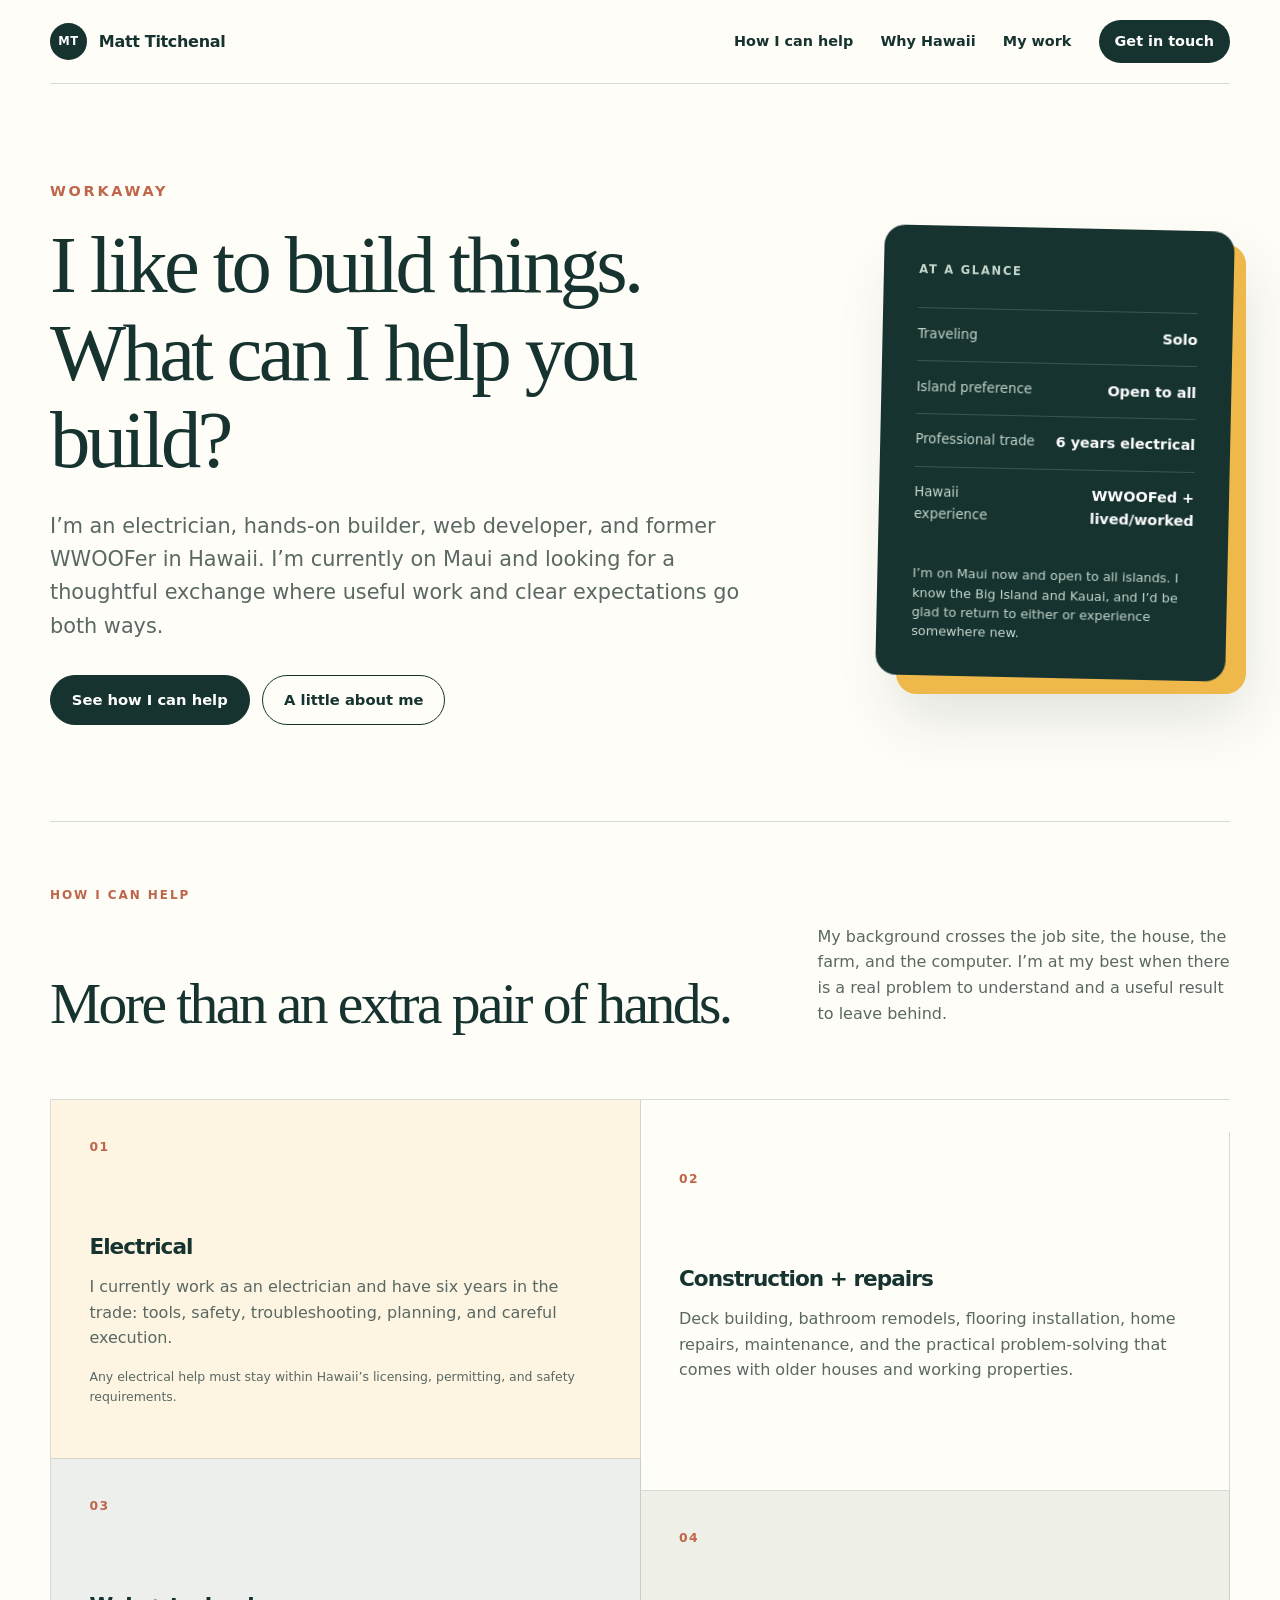
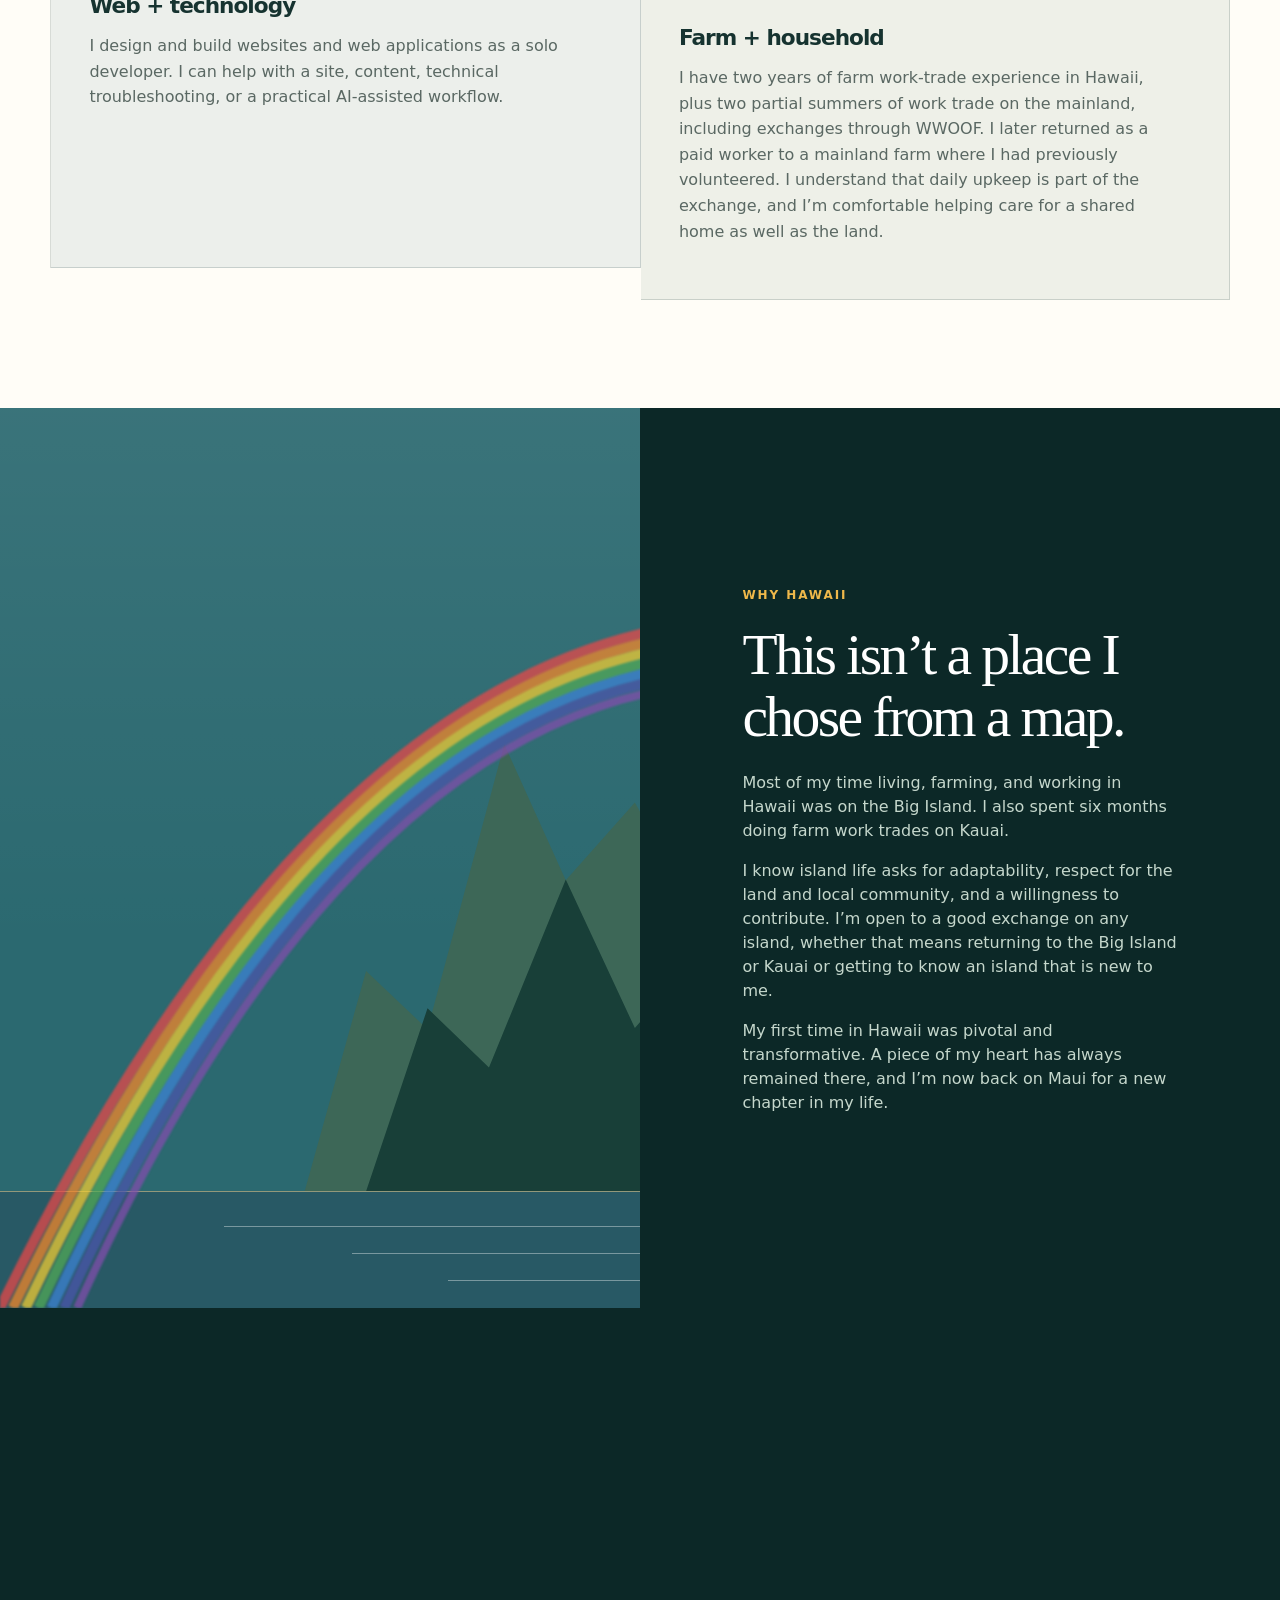
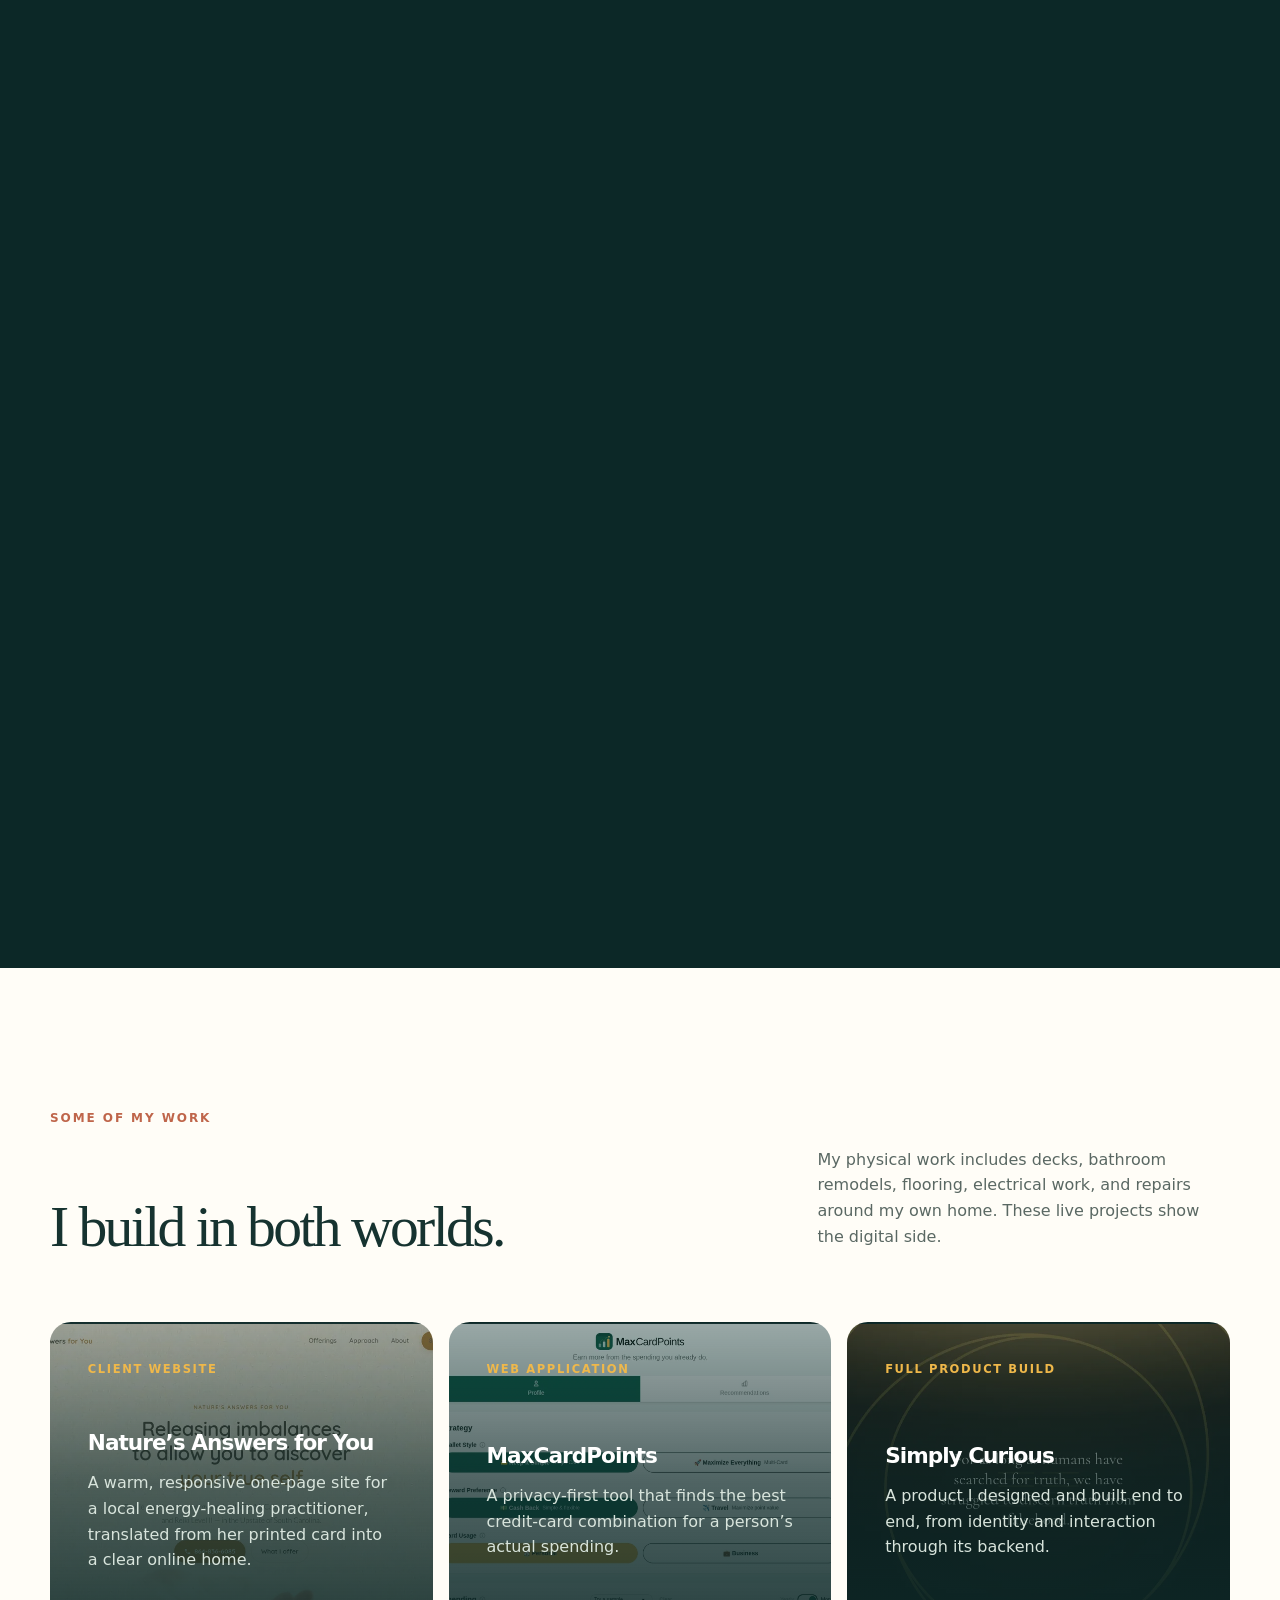
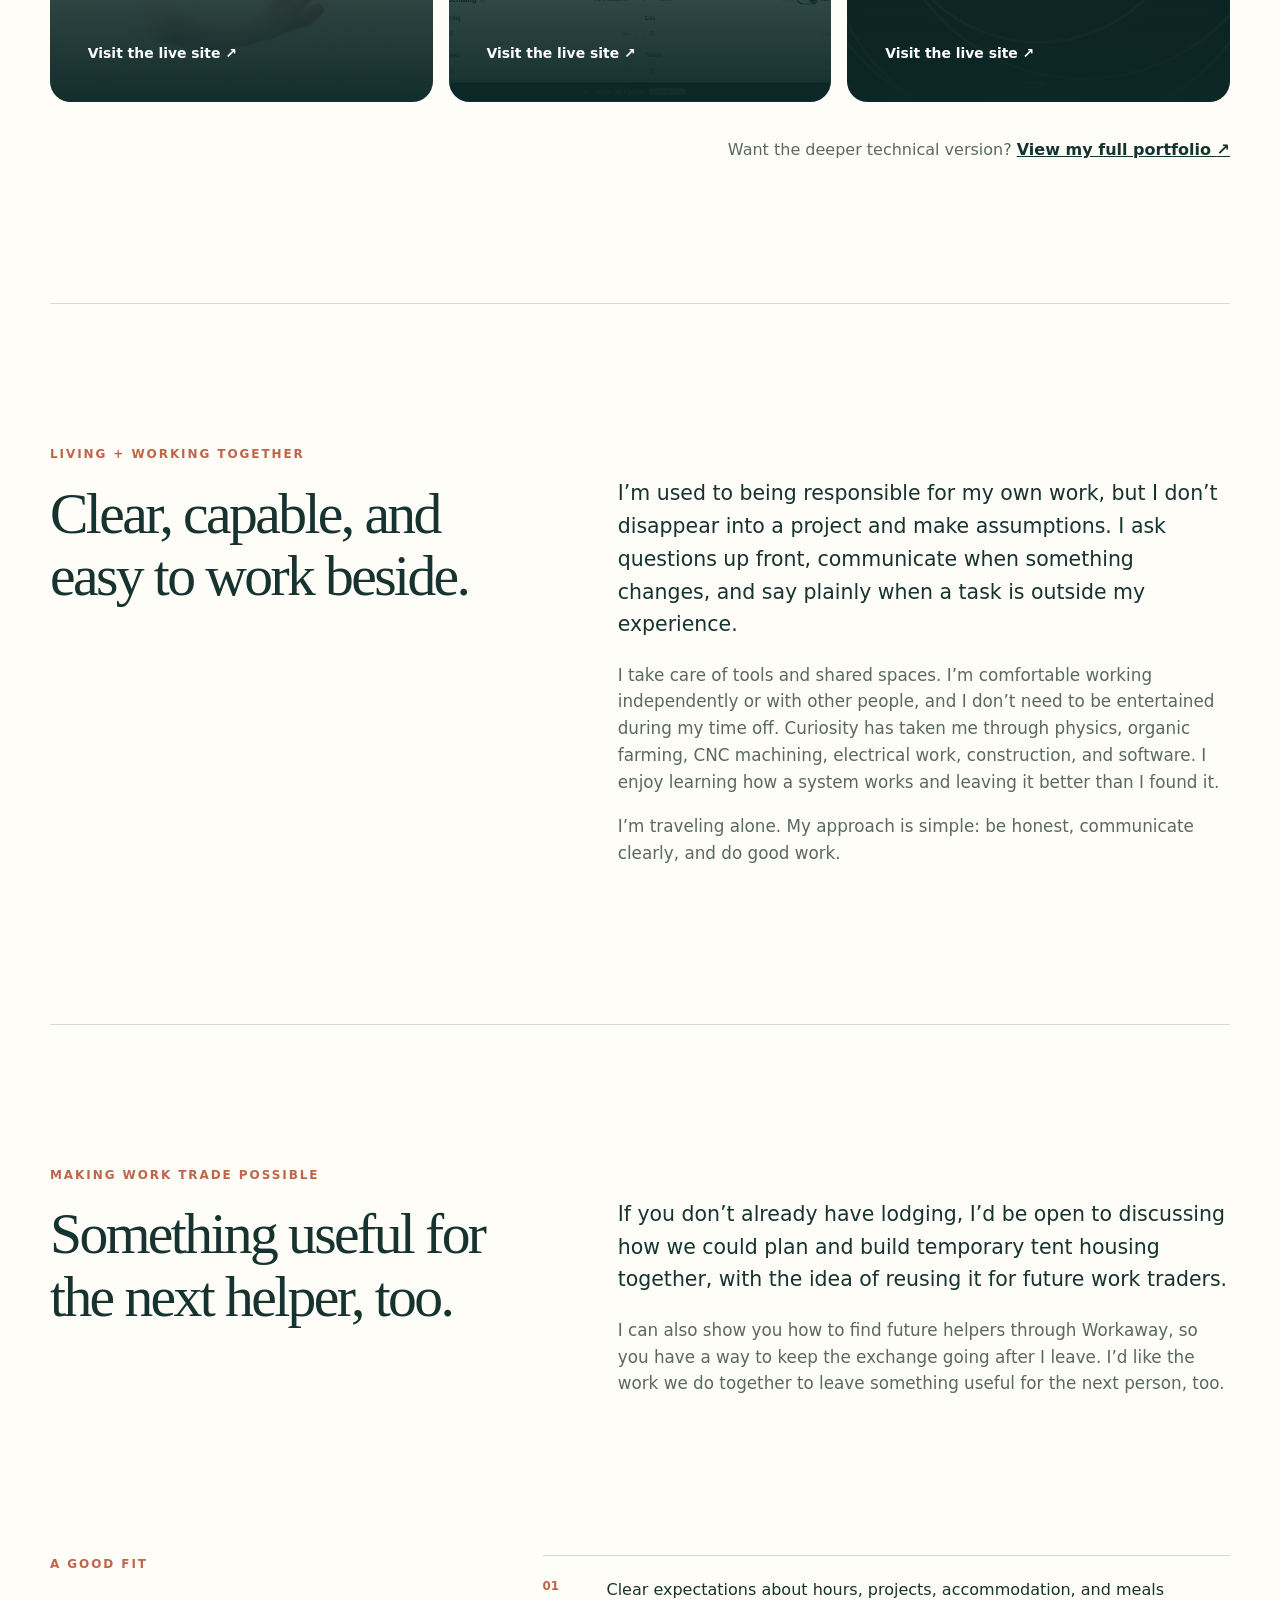
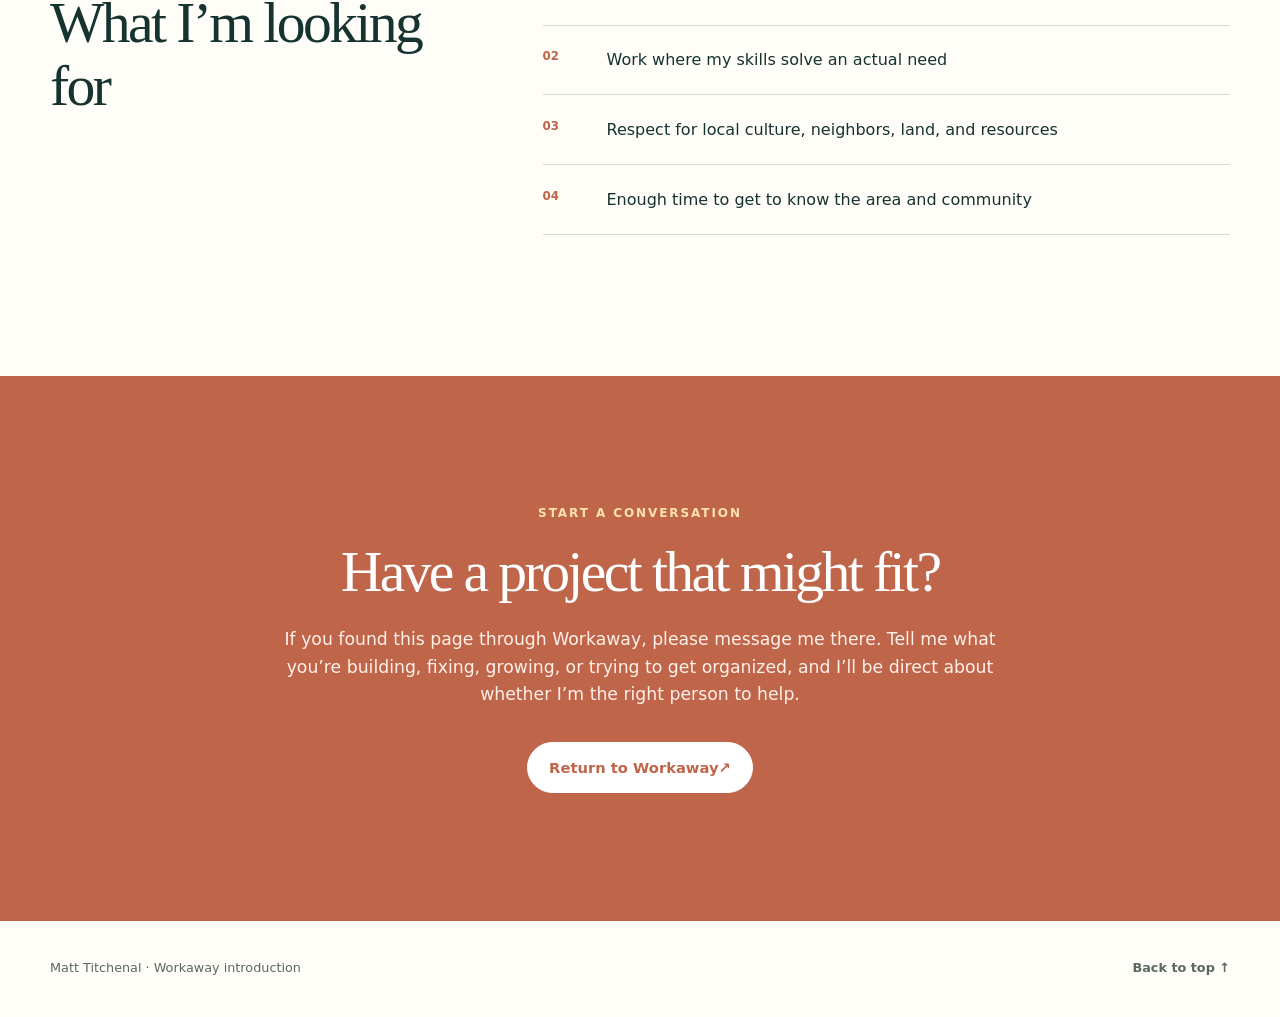
<file: index.html>
<!doctype html>
<html lang="en">
<head>
  <meta charset="UTF-8" />
  <meta name="viewport" content="width=device-width, initial-scale=1" />
  <meta name="theme-color" content="#173c3a" />
  <meta
    name="description"
    content="Matt Titchenal is an electrician, builder, web developer, and former WWOOFer in Hawaii, currently on Maui and looking for a Workaway exchange."
  />
  <title>Matt Titchenal | Workaway in Hawaii</title>
  <link rel="icon" href="assets/favicon.svg" type="image/svg+xml" />
  <link rel="stylesheet" href="styles.css" />
</head>
<body>
  <a class="skip-link" href="#main">Skip to the main content</a>

  <header class="site-header">
    <a class="wordmark" href="#top" aria-label="Matt Titchenal, back to top">
      <span class="wordmark-mark" aria-hidden="true">MT</span>
      <span>Matt Titchenal</span>
    </a>
    <nav aria-label="Main navigation">
      <a href="#skills">How I can help</a>
      <a href="#hawaii">Why Hawaii</a>
      <a href="#work">My work</a>
      <a class="nav-cta" href="#contact">Get in touch</a>
    </nav>
  </header>

  <main id="main">
    <section class="hero" id="top">
      <div class="hero-copy">
        <p class="eyebrow">Workaway</p>
        <h1>I like to build things. What can I help you build?</h1>
        <p class="lede">
          I’m an electrician, hands-on builder, web developer, and former WWOOFer in Hawaii.
          I’m currently on Maui and looking for a thoughtful exchange
          where useful work and clear expectations go both ways.
        </p>
        <div class="hero-actions">
          <a class="button button-primary" href="#skills">See how I can help</a>
          <a class="button button-secondary" href="#about">A little about me</a>
        </div>
      </div>

      <div class="snapshot-wrap">
        <aside class="snapshot" aria-label="At a glance">
          <p class="snapshot-label">At a glance</p>
          <dl>
            <div>
              <dt>Traveling</dt>
              <dd>Solo</dd>
            </div>
            <div>
              <dt>Island preference</dt>
              <dd>Open to all</dd>
            </div>
            <div>
              <dt>Professional trade</dt>
              <dd>6 years electrical</dd>
            </div>
            <div>
              <dt>Hawaii experience</dt>
              <dd>WWOOFed + lived/worked</dd>
            </div>
          </dl>
          <p class="snapshot-note">I’m on Maui now and open to all islands. I know the Big Island and Kauai, and I’d be glad to return to either or experience somewhere new.</p>
        </aside>
      </div>
    </section>

    <section class="section skills-section" id="skills">
      <div class="section-heading">
        <p class="eyebrow">How I can help</p>
        <h2>More than an extra pair of hands.</h2>
        <p>
          My background crosses the job site, the house, the farm, and the computer. I’m at my
          best when there is a real problem to understand and a useful result to leave behind.
        </p>
      </div>

      <div class="skill-grid">
        <article class="skill-card trade-card">
          <span class="skill-number">01</span>
          <h3>Electrical</h3>
          <p>
            I currently work as an electrician and have six years in the trade: tools, safety,
            troubleshooting, planning, and careful execution.
          </p>
          <p class="fine-print">
            Any electrical help must stay within Hawaii’s licensing, permitting, and safety requirements.
          </p>
        </article>

        <article class="skill-card build-card">
          <span class="skill-number">02</span>
          <h3>Construction + repairs</h3>
          <p>
            Deck building, bathroom remodels, flooring installation, home repairs, maintenance,
            and the practical problem-solving that comes with older houses and working properties.
          </p>
        </article>

        <article class="skill-card digital-card">
          <span class="skill-number">03</span>
          <h3>Web + technology</h3>
          <p>
            I design and build websites and web applications as a solo developer. I can help with
            a site, content, technical troubleshooting, or a practical AI-assisted workflow.
          </p>
        </article>

        <article class="skill-card land-card">
          <span class="skill-number">04</span>
          <h3>Farm + household</h3>
          <p>
            I have two years of farm work-trade experience in Hawaii, plus two partial summers of
            work trade on the mainland, including exchanges through WWOOF. I later returned as a
            paid worker to a mainland farm where I had previously volunteered. I understand that
            daily upkeep is part of the exchange, and I’m comfortable helping care for a shared
            home as well as the land.
          </p>
        </article>
      </div>
    </section>

    <section class="section hawaii-section" id="hawaii">
      <div class="island-stage" aria-hidden="true">
        <div class="island-art">
          <div class="sky-bodies">
            <span class="sun"></span>
            <span class="moon"></span>
          </div>
          <span class="ocean"></span>
          <svg class="rainbow" viewBox="0 0 1100 700" preserveAspectRatio="xMinYMax meet">
            <path class="rainbow-red" d="M 0 700 Q 470 -260 1160 500" />
            <path class="rainbow-orange" d="M 10 700 Q 470 -250 1160 510" />
            <path class="rainbow-gold" d="M 20 700 Q 470 -240 1160 520" />
            <path class="rainbow-green" d="M 30 700 Q 470 -230 1160 530" />
            <path class="rainbow-blue" d="M 40 700 Q 470 -220 1160 540" />
            <path class="rainbow-indigo" d="M 50 700 Q 470 -210 1160 550" />
            <path class="rainbow-violet" d="M 60 700 Q 470 -200 1160 560" />
          </svg>
          <span class="sunset-wash"></span>
          <span class="sun-reflection"></span>
          <span class="ridge ridge-back"></span>
          <span class="ridge ridge-front"></span>
          <span class="water-line water-one"></span>
          <span class="water-line water-two"></span>
          <span class="water-line water-three"></span>
        </div>
      </div>

      <div class="hawaii-copy-track">
        <div class="hawaii-copy">
          <p class="eyebrow">Why Hawaii</p>
          <h2>This isn’t a place I chose from a map.</h2>
          <p>
            Most of my time living, farming, and working in Hawaii was on the Big Island. I also
            spent six months doing farm work trades on Kauai.
          </p>
          <p>
            I know island life asks for adaptability, respect for the land and local community,
            and a willingness to contribute. I’m open to a good exchange on any island, whether
            that means returning to the Big Island or Kauai or getting to know an island that is
            new to me.
          </p>
          <p>
            My first time in Hawaii was pivotal and transformative. A piece of my heart has always
            remained there, and I’m now back on Maui for a new chapter in my life.
          </p>
        </div>
      </div>
    </section>

    <section class="section work-section" id="work">
      <div class="section-heading">
        <p class="eyebrow">Some of my work</p>
        <h2>I build in both worlds.</h2>
        <p>
          My physical work includes decks, bathroom remodels, flooring, electrical work, and
          repairs around my own home. These live projects show the digital side.
        </p>
      </div>

      <div class="work-grid">
        <a class="work-card work-card-natures" href="https://naturesanswers4u.org" target="_blank" rel="noreferrer">
          <span class="work-type">Client website</span>
          <h3>Nature’s Answers for You</h3>
          <p>
            A warm, responsive one-page site for a local energy-healing practitioner, translated
            from her printed card into a clear online home.
          </p>
          <span class="work-link">Visit the live site <span aria-hidden="true">↗</span></span>
        </a>

        <a class="work-card work-card-maxcard" href="https://maxcardpoints.com" target="_blank" rel="noreferrer">
          <span class="work-type">Web application</span>
          <h3>MaxCardPoints</h3>
          <p>A privacy-first tool that finds the best credit-card combination for a person’s actual spending.</p>
          <span class="work-link">Visit the live site <span aria-hidden="true">↗</span></span>
        </a>

        <a class="work-card work-card-simply" href="https://iamsimplycurious.com" target="_blank" rel="noreferrer">
          <span class="work-type">Full product build</span>
          <h3>Simply Curious</h3>
          <p>A product I designed and built end to end, from identity and interaction through its backend.</p>
          <span class="work-link">Visit the live site <span aria-hidden="true">↗</span></span>
        </a>
      </div>

      <p class="portfolio-link">
        Want the deeper technical version?
        <a href="https://themtset.github.io" target="_blank" rel="noreferrer">View my full portfolio <span aria-hidden="true">↗</span></a>
      </p>
    </section>

    <section class="section about-section" id="about">
      <div class="about-intro">
        <p class="eyebrow">Living + working together</p>
        <h2>Clear, capable, and easy to work beside.</h2>
      </div>

      <div class="about-body">
        <p>
          I’m used to being responsible for my own work, but I don’t disappear into a project and
          make assumptions. I ask questions up front, communicate when something changes, and say
          plainly when a task is outside my experience.
        </p>
        <p>
          I take care of tools and shared spaces. I’m comfortable working independently or with
          other people, and I don’t need to be entertained during my time off. Curiosity has taken
          me through physics, organic farming, CNC machining, electrical work, construction, and
          software. I enjoy learning how a system works and leaving it better than I found it.
        </p>
        <p>
          I’m traveling alone. My approach is simple: be honest, communicate clearly, and do
          good work.
        </p>
      </div>
    </section>

    <section class="section about-section" id="hosting">
      <div class="about-intro">
        <p class="eyebrow">Making work trade possible</p>
        <h2>Something useful for the next helper, too.</h2>
      </div>

      <div class="about-body">
        <p>
          If you don’t already have lodging, I’d be open to discussing how we could plan and
          build temporary tent housing together, with the idea of reusing it for future work
          traders.
        </p>
        <p>
          I can also show you how to find future helpers through Workaway, so you have a way to
          keep the exchange going after I leave. I’d like the work we do together to leave
          something useful for the next person, too.
        </p>
      </div>
    </section>

    <section class="section fit-section">
      <div>
        <p class="eyebrow">A good fit</p>
        <h2>What I’m looking for</h2>
      </div>
      <ul class="fit-list">
        <li><span>01</span>Clear expectations about hours, projects, accommodation, and meals</li>
        <li><span>02</span>Work where my skills solve an actual need</li>
        <li><span>03</span>Respect for local culture, neighbors, land, and resources</li>
        <li><span>04</span>Enough time to get to know the area and community</li>
      </ul>
    </section>

    <section class="contact-section" id="contact">
      <p class="eyebrow">Start a conversation</p>
      <h2>Have a project that might fit?</h2>
      <p>
        If you found this page through Workaway, please message me there. Tell me what you’re
        building, fixing, growing, or trying to get organized, and I’ll be direct about whether
        I’m the right person to help.
      </p>
      <a class="button button-light" href="https://www.workaway.info/" target="_blank" rel="noreferrer">Return to Workaway <span aria-hidden="true">↗</span></a>
    </section>
  </main>

  <footer>
    <p>Matt Titchenal · Workaway introduction</p>
    <a href="#top">Back to top ↑</a>
  </footer>
  <script src="script.js"></script>
</body>
</html>
</file>
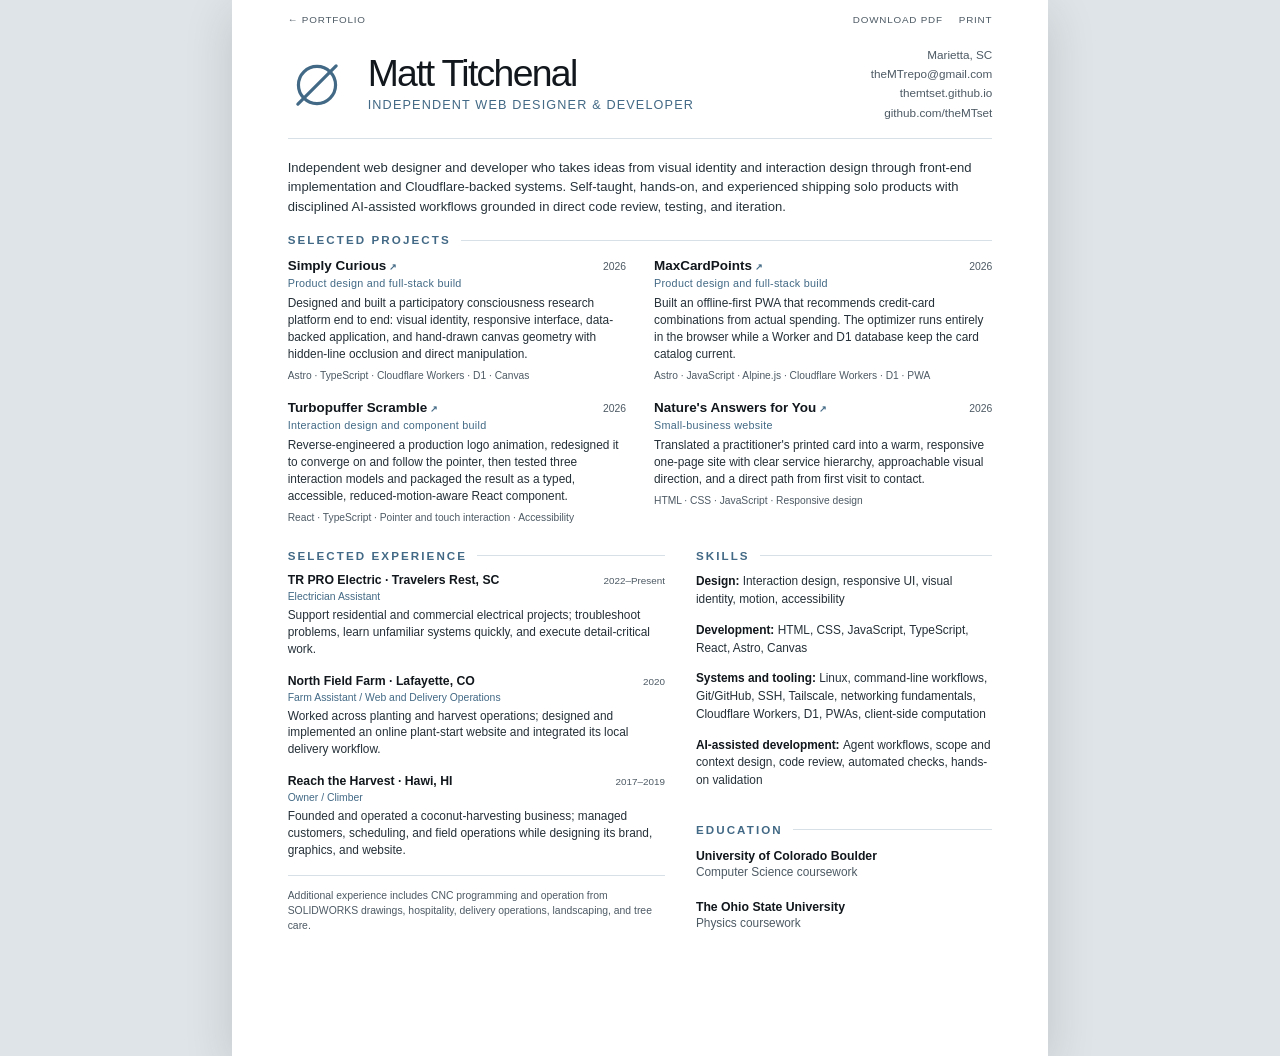
<file: resume.html>
<!doctype html>
<html lang="en">
<head>
  <meta charset="utf-8" />
  <meta name="viewport" content="width=device-width, initial-scale=1" />
  <meta name="description" content="Web designer and developer resume for Matt Titchenal." />
  <title>Matt Titchenal | Resume</title>
  <style>
    :root {
      --ink: #11171c;
      --soft: #4d5a64;
      --cold: #426985;
      --line: #d7e0e6;
      --paper: #fff;
    }

    * { box-sizing: border-box; }

    @page { size: letter; margin: 0; }

    html {
      color: var(--ink);
      background: #dfe4e8;
      font-family: Arial, sans-serif;
      font-size: 10pt;
      -webkit-print-color-adjust: exact;
      print-color-adjust: exact;
    }

    body {
      position: relative;
      width: min(8.5in, 100%);
      min-height: 11in;
      margin: 0 auto;
      padding: .5in .58in .46in;
      background: var(--paper);
    }

    a { color: inherit; text-decoration: none; }

    .actions {
      position: absolute;
      top: 14px;
      right: .58in;
      left: .58in;
      display: flex;
      align-items: center;
      justify-content: space-between;
      gap: 16px;
      color: var(--soft);
      font: 500 7.4pt/1.2 Arial, sans-serif;
      letter-spacing: .08em;
      text-transform: uppercase;
    }

    .action-group {
      display: flex;
      align-items: center;
      gap: 16px;
    }

    .actions :is(a, button) {
      padding: 0 0 2px;
      color: inherit;
      font: inherit;
      letter-spacing: inherit;
      text-transform: inherit;
      background: transparent;
      border: 0;
      border-bottom: 1px solid transparent;
      cursor: pointer;
    }

    .actions :is(a, button):hover,
    .actions :is(a, button):focus-visible {
      color: var(--cold);
      border-bottom-color: var(--cold);
      outline: none;
    }

    .header {
      display: grid;
      grid-template-columns: 62px minmax(0, 1fr) auto;
      gap: 18px;
      align-items: center;
      padding-bottom: 16px;
      border-bottom: 1px solid var(--line);
    }

    .mark {
      width: 58px;
      height: 58px;
      color: var(--cold);
    }

    .mark :is(circle, line) {
      fill: none;
      stroke: currentColor;
      stroke-linecap: round;
      stroke-width: 5.5;
    }

    h1 {
      margin: 0;
      font: 500 28pt/.95 Arial, sans-serif;
      letter-spacing: -.045em;
    }

    .role {
      margin: 7px 0 0;
      color: var(--cold);
      font: 500 9.5pt/1.2 Arial, sans-serif;
      letter-spacing: .09em;
      text-transform: uppercase;
    }

    .contact {
      display: grid;
      gap: 4px;
      justify-items: end;
      color: var(--soft);
      font-size: 8.8pt;
      line-height: 1.25;
    }

    .contact a {
      border-bottom: 1px solid transparent;
    }

    .contact a:hover { border-color: var(--cold); color: var(--cold); }

    .summary {
      margin: 19px 0 18px;
      color: #26323a;
      font-size: 9.8pt;
      line-height: 1.5;
    }

    .section-title {
      display: flex;
      align-items: center;
      gap: 10px;
      margin: 0 0 12px;
      color: var(--cold);
      font: 600 8.7pt/1 Arial, sans-serif;
      letter-spacing: .18em;
      text-transform: uppercase;
    }

    .section-title::after {
      height: 1px;
      flex: 1;
      background: var(--line);
      content: "";
    }

    .projects {
      display: grid;
      grid-template-columns: 1fr 1fr;
      gap: 18px 28px;
    }

    .project {
      break-inside: avoid;
    }

    .project-head,
    .job-head {
      display: flex;
      align-items: baseline;
      justify-content: space-between;
      gap: 10px;
    }

    .project h3,
    .job h3 {
      margin: 0;
      font: 600 10.1pt/1.2 Arial, sans-serif;
    }

    .project h3 a::after {
      color: var(--cold);
      content: "  ↗";
      font-size: 7pt;
    }

    .year {
      flex: none;
      color: var(--soft);
      font-size: 7.8pt;
      font-weight: 500;
    }

    .project-role {
      margin: 3px 0 6px;
      color: var(--cold);
      font-size: 8.1pt;
      font-weight: 500;
      letter-spacing: .025em;
    }

    .project-copy,
    .job-copy,
    .compact-copy {
      margin: 0;
      color: #253038;
      font-size: 8.9pt;
      line-height: 1.43;
    }

    .stack {
      margin: 6px 0 0;
      color: var(--soft);
      font-size: 7.7pt;
      font-weight: 500;
      line-height: 1.3;
    }

    .lower {
      display: grid;
      grid-template-columns: 1.12fr .88fr;
      gap: 31px;
      margin-top: 25px;
    }

    .job + .job { margin-top: 16px; }

    .job h3 { font-size: 9.2pt; }

    .job-meta {
      flex: none;
      color: var(--soft);
      font-size: 7.4pt;
      font-weight: 500;
      white-space: nowrap;
    }

    .job-role {
      margin: 3px 0 5px;
      color: var(--cold);
      font-size: 7.8pt;
      font-weight: 500;
    }

    .additional {
      margin: 16px 0 0;
      padding-top: 12px;
      color: var(--soft);
      font-size: 7.8pt;
      line-height: 1.45;
      border-top: 1px solid var(--line);
    }

    .side-section + .side-section { margin-top: 34px; }

    .skill-list {
      display: grid;
      gap: 13px;
      margin: 0;
    }

    .skill-list div {
      color: #253038;
      font-size: 8.9pt;
      line-height: 1.5;
    }

    .skill-list dt {
      display: inline;
      color: var(--ink);
      font-weight: 600;
    }

    .skill-list dd { display: inline; margin: 0; }

    .education-item + .education-item { margin-top: 18px; }

    .education-item strong {
      display: block;
      font: 600 9.2pt/1.35 Arial, sans-serif;
    }

    .education-item span {
      color: var(--soft);
      font-size: 8.9pt;
      line-height: 1.4;
    }

    @media screen {
      body { box-shadow: 0 12px 45px rgba(24, 35, 43, .16); }
    }

    @media screen and (max-width: 720px) {
      body {
        width: 100%;
        min-height: 100vh;
        padding: 24px 20px 40px;
      }

      .actions {
        position: static;
        margin-bottom: 24px;
      }

      .header {
        grid-template-columns: 48px minmax(0, 1fr);
        gap: 14px;
      }

      .mark { width: 46px; height: 46px; }
      h1 { font-size: 22pt; }
      .role { font-size: 8.2pt; }

      .contact {
        grid-column: 1 / -1;
        justify-items: start;
        margin-top: 3px;
      }

      .summary { margin: 17px 0; }
      .projects { grid-template-columns: 1fr; gap: 20px; }
      .lower { grid-template-columns: 1fr; gap: 30px; margin-top: 24px; }
      .side-section + .side-section { margin-top: 24px; }
    }

    @media print {
      html { background: #fff; }
      body {
        width: 8.5in;
        min-height: 11in;
        padding: .5in .58in .46in;
        box-shadow: none;
      }
      .actions { display: none; }
    }
  </style>
</head>
<body>
  <!-- Public resume: keep the phone number in the ignored application files only. The PDF
       download is generated from this page's print view and must follow the same boundary. -->
  <nav class="actions" aria-label="Resume actions">
    <a href="./">← Portfolio</a>
    <span class="action-group">
      <a href="assets/Matt_Titchenal_Resume.pdf" download>Download PDF</a>
      <button type="button" onclick="window.print()">Print</button>
    </span>
  </nav>

  <header class="header">
    <svg class="mark" viewBox="0 0 100 100" aria-label="Empty-set mark" role="img">
      <circle cx="50" cy="50" r="32" />
      <line x1="17" y1="83" x2="83" y2="17" />
    </svg>
    <div>
      <h1>Matt Titchenal</h1>
      <p class="role">Independent Web Designer &amp; Developer</p>
    </div>
    <div class="contact">
      <span>Marietta, SC</span>
      <a href="mailto:theMTrepo@gmail.com">theMTrepo@gmail.com</a>
      <a href="https://themtset.github.io">themtset.github.io</a>
      <a href="https://github.com/theMTset">github.com/theMTset</a>
    </div>
  </header>

  <p class="summary">Independent web designer and developer who takes ideas from visual identity and interaction design through front-end implementation and Cloudflare-backed systems. Self-taught, hands-on, and experienced shipping solo products with disciplined AI-assisted workflows grounded in direct code review, testing, and iteration.</p>

  <main>
    <section aria-labelledby="projects-title">
      <h2 class="section-title" id="projects-title">Selected Projects</h2>
      <div class="projects">
        <article class="project">
          <div class="project-head">
            <h3><a href="https://iamsimplycurious.com">Simply Curious</a></h3>
            <span class="year">2026</span>
          </div>
          <p class="project-role">Product design and full-stack build</p>
          <p class="project-copy">Designed and built a participatory consciousness research platform end to end: visual identity, responsive interface, data-backed application, and hand-drawn canvas geometry with hidden-line occlusion and direct manipulation.</p>
          <p class="stack">Astro · TypeScript · Cloudflare Workers · D1 · Canvas</p>
        </article>

        <article class="project">
          <div class="project-head">
            <h3><a href="https://maxcardpoints.com">MaxCardPoints</a></h3>
            <span class="year">2026</span>
          </div>
          <p class="project-role">Product design and full-stack build</p>
          <p class="project-copy">Built an offline-first PWA that recommends credit-card combinations from actual spending. The optimizer runs entirely in the browser while a Worker and D1 database keep the card catalog current.</p>
          <p class="stack">Astro · JavaScript · Alpine.js · Cloudflare Workers · D1 · PWA</p>
        </article>

        <article class="project">
          <div class="project-head">
            <h3><a href="https://github.com/theMTset/scramble-text-interaction">Turbopuffer Scramble</a></h3>
            <span class="year">2026</span>
          </div>
          <p class="project-role">Interaction design and component build</p>
          <p class="project-copy">Reverse-engineered a production logo animation, redesigned it to converge on and follow the pointer, then tested three interaction models and packaged the result as a typed, accessible, reduced-motion-aware React component.</p>
          <p class="stack">React · TypeScript · Pointer and touch interaction · Accessibility</p>
        </article>

        <article class="project">
          <div class="project-head">
            <h3><a href="http://naturesanswers4u.org">Nature's Answers for You</a></h3>
            <span class="year">2026</span>
          </div>
          <p class="project-role">Small-business website</p>
          <p class="project-copy">Translated a practitioner's printed card into a warm, responsive one-page site with clear service hierarchy, approachable visual direction, and a direct path from first visit to contact.</p>
          <p class="stack">HTML · CSS · JavaScript · Responsive design</p>
        </article>
      </div>
    </section>

    <div class="lower">
      <section aria-labelledby="experience-title">
        <h2 class="section-title" id="experience-title">Selected Experience</h2>

        <article class="job">
          <div class="job-head">
            <h3>TR PRO Electric · Travelers Rest, SC</h3>
            <span class="job-meta">2022–Present</span>
          </div>
          <p class="job-role">Electrician Assistant</p>
          <p class="job-copy">Support residential and commercial electrical projects; troubleshoot problems, learn unfamiliar systems quickly, and execute detail-critical work.</p>
        </article>

        <article class="job">
          <div class="job-head">
            <h3>North Field Farm · Lafayette, CO</h3>
            <span class="job-meta">2020</span>
          </div>
          <p class="job-role">Farm Assistant / Web and Delivery Operations</p>
          <p class="job-copy">Worked across planting and harvest operations; designed and implemented an online plant-start website and integrated its local delivery workflow.</p>
        </article>

        <article class="job">
          <div class="job-head">
            <h3>Reach the Harvest · Hawi, HI</h3>
            <span class="job-meta">2017–2019</span>
          </div>
          <p class="job-role">Owner / Climber</p>
          <p class="job-copy">Founded and operated a coconut-harvesting business; managed customers, scheduling, and field operations while designing its brand, graphics, and website.</p>
        </article>

        <p class="additional">Additional experience includes CNC programming and operation from SOLIDWORKS drawings, hospitality, delivery operations, landscaping, and tree care.</p>
      </section>

      <aside>
        <section class="side-section" aria-labelledby="skills-title">
          <h2 class="section-title" id="skills-title">Skills</h2>
          <dl class="skill-list">
            <div><dt>Design:</dt> <dd>Interaction design, responsive UI, visual identity, motion, accessibility</dd></div>
            <div><dt>Development:</dt> <dd>HTML, CSS, JavaScript, TypeScript, React, Astro, Canvas</dd></div>
            <div><dt>Systems and tooling:</dt> <dd>Linux, command-line workflows, Git/GitHub, SSH, Tailscale, networking fundamentals, Cloudflare Workers, D1, PWAs, client-side computation</dd></div>
            <div><dt>AI-assisted development:</dt> <dd>Agent workflows, scope and context design, code review, automated checks, hands-on validation</dd></div>
          </dl>
        </section>

        <section class="side-section" aria-labelledby="education-title">
          <h2 class="section-title" id="education-title">Education</h2>
          <div class="education-item">
            <strong>University of Colorado Boulder</strong>
            <span>Computer Science coursework</span>
          </div>
          <div class="education-item">
            <strong>The Ohio State University</strong>
            <span>Physics coursework</span>
          </div>
        </section>
      </aside>
    </div>
  </main>
</body>
</html>
</file>
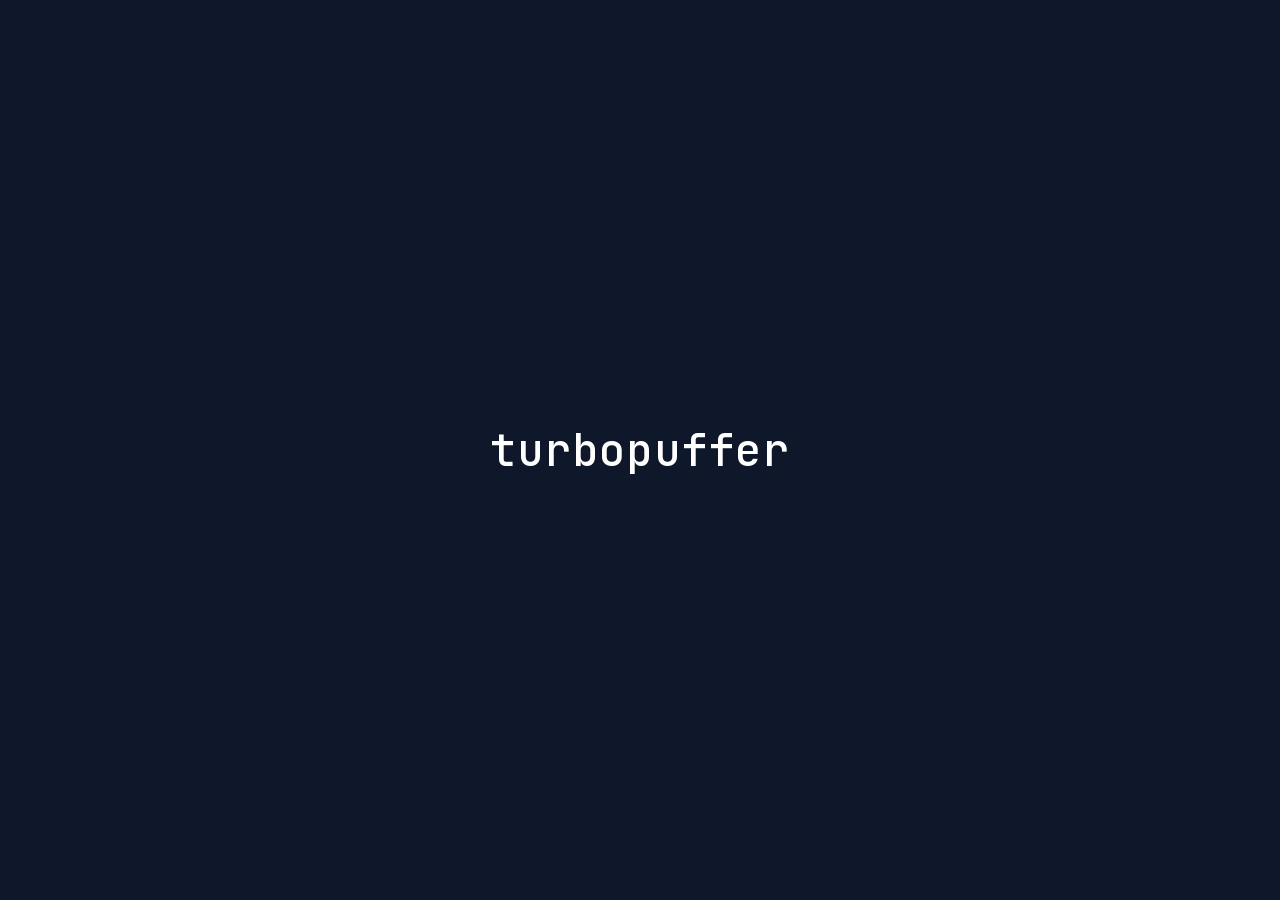
<file: assets/work/scramble-text.html>
<!doctype html>
<html lang="en">
<head>
<meta charset="utf-8" />
<title>ScrambleText</title>
<style>
  @font-face {
    font-family: "JetBrains Mono Local";
    font-weight: 500;
    font-style: normal;
    font-display: swap;
    src: url([data-uri]) format("woff2");
  }
  html, body {
    margin: 0;
    height: 100%;
    background: #0f172a;
    display: flex;
    align-items: center;
    justify-content: center;
  }
  .stage {
    font-family: "JetBrains Mono Local", ui-monospace, SFMono-Regular, Menlo, Consolas, monospace;
    font-size: clamp(28px, 8vw, 44px);
    font-weight: 500;
    color: #ffffff;
    cursor: pointer;
    user-select: none;
    touch-action: none;
    white-space: pre;
  }
  .stage span { display: inline-block; min-width: 0.62em; }
</style>
</head>
<body>
<div class="stage" id="trail"></div>
<script>
  var CHARS = "0123456789&%$#@";
  var TEXT = "turbopuffer";
  var FLICKER_MS = 450;
  var RELEASE_MS = 2000;
  var STEP_MS = 80;
  var EMULATED_MOUSE_GUARD_MS = 1200;

  var container = document.getElementById("trail");
  var charEls = TEXT.split("").map(function (ch) {
    var span = document.createElement("span");
    span.textContent = ch;
    container.appendChild(span);
    return span;
  });

  var resolveAt = new Array(TEXT.length).fill(-Infinity);
  var hoverIndex = -1;
  var ignoreMouseUntil = -Infinity;
  var rafId = null;

  function randomChar() {
    return CHARS.charAt(Math.floor(Math.random() * CHARS.length));
  }

  function render() {
    var now = performance.now();
    var active = false;
    for (var i = 0; i < TEXT.length; i++) {
      if (i === hoverIndex || now < resolveAt[i]) {
        charEls[i].textContent = randomChar();
        active = true;
      } else {
        charEls[i].textContent = TEXT[i];
      }
    }
    rafId = active ? requestAnimationFrame(render) : null;
  }

  function ensureLoop() {
    if (rafId == null) rafId = requestAnimationFrame(render);
  }

  function indexFromX(clientX) {
    var rect = container.getBoundingClientRect();
    var charWidth = rect.width / TEXT.length;
    return Math.min(TEXT.length - 1, Math.max(0, Math.floor((clientX - rect.left) / charWidth)));
  }

  function staggerFrom(entryIndex, includeEntry) {
    var now = performance.now();
    var order = [];
    for (var i = 0; i < TEXT.length; i++) {
      if (includeEntry || i !== entryIndex) order.push(i);
    }
    order.sort(function (a, b) { return Math.abs(b - entryIndex) - Math.abs(a - entryIndex); });
    order.forEach(function (idx, rank) { resolveAt[idx] = now + (rank + 1) * STEP_MS; });
  }

  function rippleInto(entryIndex) {
    staggerFrom(entryIndex, false);
    hoverIndex = entryIndex;
    ensureLoop();
  }

  function moveHoverTo(idx) {
    if (idx === hoverIndex) return;
    var now = performance.now();
    var prev = hoverIndex === -1 ? idx : hoverIndex;
    var lo = Math.min(prev, idx), hi = Math.max(prev, idx);
    for (var i = lo; i <= hi; i++) {
      if (i !== idx) resolveAt[i] = now + FLICKER_MS;
    }
    hoverIndex = idx;
    ensureLoop();
  }

  function handleMove(clientX) {
    var idx = indexFromX(clientX);
    if (hoverIndex === -1) rippleInto(idx); else moveHoverTo(idx);
  }

  function releaseHover() {
    if (hoverIndex === -1) return;
    resolveAt[hoverIndex] = performance.now() + RELEASE_MS;
    hoverIndex = -1;
    ensureLoop();
  }

  function markTouchInput() {
    ignoreMouseUntil = performance.now() + EMULATED_MOUSE_GUARD_MS;
  }

  container.addEventListener("mouseenter", function (e) {
    if (performance.now() >= ignoreMouseUntil) rippleInto(indexFromX(e.clientX));
  });
  container.addEventListener("mousemove", function (e) {
    if (performance.now() >= ignoreMouseUntil) handleMove(e.clientX);
  });
  container.addEventListener("mouseleave", releaseHover);
  container.addEventListener("touchstart", function (e) {
    markTouchInput();
    if (e.touches[0]) rippleInto(indexFromX(e.touches[0].clientX));
  }, { passive: true });
  container.addEventListener("touchmove", function (e) {
    markTouchInput();
    if (e.touches[0]) handleMove(e.touches[0].clientX);
  }, { passive: true });
  container.addEventListener("touchend", function () {
    markTouchInput();
    releaseHover();
  });
  container.addEventListener("touchcancel", function () {
    markTouchInput();
    releaseHover();
  });

  staggerFrom(Math.floor(TEXT.length / 2), true);
  ensureLoop();
</script>
</body>
</html>
</file>
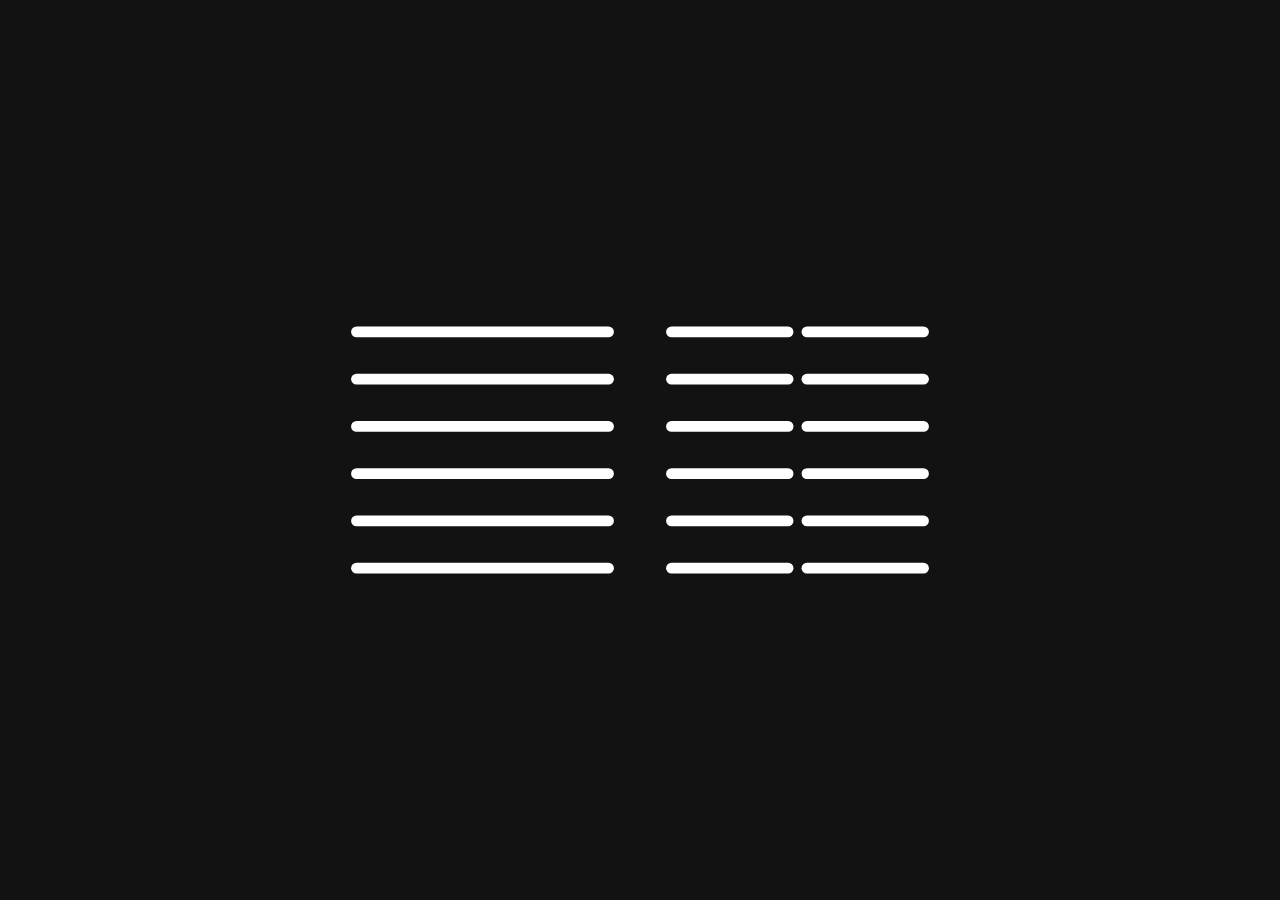
<file: assets/work/star-tetrahedron-ambient.html>
<!doctype html>
<html lang="en">
<head>
  <meta charset="utf-8" />
  <meta name="viewport" content="width=device-width, initial-scale=1" />
  <title>Interactive star tetrahedron</title>
  <!-- Generated from simply-curious/website 24f95c0314782f69706d2ec114fcafd67c1b9cfe. The source renderer and
       hidden-line implementation are preserved; this portfolio mode receives a smooth, automatic
       playhead whose speed and direction respond to page scroll, then hands the completed shape
       to ambient spin and direct orbit. -->
  <style>
    :root { color-scheme: dark; }
    html, body {
      width: 100%;
      height: 100%;
      margin: 0;
      overflow: hidden;
      background: transparent;
    }
    body {
      --mark-color: #fff;
      --bg: #020406;
      --thr-bg: #020406;
      --thr-gold: #fff;
    }
  .star-tetra-container {
    position: relative;
    display: flex;
    justify-content: center;
    align-items: center;
    width: 100%;
    /* Leave more breathing room around the geometry on desktop. The earlier -3rem overlap made
       the surrounding hero copy crowd the animation. */
    margin-top: -1.25rem;
    margin-bottom: -1.25rem;
  }
  /* The stage carries the sizing the canvas used to carry, so the canvas can simply fill it and
     the button can anchor to its corner. Size changes are driven by a FLIP transform in script
     rather than a width transition — transforms animate on the compositor, and the growth has to
     stay smooth on a phone while the renderer is still drawing every frame. */
  .star-tetra-stage {
    position: relative;
    display: block;
    width: 100%;
    max-width: 300px;
    transform-origin: center center;
    will-change: transform;
  }
  canvas {
    position: relative;
    display: block;
    width: 100%;
    height: auto;
    cursor: pointer;
    background-color: transparent;
    z-index: 1;
  }
  /* While scroll is driving the animation, name the gesture. This is the only affordance
     for it right now — worth pairing with a visible hint, since a captured scroll that
     nobody knows is captured reads as a broken page. */
  .star-tetra-container.scroll-coupled canvas {
    cursor: ns-resize;
    /* Without this the browser decides a vertical drag is a page scroll before touchmove ever
       runs, and preventDefault arrives too late to stop it — the shape ignores the first drag
       and the page lurches instead. Scoped to .scroll-coupled so the canvas scrolls like
       ordinary page content until the animation has actually been started. */
    touch-action: none;
  }
  /* Smaller footprint on mobile so the hero fits one screen */
  @media (max-width: 640px) {
    .star-tetra-container {
      margin-top: -2.25rem;
      margin-bottom: -2.25rem;
    }
    .star-tetra-stage { max-width: 210px; }
  }

  /* ---- Expanded viewer ----
     A fixed overlay rather than the Fullscreen API: iOS Safari only grants real fullscreen to
     <video>, so requestFullscreen on a div silently does nothing there. An overlay behaves the
     same on every device, which matters more here than the browser chrome going away. */
  .star-tetra-container.expanded {
    position: fixed;
    inset: 0;
    margin: 0;
    z-index: 9999;
  }
  /* Once initialized, the live canvas stays under <body> permanently. In its collapsed state it
     is absolutely positioned over the placeholder in the hero; expand/collapse can therefore
     change only styles and never detach or reattach the canvas on the landing frame. */
  .star-tetra-container.tetra-portaled:not(.expanded) {
    position: absolute;
    inset: auto;
    margin: 0;
    z-index: 0;
  }
  .star-tetra-container.expanded .star-tetra-stage { max-width: min(92vmin, 900px); }

  /* The HERO's colour specifically. #hero is painted with --thr-bg, which is a different token
     from the --bg used by the rest of the page — matching --bg was why the panel read as a
     wrong, blacker rectangle instead of the hero simply growing. */
  .tetra-backdrop {
    position: fixed;
    inset: 0;
    z-index: 0;
    background: var(--thr-bg, var(--bg, #0c0d11));
    opacity: 0;
    pointer-events: none;
    transition: opacity 420ms ease;
  }
  .star-tetra-container.expanded .tetra-backdrop { pointer-events: auto; }

  /* Stands in for the body-portaled container permanently, holding its page geometry and serving
     as the opening/closing animation's measurement target. Hidden but still laid out. */
  .tetra-placeholder { visibility: hidden; pointer-events: none; }
  .tetra-placeholder .star-tetra-stage { aspect-ratio: 1 / 1; }

  /* Centred on the shape's vertical midline and hung off its right edge — level with the widest
     part of the animation rather than up in a corner, and clear of the hero text above and below.
     The stage is transform-scaled during the grow, which would drag the controls along with it;
     the inverse scale cancels that so the icons stay a constant physical size throughout. */
  .tetra-controls {
    position: absolute;
    /* Keep the control visibly separate from the geometry while leaving it inside the wider
       container box. Expanded mode pulls it back in so it cannot run against the viewport. */
    right: -3rem;
    top: 50%;
    z-index: 10; /* above the hero text, which otherwise paints over this */
    display: flex;
    flex-direction: column;
    gap: 0.25rem;
    transform: translateY(-50%);
    transform-origin: right center;
    transition: opacity 140ms ease;
  }
  /* Ridden out rather than corrected. The controls live inside the stage, so they inherit its
     scale during the flight; counter-scaling them meant interpolating s against 1/s, which are
     not inverses at any midpoint, so the icons wobbled and snapped at the end. Fading them for
     the duration removes the problem instead of chasing it. */
  .tetra-animating .tetra-controls {
    opacity: 0;
    pointer-events: none;
  }
  .tetra-btn {
    display: grid;
    place-items: center;
    width: 2.25rem;
    height: 2.25rem;
    padding: 0;
    border: 0;
    border-radius: 0.5rem;
    background: transparent;
    color: var(--thr-gold, #c9a227);
    /* Gold identifies the affordance without making it compete with the geometry. */
    opacity: 0.46;
    cursor: pointer;
    transition: opacity 150ms ease, background-color 150ms ease;
  }
  .tetra-btn:hover,
  .tetra-btn:focus-visible { opacity: 0.9; }
  .tetra-btn:focus-visible { outline: 2px solid currentColor; outline-offset: 2px; }
  .expanded .tetra-controls { right: 0.25rem; }
  .expanded .tetra-btn { opacity: 0.6; }
  .tetra-btn svg {
    width: 1.15rem;
    height: 1.15rem;
    fill: none;
    stroke: currentColor;
    stroke-width: 2;
    stroke-linecap: round;
    stroke-linejoin: round;
  }
  /* One icon, two states — inward arrows once expanded. The button does not move between them,
     so expanding and contracting are the same target rather than a control that jumps. */
  .tetra-icon-close,
  .expanded .tetra-icon-open { display: none; }
  .expanded .tetra-icon-close { display: inline; }

  /* Roll only appears in the viewer, and reads as held-down while armed. */
  .tetra-btn-roll,
  .tetra-btn-separate { display: none; }
  .expanded .tetra-btn-roll,
  .expanded .tetra-btn-separate:not([hidden]) { display: grid; }
  .tetra-btn-roll[aria-pressed="true"] {
    opacity: 0.95;
    background: color-mix(in srgb, currentColor 18%, transparent);
  }

  @media (prefers-reduced-motion: reduce) {
    .tetra-btn { transition: none; }
    .tetra-backdrop { transition: none; }
    .star-tetra-stage { transition: none !important; }
  }

    .star-tetra-container { height: 100%; margin: 0; }
    .star-tetra-stage { width: min(100vw, 100vh); max-width: none; }
    .tetra-controls, .tetra-backdrop { display: none !important; }

    /* The shape is drawn in a square that is roughly twice its own area, and that square used
       to take every pointer and every touch — which meant a finger anywhere in the corners or
       the surrounding margin was captured, and `touch-action: none` stopped the page scrolling
       under it. The canvas now takes no pointer input at all. The circle below takes it
       instead, sized each frame to the geometry's actual projected radius, so the object
       responds only where the object is.

       Outside that circle the iframe is ordinary content: touch-action is default and nothing
       calls preventDefault, so a drag that starts off the shape scrolls the parent page the
       way a drag over any other embed does. */
    canvas { pointer-events: none; touch-action: auto; }
    .tetra-grab {
      position: absolute;
      top: 50%;
      left: 50%;
      width: 0;
      height: 0;
      border-radius: 50%;
      transform: translate(-50%, -50%);
      touch-action: none;
      cursor: grab;
      z-index: 2;
    }
    .tetra-grab:active { cursor: grabbing; }
  </style>
</head>
<body>
  <div class="star-tetra-container">
    <div class="star-tetra-stage">
      <canvas id="c" width="500" height="500" aria-label="A star tetrahedron forming automatically. Scroll changes its speed and direction; drag turns it once complete."></canvas>
      <!-- The drag target. Sized every frame to the geometry's own projected radius, so the
           only place that answers a pointer is the shape itself. -->
      <div class="tetra-grab" id="grab" aria-hidden="true"></div>
    </div>
  </div>
  <script>
(() => {
  const canvas = document.getElementById("c");
  if (canvas) {
    const ctx = canvas.getContext("2d");
    if (ctx) {
      let syncCanvasResolution2 = function() {
        const cssW = canvas.offsetWidth || W;
        const dpr = Math.min(window.devicePixelRatio || 1, 3);
        const next = Math.max(1, Math.min(3, cssW * dpr / W));
        if (next <= renderScale + 0.02) return;
        renderScale = next;
        canvas.width = Math.round(W * next);
        canvas.height = Math.round(H * next);
        ctx.lineCap = "round";
        ctx.lineJoin = "round";
      }, colorWithOpacity2 = function(color, opacity) {
        const c = color.trim();
        if (c.startsWith("#")) {
          const hex = c.slice(1);
          const full = hex.length === 3 ? hex.split("").map((h) => h + h).join("") : hex;
          const r = parseInt(full.slice(0, 2), 16);
          const g = parseInt(full.slice(2, 4), 16);
          const b = parseInt(full.slice(4, 6), 16);
          return `rgba(${r},${g},${b},${opacity})`;
        }
        if (c.startsWith("rgba(")) return c.replace(/,\s*[\d.]+\)$/, `,${opacity})`);
        if (c.startsWith("rgb(")) return c.replace("rgb(", "rgba(").replace(")", `,${opacity})`);
        return `rgba(0,0,0,${opacity})`;
      }, lightenColor2 = function(color, amount, opacity) {
        const m = colorWithOpacity2(color, 1).match(/rgba?\((\d+),\s*(\d+),\s*(\d+)/);
        if (!m) return colorWithOpacity2(color, opacity);
        const mix = (ch) => Math.round(ch + (255 - ch) * amount);
        return `rgba(${mix(+m[1])},${mix(+m[2])},${mix(+m[3])},${opacity})`;
      }, rotateY2 = function(v, a) {
        const [x, y, z] = v;
        return [
          x * Math.cos(a) + z * Math.sin(a),
          y,
          -x * Math.sin(a) + z * Math.cos(a)
        ];
      }, rotateX2 = function(v, a) {
        const [x, y, z] = v;
        return [
          x,
          y * Math.cos(a) - z * Math.sin(a),
          y * Math.sin(a) + z * Math.cos(a)
        ];
      }, qMul2 = function(a, b) {
        return [
          a[0] * b[0] - a[1] * b[1] - a[2] * b[2] - a[3] * b[3],
          a[0] * b[1] + a[1] * b[0] + a[2] * b[3] - a[3] * b[2],
          a[0] * b[2] - a[1] * b[3] + a[2] * b[0] + a[3] * b[1],
          a[0] * b[3] + a[1] * b[2] - a[2] * b[1] + a[3] * b[0]
        ];
      }, qAxis2 = function(x, y, z, a) {
        const h = a / 2, s = Math.sin(h);
        return [Math.cos(h), x * s, y * s, z * s];
      }, qNorm2 = function(q) {
        const l = Math.hypot(q[0], q[1], q[2], q[3]) || 1;
        return [q[0] / l, q[1] / l, q[2] / l, q[3] / l];
      }, qToMatrix2 = function(q) {
        const [w, x, y, z] = q;
        return [
          [1 - 2 * (y * y + z * z), 2 * (x * y - w * z), 2 * (x * z + w * y)],
          [2 * (x * y + w * z), 1 - 2 * (x * x + z * z), 2 * (y * z - w * x)],
          [2 * (x * z - w * y), 2 * (y * z + w * x), 1 - 2 * (x * x + y * y)]
        ];
      }, matApply2 = function(m, v) {
        return [
          m[0][0] * v[0] + m[0][1] * v[1] + m[0][2] * v[2],
          m[1][0] * v[0] + m[1][1] * v[1] + m[1][2] * v[2],
          m[2][0] * v[0] + m[2][1] * v[1] + m[2][2] * v[2]
        ];
      }, slerpDir2 = function(a, b, t) {
        const d = Math.max(-1, Math.min(1, a[0] * b[0] + a[1] * b[1] + a[2] * b[2]));
        if (d > 0.9995) return [b[0], b[1], b[2]];
        let axis = cross2(a, b);
        let al = Math.hypot(axis[0], axis[1], axis[2]);
        if (al < 1e-6) {
          axis = cross2(a, Math.abs(a[0]) < 0.9 ? [1, 0, 0] : [0, 1, 0]);
          al = Math.hypot(axis[0], axis[1], axis[2]);
        }
        const ax = axis[0] / al, ay = axis[1] / al, az = axis[2] / al;
        const ang = Math.acos(d) * t;
        const c = Math.cos(ang), s = Math.sin(ang);
        return [
          a[0] * c + (ay * a[2] - az * a[1]) * s,
          a[1] * c + (az * a[0] - ax * a[2]) * s,
          a[2] * c + (ax * a[1] - ay * a[0]) * s
        ];
      }, moveRod2 = function(A0, B0, A1, B1, t) {
        const v0 = [B0[0] - A0[0], B0[1] - A0[1], B0[2] - A0[2]];
        const v1 = [B1[0] - A1[0], B1[1] - A1[1], B1[2] - A1[2]];
        const l0 = Math.hypot(v0[0], v0[1], v0[2]) || 1;
        const l1 = Math.hypot(v1[0], v1[1], v1[2]) || 1;
        const dir = slerpDir2([v0[0] / l0, v0[1] / l0, v0[2] / l0], [v1[0] / l1, v1[1] / l1, v1[2] / l1], t);
        const half = (l0 + (l1 - l0) * t) / 2;
        const mid = [
          (A0[0] + B0[0]) / 2 + ((A1[0] + B1[0]) / 2 - (A0[0] + B0[0]) / 2) * t,
          (A0[1] + B0[1]) / 2 + ((A1[1] + B1[1]) / 2 - (A0[1] + B0[1]) / 2) * t,
          (A0[2] + B0[2]) / 2 + ((A1[2] + B1[2]) / 2 - (A0[2] + B0[2]) / 2) * t
        ];
        return {
          a: [mid[0] - dir[0] * half, mid[1] - dir[1] * half, mid[2] - dir[2] * half],
          b: [mid[0] + dir[0] * half, mid[1] + dir[1] * half, mid[2] + dir[2] * half]
        };
      }, cross2 = function(a, b) {
        return [
          a[1] * b[2] - a[2] * b[1],
          a[2] * b[0] - a[0] * b[2],
          a[0] * b[1] - a[1] * b[0]
        ];
      }, sub2 = function(a, b) {
        return [a[0] - b[0], a[1] - b[1], a[2] - b[2]];
      }, dot2 = function(a, b) {
        return a[0] * b[0] + a[1] * b[1] + a[2] * b[2];
      }, intersectEdgeFace2 = function(p1, p2, f1, f2, f3) {
        const edge = sub2(p2, p1);
        const normal = cross2(sub2(f2, f1), sub2(f3, f1));
        const denom = dot2(normal, edge);
        if (Math.abs(denom) < 1e-6) return null;
        const t = dot2(normal, sub2(f1, p1)) / denom;
        if (t < 0 || t > 1) return null;
        return [p1[0] + t * edge[0], p1[1] + t * edge[1], p1[2] + t * edge[2]];
      }, isPointInTriangle2 = function(p, a, b, c) {
        const v0 = sub2(c, a), v1 = sub2(b, a), v2 = sub2(p, a);
        const dot00 = dot2(v0, v0), dot01 = dot2(v0, v1), dot02 = dot2(v0, v2);
        const dot11 = dot2(v1, v1), dot12 = dot2(v1, v2);
        const invDenom = 1 / (dot00 * dot11 - dot01 * dot01);
        const u = (dot11 * dot02 - dot01 * dot12) * invDenom;
        const v = (dot00 * dot12 - dot01 * dot02) * invDenom;
        return u >= -1e-4 && v >= -1e-4 && u + v <= 1 + 1e-4;
      }, project2 = function(v) {
        const fov = 700;
        const z = v[2] + 800;
        let px = W / 2 + v[0] * fov / z;
        let py = H / 2 - v[1] * fov / z;
        if (orthoBlend !== 0) {
          const orthoScale = fov / 800;
          const ox = W / 2 + v[0] * orthoScale;
          const oy = H / 2 - v[1] * orthoScale;
          px = px + (ox - px) * orthoBlend;
          py = py + (oy - py) * orthoBlend;
        }
        if (rumbleIntensity > 0) {
          const seed = v[0] * 0.13 + v[1] * 0.071 + v[2] * 0.037;
          px += Math.sin(rumblePhase + seed) * rumbleIntensity;
          py += Math.cos(rumblePhase * 1.3 + seed * 1.7) * rumbleIntensity * 0.6;
        }
        // Every point that gets drawn passes through here, so the furthest one is the shape's
        // radius this frame — no separate silhouette maths, and it tracks the geometry while
        // it is still forming, growing, and turning.
        const rx = px - W / 2, ry = py - H / 2;
        const r2 = rx * rx + ry * ry;
        if (r2 > projMaxR2) projMaxR2 = r2;
        return [px, py];
      }, faceIsFront2 = function(v1, v2, v3, opposite) {
        const normal = cross2(sub2(v2, v1), sub2(v3, v1));
        const centroid = [(v1[0] + v2[0] + v3[0]) / 3, (v1[1] + v2[1] + v3[1]) / 3, (v1[2] + v2[2] + v3[2]) / 3];
        if (dot2(normal, sub2(centroid, opposite)) < 0) {
          normal[0] = -normal[0];
          normal[1] = -normal[1];
          normal[2] = -normal[2];
        }
        const viewVec = [-centroid[0], -centroid[1], -800 - centroid[2]];
        return dot2(normal, viewVec) > 0;
      }, makeOccluder2 = function(v1, v2, v3) {
        const n = cross2(sub2(v2, v1), sub2(v3, v1));
        return {
          v1,
          v2,
          v3,
          n,
          planeD: n[0] * v1[0] + n[1] * v1[1] + n[2] * (v1[2] + 800),
          p1: project2(v1),
          p2: project2(v2),
          p3: project2(v3)
        };
      }, buildOccluders2 = function(tet) {
        const faces = [[1, 2, 3], [0, 2, 1], [0, 3, 2], [0, 1, 3]];
        const out = [];
        for (const f of faces) {
          const v1 = tet[f[0]], v2 = tet[f[1]], v3 = tet[f[2]];
          const opp = tet[[0, 1, 2, 3].find((k) => !f.includes(k))];
          if (faceIsFront2(v1, v2, v3, opp)) out.push(makeOccluder2(v1, v2, v3));
        }
        return out;
      }, isSampleOccluded2 = function(pt, occList, projPtIn) {
        const projPt = projPtIn || project2(pt);
        const zPt = pt[2] + 800;
        for (const occ of occList) {
          const tr1 = occ.p1, tr2 = occ.p2, tr3 = occ.p3;
          if (isPointInTriangle2([projPt[0], projPt[1], 0], [tr1[0], tr1[1], 0], [tr2[0], tr2[1], 0], [tr3[0], tr3[1], 0])) {
            const den = occ.n[0] * pt[0] + occ.n[1] * pt[1] + occ.n[2] * zPt;
            if (den === 0) continue;
            const zOcc = occ.planeD / den * zPt;
            if (zOcc > 0 && zPt > zOcc + 1) return true;
          }
        }
        return false;
      }, occlusionRuns2 = function(n, test) {
        const out = new Array(n + 1);
        let prevIdx = 0;
        let prevVal = test(0);
        out[0] = prevVal;
        while (prevIdx < n) {
          const idx = Math.min(prevIdx + OCC_STEP, n);
          const val = test(idx);
          if (val === prevVal) {
            for (let k = prevIdx + 1; k <= idx; k++) out[k] = prevVal;
          } else {
            let lo = prevIdx, hi = idx;
            while (hi - lo > 1) {
              const mid = lo + hi >> 1;
              if (test(mid) === prevVal) lo = mid;
              else hi = mid;
            }
            for (let k = prevIdx + 1; k <= lo; k++) out[k] = prevVal;
            for (let k = hi; k <= idx; k++) out[k] = val;
          }
          prevIdx = idx;
          prevVal = val;
        }
        return out;
      }, drawMergingTet2 = function(verts, isRightTet, globalOpacity, occluders, hiddenOpacity, nonSilhouetteOpacity = 1, silhouetteHiddenOpacity = hiddenOpacity) {
        const edges = [[0, 1], [0, 2], [0, 3], [1, 2], [1, 3], [2, 3]];
        const faces = [[1, 2, 3], [0, 2, 1], [0, 3, 2], [0, 1, 3]];
        const ownFront = [];
        const frontFaceIndices = /* @__PURE__ */ new Set();
        for (let fi = 0; fi < faces.length; fi++) {
          const f = faces[fi];
          const v1 = verts[f[0]], v2 = verts[f[1]], v3 = verts[f[2]];
          const opp = verts[[0, 1, 2, 3].find((k) => !f.includes(k))];
          if (faceIsFront2(v1, v2, v3, opp)) {
            frontFaceIndices.add(fi);
            ownFront.push({ ...makeOccluder2(v1, v2, v3), vidx: f });
          }
        }
        const numSamples = 150;
        ctx.lineWidth = lineWidth;
        for (let i = 0; i < edges.length; i++) {
          const [a, b] = edges[i];
          const vA = verts[a], vB = verts[b];
          const borderingFaces = faces.map((f, fi) => ({ f, fi })).filter(({ f }) => f.includes(a) && f.includes(b));
          const frontBorderCount = borderingFaces.filter(({ fi }) => frontFaceIndices.has(fi)).length;
          const isSilhouetteEdge = frontBorderCount === 1;
          const edgeOpacity = globalOpacity * (isSilhouetteEdge ? 1 : nonSilhouetteOpacity);
          const edgeOccluders = occluders.concat(
            ownFront.filter((o) => !(o.vidx.includes(a) && o.vidx.includes(b)))
          );
          let gapLo = 2, gapHi = -1;
          if (isRightTet) {
            const dist3D = Math.hypot(vB[0] - vA[0], vB[1] - vA[1], vB[2] - vA[2]);
            const gapRatio = brokenLineGapWidth / dist3D;
            gapLo = 0.5 - gapRatio;
            gapHi = 0.5 + gapRatio;
          }
          const pts = [];
          const proj = [];
          const draw = [];
          for (let s = 0; s <= numSamples; s++) {
            const t = s / numSamples;
            const pt = [vA[0] + (vB[0] - vA[0]) * t, vA[1] + (vB[1] - vA[1]) * t, vA[2] + (vB[2] - vA[2]) * t];
            pts.push(pt);
            proj.push(project2(pt));
            draw.push(!(isRightTet && t > gapLo && t < gapHi));
          }
          const occl = edgeOccluders.length === 0 ? new Array(numSamples + 1).fill(false) : occlusionRuns2(numSamples, (s) => isSampleOccluded2(pts[s], edgeOccluders, proj[s]));
          const strokeRuns = (keep) => {
            let inRun = false;
            for (let s = 0; s <= numSamples; s++) {
              const q = proj[s];
              if (keep(s)) {
                if (!inRun) {
                  ctx.beginPath();
                  ctx.moveTo(q[0], q[1]);
                  inRun = true;
                } else ctx.lineTo(q[0], q[1]);
              } else if (inRun) {
                ctx.stroke();
                inRun = false;
              }
            }
            if (inRun) ctx.stroke();
          };
          if (edgeOpacity > 1e-3) {
            ctx.strokeStyle = colorWithOpacity2(textColor, edgeOpacity);
            strokeRuns((s) => draw[s] && !occl[s]);
          }
          const edgeHiddenOpacity = isSilhouetteEdge ? silhouetteHiddenOpacity : hiddenOpacity;
          if (edgeHiddenOpacity > 1e-3 && edgeOpacity > 1e-3) {
            ctx.strokeStyle = colorWithOpacity2(textColor, edgeOpacity * edgeHiddenOpacity);
            strokeRuns((s) => draw[s] && occl[s]);
          }
        }
        if (LABEL_EDGES) {
          ctx.save();
          ctx.shadowBlur = 0;
          ctx.font = "bold 15px monospace";
          ctx.textAlign = "center";
          ctx.textBaseline = "middle";
          ctx.fillStyle = "#ffffff";
          for (let i = 0; i < edges.length; i++) {
            const [a, b] = edges[i];
            const pa = project2(verts[a]), pb = project2(verts[b]);
            ctx.fillText(isRightTet ? `${i}'` : `${i}`, (pa[0] + pb[0]) / 2, (pa[1] + pb[1]) / 2);
          }
          ctx.restore();
        }
      }, getIntersectionSegments2 = function(t1, t2) {
        const edges = [[0, 1], [0, 2], [0, 3], [1, 2], [1, 3], [2, 3]];
        const faces = [[1, 2, 3], [0, 2, 1], [0, 3, 2], [0, 1, 3]];
        const cells = /* @__PURE__ */ new Map();
        const add = (fi, fj, p) => {
          const key = fi + "_" + fj;
          let arr = cells.get(key);
          if (!arr) {
            arr = [];
            cells.set(key, arr);
          }
          if (!arr.some((u) => Math.hypot(p[0] - u[0], p[1] - u[1], p[2] - u[2]) < 1)) arr.push(p);
        };
        for (let ei = 0; ei < edges.length; ei++) {
          const [a, b] = edges[ei];
          for (let fj = 0; fj < faces.length; fj++) {
            const [f1, f2, f3] = faces[fj];
            const p = intersectEdgeFace2(t1[a], t1[b], t2[f1], t2[f2], t2[f3]);
            if (p && isPointInTriangle2(p, t2[f1], t2[f2], t2[f3])) {
              for (const fi of SEAM_EDGE_FACES[ei]) add(fi, fj, p);
            }
          }
        }
        for (let ei = 0; ei < edges.length; ei++) {
          const [a, b] = edges[ei];
          for (let fi = 0; fi < faces.length; fi++) {
            const [f1, f2, f3] = faces[fi];
            const p = intersectEdgeFace2(t2[a], t2[b], t1[f1], t1[f2], t1[f3]);
            if (p && isPointInTriangle2(p, t1[f1], t1[f2], t1[f3])) {
              for (const fj of SEAM_EDGE_FACES[ei]) add(fi, fj, p);
            }
          }
        }
        const segments = [];
        cells.forEach((pts) => {
          if (pts.length >= 2) segments.push([pts[0], pts[1]]);
        });
        return segments;
      }, drawMergeSeams2 = function(segs, occluders, opacity) {
        if (opacity <= 0.01 || segs.length === 0) return;
        ctx.lineWidth = lineWidth;
        ctx.strokeStyle = colorWithOpacity2(textColor, opacity);
        const N = 64;
        for (const [pa, pb] of segs) {
          let inRun = false;
          for (let s = 0; s <= N; s++) {
            const tt = s / N;
            const pt = [pa[0] + (pb[0] - pa[0]) * tt, pa[1] + (pb[1] - pa[1]) * tt, pa[2] + (pb[2] - pa[2]) * tt];
            const q = project2(pt);
            if (!isSampleOccluded2(pt, occluders, q)) {
              if (!inRun) {
                ctx.beginPath();
                ctx.moveTo(q[0], q[1]);
                inRun = true;
              } else ctx.lineTo(q[0], q[1]);
            } else if (inRun) {
              ctx.stroke();
              inRun = false;
            }
          }
          if (inRun) ctx.stroke();
        }
      }, positionLogoBg2 = function() {
        if (!logoBg || !container) return;
        const mainEl = container.closest("main") ?? document.getElementById("hero");
        if (!mainEl) return;
        const mainRect = mainEl.getBoundingClientRect();
        const liftStr = getComputedStyle(mainEl).getPropertyValue("--hero-lift").trim();
        const liftFrac = liftStr.endsWith("%") ? (parseFloat(liftStr) || 0) / 100 : 0;
        const centerX = mainRect.width / 2;
        const centerY = mainRect.height * (0.5 - liftFrac);
        const logoBasis = Math.min(mainRect.width, 768);
        logoBg.style.left = `${centerX}px`;
        logoBg.style.top = `${centerY}px`;
        logoBg.style.width = `${logoBasis * 1.6}px`;
        logoBg.style.height = `${logoBasis * 1.6}px`;
        if (logoPulse) {
          logoPulse.style.left = `${centerX}px`;
          logoPulse.style.top = `${centerY}px`;
          logoPulse.style.width = `${logoBasis * 1.6}px`;
          logoPulse.style.height = `${logoBasis * 1.6}px`;
        }
        if (logoGlow) {
          logoGlow.style.left = `${centerX}px`;
          logoGlow.style.top = `${centerY}px`;
          logoGlow.style.width = `${logoBasis * 2.2}px`;
          logoGlow.style.height = `${logoBasis * 2.2}px`;
          logoGlow.style.transform = "translate(-50%, -50%)";
        }
      }, updateThemeColors2 = function() {
        const style = getComputedStyle(document.body);
        textColor = style.getPropertyValue("--mark-color").trim() || "rgba(0,0,0,1)";
        bgColor = style.getPropertyValue("--bg").trim() || "#fff";
      }, frame2 = function() {
        if (!ctx || !canvas) return;
        updateThemeColors2();
        breathTime++;
        const breath1 = Math.sin(breathTime / breathCycle * Math.PI * 2);
        const breath2 = Math.sin(breathTime / breathCycle2 * Math.PI * 2);
        const tide = breath1 * 0.7 + breath2 * 0.5;
        const tideNorm = (tide + 1.2) / 2.4;
        if (breathTime >= nextNudgeAt) {
          logoNudge += (Math.random() - 0.5) * 25e-4;
          nextNudgeAt = breathTime + 480 + Math.random() * 420;
        }
        logoNudge *= 0.98;
        if (connectionPulseCounter > 0) {
          targetLogoSpeed = reverseSpeed * 2 * (connectionPulseCounter / connectionPulseFrames);
        } else if (phase === "spinning" && animDirection === 1) {
          targetLogoSpeed = reverseSpeed;
        } else if (isHovered) {
          targetLogoSpeed = hoverSpeed;
        } else {
          targetLogoSpeed = ambientSpeed * (1 + 1.1 * tide) + logoNudge;
        }
        const currentScrollY = window.scrollY;
        scrollVelocity = (currentScrollY - lastScrollY) * 1e-4;
        lastScrollY = currentScrollY;
        targetLogoSpeed += Math.max(-5e-3, Math.min(5e-3, scrollVelocity));
        logoSpeed += (targetLogoSpeed - logoSpeed) * 0.05;
        logoRotation += logoSpeed;
        let logoFlareBoost = 0;
        if (logoPulse && logoPulseCounter > 0 && !NOFX) {
          const gp = logoPulseReverse ? logoPulseCounter / logoPulseFrames : 1 - logoPulseCounter / logoPulseFrames;
          const scale = 0.08 + gp * 0.92;
          const alpha = 0.18 + Math.pow(1 - gp, 1.4) * 0.37;
          const bloomRotation = logoRotation - (1 - gp) * Math.PI * 1;
          logoPulse.style.opacity = String(alpha);
          logoPulse.style.transform = `translate(-50%, -50%) scale(${scale}) rotate(${bloomRotation * (180 / Math.PI)}deg)`;
          logoPulseCounter = Math.max(0, logoPulseCounter - animSpeed);
          if (logoPulseCounter <= 0) {
            logoPulse.style.opacity = "0";
            if (!logoPulseReverse) logoFlareCounter = logoFlareFrames;
          }
        } else if (logoPulse && logoPulse.style.opacity !== "0") {
          logoPulse.style.opacity = "0";
        }
        if (logoFlareCounter > 0) {
          if (!NOFX) {
            logoFlareBoost = Math.sin(logoFlareCounter / logoFlareFrames * Math.PI) * 0.4;
          }
          logoFlareCounter = Math.max(0, logoFlareCounter - animSpeed);
        }
        if (logoBg) {
          logoBg.style.transform = `translate(-50%, -50%) rotate(${logoRotation * (180 / Math.PI)}deg)`;
          logoBg.style.opacity = String(0.22 + tideNorm * 0.06 + logoFlareBoost);
        }
        if (logoGlow) {
          logoGlow.style.opacity = String(0.04 + tideNorm * 0.06);
        }
        ctx.setTransform(renderScale, 0, 0, renderScale, 0, 0);
        ctx.clearRect(0, 0, W, H);
        // Convert last frame's furthest point into CSS pixels and resize the drag target to
        // match. W is the canvas's own coordinate space, offsetWidth is what it occupies.
        const nextRadius = Math.sqrt(projMaxR2) + GRAB_PAD;
        projMaxR2 = 0;
        if (grab && Math.abs(nextRadius - grabRadius) > 0.5) {
          grabRadius = nextRadius;
          const size = nextRadius * 2 * ((canvas.offsetWidth || W) / W);
          grab.style.width = grab.style.height = `${size.toFixed(1)}px`;
        }
        var glowTarget;
        var inviteIntensity = 0;
        if (!hasStarted) {
          invitePhase += 8e-3;
          inviteIntensity = Math.sin(invitePhase) * 0.5 + 0.5;
        }
        const connectionPulseRatio = connectionPulseCounter / connectionPulseFrames;
        if (connectionPulseCounter > 0) {
          glowTarget = 30 * connectionPulseRatio;
          connectionPulseCounter = Math.max(0, connectionPulseCounter - animSpeed);
        } else if (!hasStarted && isHovered) {
          glowTarget = 16;
        } else if (!hasStarted) {
          glowTarget = inviteIntensity * 13;
        } else {
          glowTarget = 0;
        }
        glowBlur += (glowTarget - glowBlur) * 0.05;
        ctx.shadowBlur = glowBlur;
        ctx.shadowColor = colorWithOpacity2(textColor, 0.5);
        if (connectionPulseRatio > 0 && !NOFX) {
          ctx.save();
          ctx.shadowBlur = 0;
          const flareAlpha = Math.sin(connectionPulseRatio * Math.PI) * 0.35;
          const grad = ctx.createRadialGradient(W / 2, H / 2, 0, W / 2, H / 2, W / 2);
          grad.addColorStop(0, colorWithOpacity2(textColor, flareAlpha));
          grad.addColorStop(1, colorWithOpacity2(textColor, 0));
          ctx.fillStyle = grad;
          ctx.fillRect(0, 0, W, H);
          const flashAlpha = Math.max(0, (connectionPulseRatio - 0.8) / 0.2) * 0.4;
          if (flashAlpha > 0) {
            const fr = W * 0.22;
            const fg = ctx.createRadialGradient(W / 2, H / 2, 0, W / 2, H / 2, fr);
            fg.addColorStop(0, lightenColor2(textColor, 0.55, flashAlpha));
            fg.addColorStop(1, lightenColor2(textColor, 0.55, 0));
            ctx.fillStyle = fg;
            ctx.fillRect(0, 0, W, H);
          }
          ctx.restore();
        }
        rumblePhase += 0.4;
        var rumbleTarget;
        if (!hasStarted && isHovered) {
          rumbleTarget = 1.2;
        } else if (!hasStarted && inviteIntensity > 0.6) {
          rumbleTarget = (inviteIntensity - 0.6) / 0.4 * 1.2;
        } else {
          rumbleTarget = 0;
        }
        rumbleIntensity += (rumbleTarget - rumbleIntensity) * 0.05;
        if (scrollCoupled) {
          if (scrollImpulse !== 0) {
            animVelocity += scrollImpulse;
            scrollImpulse = 0;
            if (Math.abs(animVelocity) > 0.05) restSign = animVelocity < 0 ? -1 : 1;
          } else {
            animVelocity += (restSign - animVelocity) * SETTLE;
            if (Math.abs(animVelocity - restSign) < 0.01) animVelocity = restSign;
          }
          animDirection = animVelocity < 0 ? -1 : 1;
          animSpeed = Math.abs(animVelocity);
        }
        inspectionSeparation += (inspectionSeparationTarget - inspectionSeparation) * INSPECTION_SEPARATION_EASE;
        if (Math.abs(inspectionSeparationTarget - inspectionSeparation) < 0.02) {
          inspectionSeparation = inspectionSeparationTarget;
        }
        if (AMBIENT_MODE && formationComplete && !ambientPointerDown && !returningFromOrbit && ambientReturnAt > 0 && performance.now() >= ambientReturnAt) {
          returningFromOrbit = Boolean(dragQuat[1] || dragQuat[2] || dragQuat[3]);
          ambientReturnAt = 0;
        }
        if (returningFromOrbit) {
          let q = dragQuat[0] < 0 ? [-dragQuat[0], -dragQuat[1], -dragQuat[2], -dragQuat[3]] : dragQuat;
          q = qNorm2([
            q[0] + (1 - q[0]) * DRAG_RETURN,
            q[1] * (1 - DRAG_RETURN),
            q[2] * (1 - DRAG_RETURN),
            q[3] * (1 - DRAG_RETURN)
          ]);
          const orbitSettled = 1 - q[0] < DRAG_SETTLED;
          if (orbitSettled) dragQuat = QUAT_IDENTITY;
          else dragQuat = q;
          const separationSettled = inspectionSeparation < 0.05;
          if (orbitSettled && separationSettled) {
            inspectionSeparation = 0;
            returningFromOrbit = false;
          } else {
            animSpeed = 0;
          }
        }
        if (!isPaused) {
          if (phase === "intro") {
            if (hasStarted) {
              introCounter += animDirection * animSpeed;
            }
            if (introCounter > introMax) {
              introCounter = introMax;
              phase = "preSpin";
              angle = 0;
            } else if (introCounter <= 0) {
              introCounter = 0;
              if (animDirection === -1) {
                hasStarted = false;
                // Reset the signed scroll clock with its derived direction. Leaving the
                // velocity/rest heading at -1 makes the next frame cancel the restart.
                animDirection = 1;
                animVelocity = 1;
                restSign = 1;
                angle = 0;
                xOffset = maxXOffset;
                preSpinCounter = 0;
                delayCounter = 0;
                holdCounter = 0;
                spinCounter = 0;
              }
            }
          } else if (phase === "preSpin") {
            preSpinCounter += animDirection * animSpeed;
            angle = preSpinCounter / preSpinMax * (startAngle + Math.PI * 2);
            if (preSpinCounter >= preSpinMax) {
              preSpinCounter = preSpinMax;
              angle = startAngle + Math.PI * 2;
              phase = "moving";
            } else if (preSpinCounter <= 0) {
              preSpinCounter = 0;
              angle = 0;
              phase = "intro";
            }
          } else if (phase === "moving") {
            xOffset -= mergeSpeed * animDirection * animSpeed;
            angle += mergeSpinSpeed * animDirection * animSpeed;
            if (xOffset <= 0) {
              xOffset = 0;
              phase = "holdMerge";
              connectionPulseCounter = connectionPulseFrames;
              logoPulseCounter = logoPulseFrames;
              logoPulseReverse = false;
            } else if (xOffset >= maxXOffset) {
              xOffset = maxXOffset;
              phase = "preSpin";
            }
          } else if (phase === "holdMerge") {
            holdCounter += animDirection * animSpeed;
            if (holdCounter >= holdMergeMax) {
              holdCounter = holdMergeMax;
              phase = "waiting";
            } else if (holdCounter <= 0) {
              holdCounter = 0;
              phase = "moving";
              if (animDirection === -1) {
                connectionPulseCounter = connectionPulseFrames;
              }
            }
          } else if (phase === "waiting") {
            delayCounter += animDirection * animSpeed;
            if (delayCounter >= delayMax) {
              delayCounter = delayMax;
              phase = "spinning";
              if (animDirection === -1) {
                spinCounter = 0;
              }
            } else if (delayCounter <= 0) {
              delayCounter = 0;
              phase = "holdMerge";
            }
          } else if (phase === "spinning") {
            const prevSpinCounter = spinCounter;
            spinCounter += animDirection * animSpeed;
            if (animDirection === -1) {
              if (prevSpinCounter > 180 && spinCounter <= 180) {
                logoFlareCounter = logoFlareFrames;
              }
              if (prevSpinCounter > 110 && spinCounter <= 110) {
                logoPulseCounter = logoPulseFrames;
                logoPulseReverse = true;
              }
            }
            angle += spinSpeed * animDirection * animSpeed;
            activeSpinFrames += animDirection * animSpeed;
            if (animDirection === 1 && activeSpinFrames >= activeFramesPerRevolution * spinRevolutions) {
              activeSpinFrames = activeFramesPerRevolution * spinRevolutions;
              angle = startAngle + Math.PI * 2;
              phase = "tilted";
            }
            if (animDirection === -1 && spinCounter <= 0) {
              spinCounter = 0;
              phase = "waiting";
            }
          } else if (phase === "tilted") {
            tiltCounter += animDirection * animSpeed;
            tiltAngle = tiltAngleTarget * Math.min(1, Math.max(0, tiltCounter / tiltInFrames));
            if (tiltCounter >= tiltInFrames) {
              tiltCounter = tiltInFrames;
              phase = "starHold";
            } else if (tiltCounter <= 0) {
              tiltCounter = 0;
              if (animDirection === -1) {
                phase = "spinning";
              }
            }
          } else if (phase === "starHold") {
            starHoldCounter += animDirection * animSpeed;
            if (starHoldCounter >= starHoldFrames) {
              starHoldCounter = starHoldFrames;
              phase = "starReveal";
            } else if (starHoldCounter <= 0) {
              starHoldCounter = 0;
              phase = "tilted";
            }
          } else if (phase === "starReveal") {
            starRevealCounter += animDirection * animSpeed;
            const p = Math.min(1, Math.max(0, starRevealCounter / starRevealFrames));
            starFadeOpacity = 1 - p;
            orthoBlend = p;
            if (starRevealCounter >= starRevealFrames) {
              starRevealCounter = starRevealFrames;
              phase = "starOfDavid";
            } else if (starRevealCounter <= 0) {
              starRevealCounter = 0;
              phase = "starHold";
            }
          } else if (phase === "starOfDavid") {
            if (animDirection === -1) {
              phase = "starReveal";
            } else if (PREVIEW_SPIN) {
              previewSpinAngle += spinSpeed;
            }
          }
        }
        if (AMBIENT_MODE && formationComplete && !REDUCED_MOTION && !ambientPointerDown && !returningFromOrbit && ambientReturnAt === 0) {
          angle += AMBIENT_SPIN_SPEED;
        }
        let t1, t2;
        const dragM = dragQuat[1] || dragQuat[2] || dragQuat[3] ? qToMatrix2(dragQuat) : null;
        const place = (v, ox) => {
          const r = rotateX2(rotateY2([-(v[0] + ox), v[1], v[2]], -angle), tiltAngle);
          return dragM ? matApply2(dragM, r) : r;
        };
        const renderedOffset = xOffset + inspectionSeparation;
        t1 = tet1Base.map((v) => place(v, renderedOffset));
        t2 = tet2Base.map((v) => place(v, -renderedOffset));
        if (PREVIEW_SPIN && previewSpinAngle !== 0) {
          t1 = t1.map((v) => rotateY2(v, previewSpinAngle));
          t2 = t2.map((v) => rotateY2(v, previewSpinAngle));
        }
        let globalOpacityMod = 1;
        if (isHovered && phase !== "intro") {
          globalOpacityMod = 1.2;
        }
        const mergeHiddenOpacity = phase === "preSpin" ? Math.max(0, 1 - preSpinCounter / preSpinMax / mergeFadeEnd) : 0;
        if (phase === "intro") {
          const t = Math.min(introCounter / introMax, 1);
          const edges = [[0, 1], [0, 2], [0, 3], [1, 2], [1, 3], [2, 3]];
          const drawInterpolated = (base, isLeft, isRightTet) => {
            const xSign = isLeft ? 1 : -1;
            const finalVerts = base.map((v) => [-(v[0] + xSign * xOffset), v[1], v[2]]);
            ctx.lineWidth = lineWidth;
            edges.forEach((edge, i) => {
              const [vIdxA, vIdxB] = edge;
              const targetA = finalVerts[vIdxA];
              const targetB = finalVerts[vIdxB];
              const y = (i - 2.5) * 30;
              const xHalf = 80;
              const startA = [-(xSign * xOffset - xHalf), y, 0];
              const startB = [-(xSign * xOffset + xHalf), y, 0];
              const rod = moveRod2(startA, startB, targetA, targetB, t);
              const currA = rod.a;
              const currB = rod.b;
              const pA = project2(currA);
              const pB = project2(currB);
              const currentOpacity = 1;
              ctx.strokeStyle = colorWithOpacity2(textColor, currentOpacity);
              if (isRightTet) {
                const dist3D = Math.hypot(currB[0] - currA[0], currB[1] - currA[1], currB[2] - currA[2]);
                const gapRatio = brokenLineGapWidth / dist3D;
                const t1_end = 0.5 - gapRatio;
                const t2_start = 0.5 + gapRatio;
                const m1 = [currA[0] + (currB[0] - currA[0]) * t1_end, currA[1] + (currB[1] - currA[1]) * t1_end, currA[2] + (currB[2] - currA[2]) * t1_end];
                const m2 = [currA[0] + (currB[0] - currA[0]) * t2_start, currA[1] + (currB[1] - currA[1]) * t2_start, currA[2] + (currB[2] - currA[2]) * t2_start];
                const qM1 = project2(m1), qM2 = project2(m2);
                ctx.beginPath();
                ctx.moveTo(pA[0], pA[1]);
                ctx.lineTo(qM1[0], qM1[1]);
                ctx.stroke();
                ctx.beginPath();
                ctx.moveTo(qM2[0], qM2[1]);
                ctx.lineTo(pB[0], pB[1]);
                ctx.stroke();
              } else {
                ctx.beginPath();
                ctx.moveTo(pA[0], pA[1]);
                ctx.lineTo(pB[0], pB[1]);
                ctx.stroke();
              }
            });
          };
          drawInterpolated(tet1Base, true, false);
          drawInterpolated(tet2Base, false, true);
        } else if (phase === "moving" || phase === "preSpin" || phase === "holdMerge") {
          const occ1 = buildOccluders2(t1);
          const occ2 = buildOccluders2(t2);
          drawMergingTet2(t1, false, 1, occ2, mergeHiddenOpacity);
          drawMergingTet2(t2, true, 1, occ1, mergeHiddenOpacity);
          const segs = phase === "preSpin" || NOFX ? [] : getIntersectionSegments2(t1, t2);
          drawMergeSeams2(segs, occ1.concat(occ2), 1);
        } else {
          const occ1 = buildOccluders2(t1);
          const occ2 = buildOccluders2(t2);
          const orbitFromRest = Math.min(1, Math.hypot(dragQuat[1], dragQuat[2], dragQuat[3]) * 5);
          const structuralEdgeOpacity = Math.max(starFadeOpacity, orbitFromRest);
          const outlineRevealOpacity = (1 - starFadeOpacity) * (1 - orbitFromRest);
          drawMergingTet2(t1, false, globalOpacityMod, occ2, 0, structuralEdgeOpacity, outlineRevealOpacity);
          drawMergingTet2(t2, true, globalOpacityMod, occ1, 0, structuralEdgeOpacity, outlineRevealOpacity);
          const segs = NOFX ? [] : getIntersectionSegments2(t1, t2);
          drawMergeSeams2(segs, occ1.concat(occ2), starFadeOpacity * globalOpacityMod);
        }
        requestAnimationFrame(frame2);
      }, coupleScroll2 = function() {
        if (REDUCED_MOTION || scrollCoupled || !hasStarted) return;
        scrollCoupled = true;
        scrollHost?.classList.add("scroll-coupled");
      }, decoupleScroll2 = function() {
        if (!scrollCoupled) return;
        scrollCoupled = false;
        scrollImpulse = 0;
        animVelocity = restSign;
        animDirection = restSign;
        animSpeed = 1;
        scrollHost?.classList.remove("scroll-coupled");
      }, atSequenceEnd2 = function(sign) {
        return sign > 0 ? phase === "starOfDavid" : phase === "intro" && introCounter <= 0;
      }, applyPointerDrag2 = function(x, y, sdx, sdy) {
        if (rollMode) {
          const r = canvas.getBoundingClientRect();
          const cx = r.left + r.width / 2, cy = r.top + r.height / 2;
          const before = Math.atan2(y - sdy - cy, x - sdx - cx);
          const after = Math.atan2(y - cy, x - cx);
          let d = after - before;
          if (d > Math.PI) d -= Math.PI * 2;
          if (d < -Math.PI) d += Math.PI * 2;
          dragQuat = qNorm2(qMul2(qAxis2(0, 0, 1, -d), dragQuat));
          return;
        }
        const dq = qMul2(
          qAxis2(0, 1, 0, -sdx * DRAG_GAIN),
          // sideways travel turns it about screen-up
          qAxis2(1, 0, 0, -sdy * DRAG_GAIN)
          // vertical travel tips it about screen-right
        );
        dragQuat = qNorm2(qMul2(dq, dragQuat));
      }, twoFingerAngle2 = function(e) {
        if (e.touches.length < 2) return null;
        const a = e.touches[0], b = e.touches[1];
        return Math.atan2(b.clientY - a.clientY, b.clientX - a.clientX);
      }, updateSeparationControl2 = function() {
        if (!separateBtn) return;
        const available = expanded && isPaused && SEPARABLE_PHASES.has(phase);
        separateBtn.hidden = !available;
        if (!available) {
          inspectionSeparationTarget = 0;
          separateBtn.setAttribute("aria-pressed", "false");
          separateBtn.setAttribute("aria-label", "Pull tetrahedra apart");
        }
      }, takeScrollLock2 = function() {
        const root = document.documentElement;
        const gap = window.innerWidth - root.clientWidth;
        if (gap > 0) document.body.style.paddingRight = `${gap}px`;
        root.style.overflow = "hidden";
        root.style.overscrollBehavior = "none";
        document.body.style.overflow = "hidden";
        document.body.style.overscrollBehavior = "none";
      }, releaseScrollLock2 = function() {
        const root = document.documentElement;
        root.style.overflow = "";
        root.style.overscrollBehavior = "";
        document.body.style.overflow = "";
        document.body.style.overscrollBehavior = "";
        document.body.style.paddingRight = "";
      }, positionPortaledContainer2 = function() {
        if (!scrollHost || expanded) return;
        const box = placeholder.getBoundingClientRect();
        scrollHost.style.left = `${box.left + window.scrollX}px`;
        scrollHost.style.top = `${box.top + window.scrollY}px`;
        scrollHost.style.width = `${box.width}px`;
        scrollHost.style.height = `${box.height}px`;
      }, updatePortalPresentation2 = function(animate) {
        if (!scrollHost || expanded) return;
        positionPortaledContainer2();
        const hero = hexParent?.closest("#hero");
        const baseOpacity = hero ? hero.classList.contains("finale") ? 1 : 0.1 : Math.max(0, Math.min(1, Number.parseFloat(getComputedStyle(hexParent ?? scrollHost).opacity) || 1));
        const scrollOpacity = Math.max(0, 1 - window.scrollY / 300);
        scrollHost.style.transition = animate ? "opacity 1.6s ease" : "";
        scrollHost.style.opacity = String(baseOpacity * scrollOpacity);
        scrollHost.style.pointerEvents = hexParent ? getComputedStyle(hexParent).pointerEvents : "";
      }, setExpanded2 = function(next) {
        if (expanded === next || !scrollHost || !stage) return;
        expanded = next;
        const first = stage.getBoundingClientRect();
        window.clearTimeout(closingTimer);
        if (next) {
          if (hexParent) hexParent.style.opacity = "1";
          scrollHost.style.transition = "";
          scrollHost.style.pointerEvents = "";
          for (const property of ["left", "top", "width", "height"]) {
            scrollHost.style.removeProperty(property);
          }
          scrollHost.classList.add("expanded");
        }
        if (backdrop) {
          backdrop.style.transition = "none";
          backdrop.style.opacity = next ? "0" : "1";
          void backdrop.offsetWidth;
          backdrop.style.transition = `opacity ${EXPAND_MS}ms ease`;
          backdrop.style.opacity = next ? "1" : "0";
        }
        if (!next) setRollMode2(false);
        for (const el of [logoBg, logoPulse, logoGlow]) {
          if (el) el.style.display = next ? "none" : "";
        }
        if (next) takeScrollLock2();
        if (expandBtn) {
          expandBtn.setAttribute("aria-label", next ? "Exit full screen" : "Expand to full screen");
          expandBtn.setAttribute("aria-pressed", String(next));
        }
        updateSeparationControl2();
        if (container) container.style.opacity = "1";
        const restBox = stage.getBoundingClientRect();
        const otherBox = next ? first : placeholderStage.getBoundingClientRect();
        const scale = restBox.width ? otherBox.width / restBox.width : 1;
        const dx = otherBox.left + otherBox.width / 2 - (restBox.left + restBox.width / 2);
        const dy = otherBox.top + otherBox.height / 2 - (restBox.top + restBox.height / 2);
        const offset = `translate(${dx}px, ${dy}px) scale(${scale})`;
        scrollHost.classList.add("tetra-animating");
        stage.style.transition = "none";
        stage.style.transform = next ? offset : "";
        void stage.offsetWidth;
        stage.style.transition = `transform ${EXPAND_MS}ms cubic-bezier(0.22, 0.61, 0.36, 1)`;
        stage.style.transform = next ? "" : offset;
        let finished = false;
        const finish = () => {
          if (finished) return;
          finished = true;
          window.clearTimeout(closingTimer);
          stage.removeEventListener("transitionend", onEnd);
          scrollHost.classList.remove("tetra-animating");
          stage.style.transition = "";
          stage.style.transform = "";
          if (!next) {
            positionPortaledContainer2();
            scrollHost.classList.remove("expanded");
            releaseScrollLock2();
            if (hexParent) hexParent.style.opacity = "";
            updatePortalPresentation2(true);
          }
          syncCanvasResolution2();
          positionLogoBg2();
        };
        const onEnd = (e) => {
          if (e.target === stage && e.propertyName === "transform") finish();
        };
        stage.addEventListener("transitionend", onEnd);
        closingTimer = window.setTimeout(finish, EXPAND_MS + 120);
      }, revealExpandButton2 = function() {
        if (controls) controls.hidden = false;
      }, setRollMode2 = function(next) {
        rollMode = next;
        rollBtn?.setAttribute("aria-pressed", String(next));
      };
      var syncCanvasResolution = syncCanvasResolution2, colorWithOpacity = colorWithOpacity2, lightenColor = lightenColor2, rotateY = rotateY2, rotateX = rotateX2, qMul = qMul2, qAxis = qAxis2, qNorm = qNorm2, qToMatrix = qToMatrix2, matApply = matApply2, slerpDir = slerpDir2, moveRod = moveRod2, cross = cross2, sub = sub2, dot = dot2, intersectEdgeFace = intersectEdgeFace2, isPointInTriangle = isPointInTriangle2, project = project2, faceIsFront = faceIsFront2, makeOccluder = makeOccluder2, buildOccluders = buildOccluders2, isSampleOccluded = isSampleOccluded2, occlusionRuns = occlusionRuns2, drawMergingTet = drawMergingTet2, getIntersectionSegments = getIntersectionSegments2, drawMergeSeams = drawMergeSeams2, positionLogoBg = positionLogoBg2, updateThemeColors = updateThemeColors2, frame = frame2, coupleScroll = coupleScroll2, decoupleScroll = decoupleScroll2, atSequenceEnd = atSequenceEnd2, applyPointerDrag = applyPointerDrag2, twoFingerAngle = twoFingerAngle2, updateSeparationControl = updateSeparationControl2, takeScrollLock = takeScrollLock2, releaseScrollLock = releaseScrollLock2, positionPortaledContainer = positionPortaledContainer2, updatePortalPresentation = updatePortalPresentation2, setExpanded = setExpanded2, revealExpandButton = revealExpandButton2, setRollMode = setRollMode2;
      ctx.lineCap = "round";
      ctx.lineJoin = "round";
      const W = 500, H = 500;
      let renderScale = 1;
      // Accumulated by project2 during a frame; read at the top of the next one to size the
      // grab target. A frame behind is imperceptible and avoids a second projection pass.
      let projMaxR2 = 0;
      let grabRadius = 0;
      const grab = document.getElementById("grab");
      // A finger is wider than a wireframe edge, so the circle is a touch larger than the
      // silhouette. Small enough that it still reads as touching the object.
      const GRAB_PAD = 10;
      const PREVIEW_SPIN = new URLSearchParams(window.location.search).has("previewSpin");
      const _q = new URLSearchParams(window.location.search);
      const FREEZE = _q.get("freeze");
      const FREEZE_P = parseFloat(_q.get("p") || "0.5");
      const FREEZE_X = parseFloat(_q.get("x") || "40");
      const LABEL_EDGES = _q.has("label");
      const NOFX = _q.has("nofx");
      const R = 180;
      const y1 = R;
      const y2 = -R / 3;
      const xzR = Math.sqrt(8 / 9) * R;
      const tet1Base = [
        [0, y1, 0],
        // Apex
        [xzR, y2, 0],
        // Base point 1
        [xzR * Math.cos(2 * Math.PI / 3), y2, xzR * Math.sin(2 * Math.PI / 3)],
        // Base point 2
        [xzR * Math.cos(4 * Math.PI / 3), y2, xzR * Math.sin(4 * Math.PI / 3)]
        // Base point 3
      ];
      const tet2Base = tet1Base.map((v) => [-v[0], -v[1], -v[2]]);
      const OCC_STEP = 5;
      const SEAM_EDGE_FACES = [[1, 3], [1, 2], [2, 3], [0, 1], [0, 3], [0, 2]];
      const AMBIENT_MODE = true;
      const AMBIENT_SPIN_SPEED = 35e-4;
      const AMBIENT_RETURN_DELAY_MS = 2e3;
      let formationComplete = false;
      let angle = 0;
      let previewSpinAngle = 0;
      const maxXOffset = 100;
      let xOffset = maxXOffset;
      let phase = "intro";
      let isPaused = true;
      let inspectionSeparation = 0;
      let inspectionSeparationTarget = 0;
      const INSPECTION_SEPARATION_MAX = 72;
      const INSPECTION_SEPARATION_EASE = 0.1;
      let animDirection = 1;
      const SPEED_PARAM = parseFloat(_q.get("speed") ?? "");
      let animSpeed = Number.isFinite(SPEED_PARAM) && SPEED_PARAM > 0 ? SPEED_PARAM : 1;
      const REDUCED_MOTION = window.matchMedia("(prefers-reduced-motion: reduce)").matches;
      const TOUCH_GAIN = 0.045;
      const SETTLE = 0.06;
      let scrollCoupled = false;
      let scrollImpulse = 0;
      let animVelocity = 1;
      let restSign = 1;
      const DRAG_GAIN = 8e-3;
      const DRAG_RETURN = 0.08;
      const DRAG_SETTLED = 5e-4;
      const QUAT_IDENTITY = [1, 0, 0, 0];
      let dragQuat = QUAT_IDENTITY;
      let dragging = false;
      let returningFromOrbit = false;
      let dragMoved = false;
      let ambientPointerDown = false;
      let ambientReturnAt = 0;
      let delayCounter = 0;
      const delayMax = 45;
      let holdCounter = 0;
      const holdMergeMax = 120;
      let introCounter = 0;
      const introMax = 240;
      let hasStarted = true;
      let preSpinCounter = 0;
      const preSpinMax = 600;
      const mergeFadeEnd = 0.55;
      const startAngleDegrees = 209.88;
      const startAngle = startAngleDegrees * Math.PI / 180;
      let spinCounter = 0;
      let activeSpinFrames = 0;
      const spinRevolutions = 2;
      let tiltAngle = 0;
      let tiltCounter = 0;
      const tiltInFrames = 180;
      const tiltAngleDegrees = 90;
      const tiltAngleTarget = tiltAngleDegrees * Math.PI / 180;
      let starHoldCounter = 0;
      const starHoldFrames = 60;
      let starRevealCounter = 0;
      const starRevealFrames = 90;
      let starFadeOpacity = 1;
      let orthoBlend = 0;
      const mergeSpeed = 0.6;
      const mergeSpinSpeed = 0;
      const spinSpeed = 0.012;
      const activeFramesPerRevolution = Math.round(Math.PI * 2 / spinSpeed);
      const lineWidth = 6;
      const brokenLineGapWidth = lineWidth * 1;
      let textColor = "rgba(0,0,0,1)";
      let bgColor = "#fff";
      let glowBlur = 0;
      let invitePhase = 0;
      let connectionPulseCounter = 0;
      const connectionPulseFrames = 60;
      let logoPulseCounter = 0;
      const logoPulseFrames = 275;
      let logoFlareCounter = 0;
      const logoFlareFrames = 70;
      let logoPulseReverse = false;
      let rumbleIntensity = 0;
      let rumblePhase = 0;
      const logoBg = document.getElementById("logo-bg");
      const logoGlow = document.getElementById("logo-glow");
      const logoPulse = document.getElementById("logo-pulse");
      const container = canvas.closest(".star-tetra-container");
      positionLogoBg2();
      syncCanvasResolution2();
      window.addEventListener("resize", () => {
        syncCanvasResolution2();
        positionLogoBg2();
      }, { passive: true });
      window.addEventListener("scroll", () => {
        if (!container) return;
        if (container.classList.contains("expanded")) {
          container.style.opacity = "1";
          return;
        }
        if (container.classList.contains("tetra-portaled")) {
          updatePortalPresentation2(false);
          return;
        }
        container.style.opacity = String(Math.max(0, 1 - window.scrollY / 300));
      }, { passive: true });
      let logoRotation = 0;
      let logoSpeed = 2e-3;
      let targetLogoSpeed = 2e-3;
      const ambientSpeed = 2e-3;
      const hoverSpeed = 5e-4;
      const reverseSpeed = -4e-3;
      let isHovered = false;
      let lastScrollY = typeof window !== "undefined" ? window.scrollY : 0;
      let scrollVelocity = 0;
      let breathTime = 0;
      const breathCycle = 400;
      const breathCycle2 = 670;
      let logoNudge = 0;
      let nextNudgeAt = 480 + Math.random() * 420;
      updateThemeColors2();
      if (FREEZE) {
        hasStarted = true;
        isPaused = true;
        if (FREEZE === "preSpin") {
          phase = "preSpin";
          preSpinCounter = Math.max(0, Math.min(1, FREEZE_P)) * preSpinMax;
          angle = preSpinCounter / preSpinMax * (startAngle + Math.PI * 2);
        } else if (FREEZE === "moving") {
          phase = "moving";
          preSpinCounter = preSpinMax;
          xOffset = FREEZE_X;
          angle = startAngle + Math.PI * 2;
        } else if (FREEZE === "holdMerge") {
          phase = "holdMerge";
          preSpinCounter = preSpinMax;
          xOffset = 0;
          angle = startAngle + Math.PI * 2;
        } else if (FREEZE === "starHold") {
          phase = "starHold";
          preSpinCounter = preSpinMax;
          xOffset = 0;
          angle = startAngle + Math.PI * 2;
          tiltAngle = tiltAngleTarget;
        } else if (FREEZE === "starReveal") {
          phase = "starReveal";
          preSpinCounter = preSpinMax;
          xOffset = 0;
          angle = startAngle + Math.PI * 2;
          tiltAngle = tiltAngleTarget;
          starRevealCounter = Math.max(0, Math.min(1, FREEZE_P)) * starRevealFrames;
          const revealP = Math.max(0, Math.min(1, FREEZE_P));
          starFadeOpacity = 1 - revealP;
          orthoBlend = revealP;
        } else if (FREEZE === "starOfDavid") {
          phase = "starOfDavid";
          preSpinCounter = preSpinMax;
          xOffset = 0;
          angle = startAngle + Math.PI * 2;
          tiltAngle = tiltAngleTarget;
          starFadeOpacity = 0;
          orthoBlend = 1;
        }
      }

      // The portfolio page owns a frame-driven formation timeline. Map its normalized
      // playhead onto the original intro, pre-spin, and merge phases. Page scroll changes
      // that playhead's velocity rather than writing its position directly; at the end,
      // release the completed geometry into its ambient spin and drag behavior.
      const applyPortfolioProgress = (value) => {
        const progress = Math.min(1, Math.max(0, Number(value) || 0));
        const wasComplete = formationComplete;
        const movingFrames = maxXOffset / mergeSpeed;
        const sequenceFrame = progress * (introMax + preSpinMax + movingFrames);

        formationComplete = progress >= 1;
        hasStarted = true;
        isPaused = true;
        animDirection = 1;
        delayCounter = 0;
        holdCounter = 0;
        spinCounter = 0;
        activeSpinFrames = 0;
        tiltCounter = 0;
        tiltAngle = 0;
        starHoldCounter = 0;
        starRevealCounter = 0;
        starFadeOpacity = 1;
        orthoBlend = 0;

        if (!formationComplete) {
          connectionPulseCounter = 0;
          logoPulseCounter = 0;
          logoFlareCounter = 0;
          dragQuat = QUAT_IDENTITY;
          inspectionSeparation = 0;
          inspectionSeparationTarget = 0;
          returningFromOrbit = false;
          ambientPointerDown = false;
          ambientReturnAt = 0;
        }

        if (sequenceFrame <= introMax) {
          phase = "intro";
          introCounter = sequenceFrame;
          preSpinCounter = 0;
          xOffset = maxXOffset;
          angle = 0;
        } else if (sequenceFrame <= introMax + preSpinMax) {
          phase = "preSpin";
          introCounter = introMax;
          preSpinCounter = sequenceFrame - introMax;
          xOffset = maxXOffset;
          angle = preSpinCounter / preSpinMax * (startAngle + Math.PI * 2);
        } else if (!formationComplete) {
          phase = "moving";
          introCounter = introMax;
          preSpinCounter = preSpinMax;
          const moved = sequenceFrame - introMax - preSpinMax;
          xOffset = Math.max(0, maxXOffset - moved * mergeSpeed);
          angle = startAngle + Math.PI * 2;
        } else {
          phase = "holdMerge";
          introCounter = introMax;
          preSpinCounter = preSpinMax;
          xOffset = 0;
          if (!wasComplete) {
            angle = startAngle + Math.PI * 2;
            connectionPulseCounter = connectionPulseFrames;
            logoPulseCounter = logoPulseFrames;
            logoPulseReverse = false;
          }
        }
      };

      window.addEventListener("message", (event) => {
        if (event.source !== window.parent || event.data?.type !== "mtset:geometry-progress") return;
        applyPortfolioProgress(event.data.progress);
      });
      if (!FREEZE) applyPortfolioProgress(REDUCED_MOTION ? 1 : 0);
      frame2();
      grab.addEventListener("mouseenter", () => {
        isHovered = true;
      });
      grab.addEventListener("mouseleave", () => {
        isHovered = false;
      });
      grab.addEventListener("click", () => {
        if (AMBIENT_MODE) {
          dragMoved = false;
          return;
        }
        if (dragMoved) {
          dragMoved = false;
          return;
        }
        if (phase === "intro" && introCounter === 0 && !hasStarted) {
          hasStarted = true;
          revealExpandButton2();
          coupleScroll2();
          return;
        }
        coupleScroll2();
        if (phase === "starOfDavid") {
          animDirection = -1;
          animVelocity = -1;
          restSign = -1;
          isPaused = false;
          return;
        }
        if (isPaused) {
          inspectionSeparationTarget = 0;
          if (dragQuat[1] || dragQuat[2] || dragQuat[3] || inspectionSeparation > 0.05) {
            returningFromOrbit = true;
          }
          isPaused = false;
        } else {
          isPaused = true;
          dragging = false;
        }
        updateSeparationControl2();
      });
      const scrollHost = canvas.closest(".star-tetra-container");
      grab.addEventListener("wheel", (e) => {
        if (!scrollCoupled) return;
        const sign = e.deltaY < 0 ? -1 : 1;
        if (atSequenceEnd2(sign)) {
          decoupleScroll2();
          return;
        }
        e.preventDefault();
        scrollImpulse += e.deltaY * 0.01;
      }, { passive: false });
      let touchX = 0, touchY = 0;
      let pinchAngle = null;
      grab.addEventListener("touchstart", (e) => {
        if (!e.touches[0]) return;
        touchX = e.touches[0].clientX;
        touchY = e.touches[0].clientY;
        pinchAngle = twoFingerAngle2(e);
        dragMoved = false;
        if (AMBIENT_MODE || scrollCoupled && isPaused) {
          dragging = true;
          ambientPointerDown = true;
          returningFromOrbit = false;
          ambientReturnAt = 0;
        }
      }, { passive: true });
      grab.addEventListener("touchmove", (e) => {
        if (!AMBIENT_MODE && !scrollCoupled || !e.touches[0]) return;
        const x = e.touches[0].clientX;
        const y = e.touches[0].clientY;
        const dx = x - touchX;
        const dy = touchY - y;
        touchX = x;
        touchY = y;
        e.preventDefault();
        const twist = twoFingerAngle2(e);
        if (twist !== null && dragging) {
          if (pinchAngle !== null) {
            let d = twist - pinchAngle;
            if (d > Math.PI) d -= Math.PI * 2;
            if (d < -Math.PI) d += Math.PI * 2;
            dragQuat = qNorm2(qMul2(qAxis2(0, 0, 1, -d), dragQuat));
            dragMoved = true;
          }
          pinchAngle = twist;
          return;
        }
        pinchAngle = twist;
        if (dragging) {
          applyPointerDrag2(x, y, dx, -dy);
          if (Math.abs(dx) > 2 || Math.abs(dy) > 2) dragMoved = true;
        } else {
          scrollImpulse += (dy + dx) * TOUCH_GAIN;
        }
      }, { passive: false });
      for (const evt of ["touchend", "touchcancel"]) {
        grab.addEventListener(evt, (e) => {
          const te = e;
          if (te.touches.length > 0) {
            touchX = te.touches[0].clientX;
            touchY = te.touches[0].clientY;
            pinchAngle = twoFingerAngle2(te);
            return;
          }
          pinchAngle = null;
          dragging = false;
          if (AMBIENT_MODE) {
            ambientPointerDown = false;
            returningFromOrbit = false;
            ambientReturnAt = dragQuat[1] || dragQuat[2] || dragQuat[3]
              ? performance.now() + AMBIENT_RETURN_DELAY_MS
              : 0;
          }
        }, { passive: true });
      }
      const expandBtn = document.getElementById("tetra-expand");
      const rollBtn = document.getElementById("tetra-roll");
      const separateBtn = document.getElementById("tetra-separate");
      const controls = canvas.parentElement?.querySelector(".tetra-controls");
      const backdrop = canvas.closest(".star-tetra-container")?.querySelector(".tetra-backdrop");
      let expanded = false;
      let rollMode = false;
      const SEPARABLE_PHASES = /* @__PURE__ */ new Set(["spinning", "tilted", "starHold", "starReveal", "starOfDavid"]);
      const stage = canvas.closest(".star-tetra-stage");
      const EXPAND_MS = 420;
      let closingTimer = 0;
      const placeholder = document.createElement("div");
      placeholder.className = "star-tetra-container tetra-placeholder";
      placeholder.setAttribute("aria-hidden", "true");
      const placeholderStage = document.createElement("div");
      placeholderStage.className = "star-tetra-stage";
      for (const attr of scrollHost?.attributes ?? []) {
        if (attr.name.startsWith("data-astro-")) placeholder.setAttribute(attr.name, attr.value);
      }
      for (const attr of stage?.attributes ?? []) {
        if (attr.name.startsWith("data-astro-")) placeholderStage.setAttribute(attr.name, attr.value);
      }
      placeholder.appendChild(placeholderStage);
      const hexParent = scrollHost?.parentElement ?? null;
      if (scrollHost) {
        scrollHost.replaceWith(placeholder);
        document.body.appendChild(scrollHost);
        scrollHost.classList.add("tetra-portaled");
        updatePortalPresentation2(false);
      }
      window.addEventListener("resize", () => {
        positionPortaledContainer2();
      }, { passive: true });
      const heroForPortal = hexParent?.closest("#hero");
      if (heroForPortal) {
        new MutationObserver(() => updatePortalPresentation2(true)).observe(heroForPortal, {
          attributes: true,
          attributeFilter: ["class"]
        });
      }
      expandBtn?.addEventListener("click", (e) => {
        e.stopPropagation();
        setExpanded2(!expanded);
      });
      rollBtn?.addEventListener("click", (e) => {
        e.stopPropagation();
        setRollMode2(!rollMode);
      });
      separateBtn?.addEventListener("click", (e) => {
        e.stopPropagation();
        if (!expanded || !isPaused || !SEPARABLE_PHASES.has(phase)) return;
        const separating = inspectionSeparationTarget < INSPECTION_SEPARATION_MAX / 2;
        inspectionSeparationTarget = separating ? INSPECTION_SEPARATION_MAX : 0;
        separateBtn.setAttribute("aria-pressed", String(separating));
        separateBtn.setAttribute("aria-label", separating ? "Bring tetrahedra together" : "Pull tetrahedra apart");
      });
      grab.addEventListener("dblclick", (e) => {
        if (!hasStarted) return;
        e.preventDefault();
        setExpanded2(!expanded);
      });
      const DOUBLE_TAP_MS = 320;
      const DOUBLE_TAP_SLOP = 32;
      let lastTapT = 0, lastTapX = 0, lastTapY = 0;
      grab.addEventListener("touchend", (e) => {
        if (!hasStarted || e.touches.length > 0) return;
        const t = e.changedTouches[0];
        if (!t) return;
        const now = e.timeStamp;
        const near = Math.abs(t.clientX - lastTapX) < DOUBLE_TAP_SLOP && Math.abs(t.clientY - lastTapY) < DOUBLE_TAP_SLOP;
        if (!dragMoved && now - lastTapT < DOUBLE_TAP_MS && near) {
          setExpanded2(!expanded);
          lastTapT = 0;
          return;
        }
        lastTapT = now;
        lastTapX = t.clientX;
        lastTapY = t.clientY;
      }, { passive: true });
      let mouseDragging = false;
      let mouseX = 0, mouseY = 0;
      grab.addEventListener("mousedown", (e) => {
        if (e.button !== 0 || !AMBIENT_MODE && (!scrollCoupled || !isPaused)) return;
        e.preventDefault();
        mouseDragging = true;
        if (AMBIENT_MODE) {
          ambientPointerDown = true;
          returningFromOrbit = false;
          ambientReturnAt = 0;
        }
        mouseX = e.clientX;
        mouseY = e.clientY;
        dragMoved = false;
      });
      window.addEventListener("mousemove", (e) => {
        if (!mouseDragging) return;
        const sdx = e.clientX - mouseX;
        const sdy = e.clientY - mouseY;
        mouseX = e.clientX;
        mouseY = e.clientY;
        applyPointerDrag2(e.clientX, e.clientY, sdx, sdy);
        if (Math.abs(sdx) > 2 || Math.abs(sdy) > 2) dragMoved = true;
      });
      window.addEventListener("mouseup", () => {
        mouseDragging = false;
        if (AMBIENT_MODE && ambientPointerDown) {
          ambientPointerDown = false;
          returningFromOrbit = false;
          ambientReturnAt = dragQuat[1] || dragQuat[2] || dragQuat[3]
            ? performance.now() + AMBIENT_RETURN_DELAY_MS
            : 0;
        }
      });
      window.addEventListener("keydown", (e) => {
        if (e.key !== "Escape") return;
        if (expanded) {
          setExpanded2(false);
          return;
        }
        decoupleScroll2();
      });
      if (typeof IntersectionObserver !== "undefined") {
        new IntersectionObserver(
          (entries) => {
            if (!entries[0]?.isIntersecting) decoupleScroll2();
          },
          { threshold: 0 }
        ).observe(canvas);
      }
    }
  }
})();

  </script>
</body>
</html>
</file>
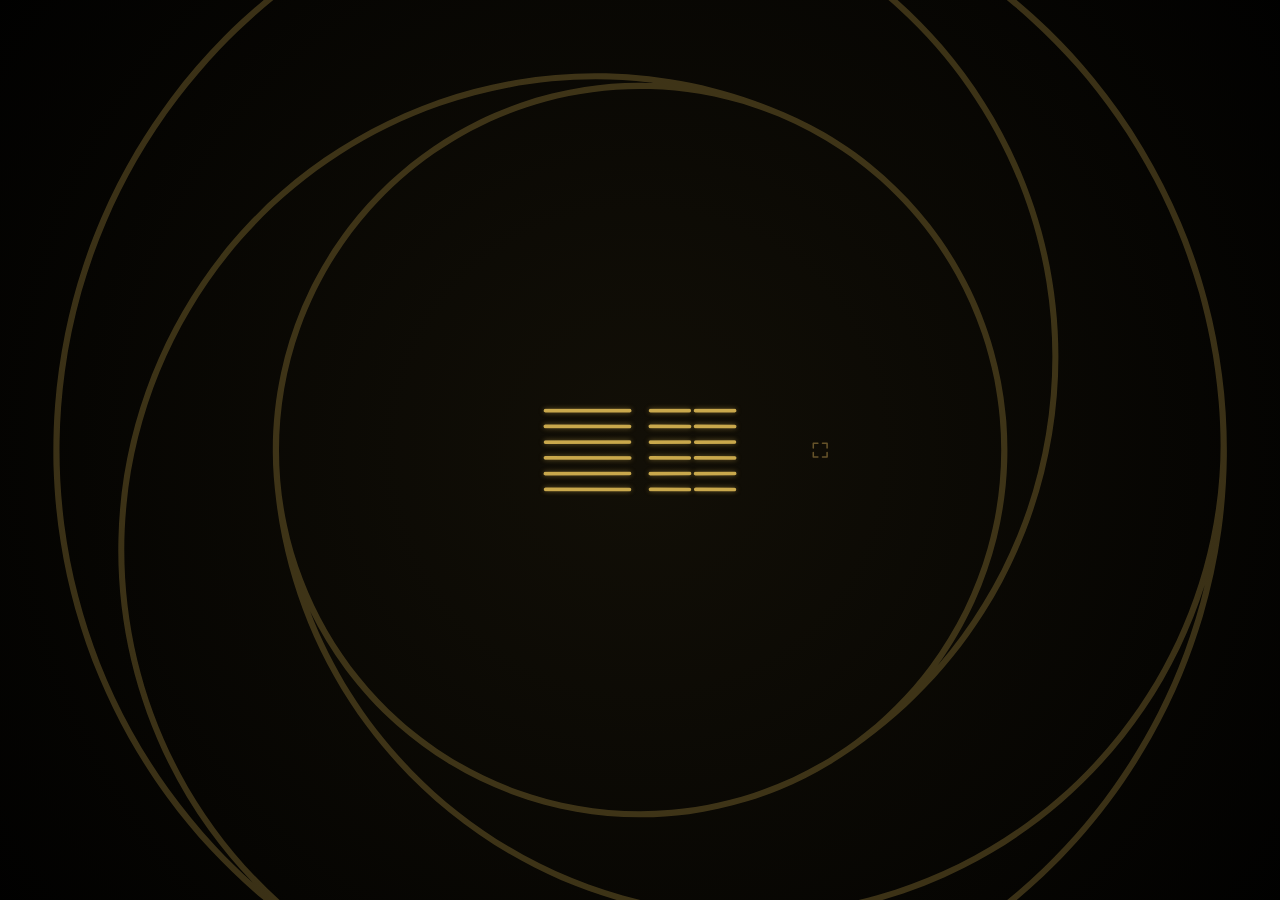
<file: assets/work/star-tetrahedron.html>
<!doctype html>
<html lang="en">
<head>
  <meta charset="utf-8" />
  <meta name="viewport" content="width=device-width, initial-scale=1" />
  <title>Simply Curious star tetrahedron</title>
  <!-- Standalone build of the complete pushed Simply Curious hero component at 24f95c0314782f69706d2ec114fcafd67c1b9cfe. -->
  <style>
    :root { color-scheme: dark; }
    html, body { width: 100%; height: 100%; margin: 0; overflow: hidden; background: #000; }
    body {
      --bg: #000;
      --thr-bg: #000;
      --mark-color: #c9a84c;
      --thr-gold: #cfa856;
    }
    #hero {
      position: relative;
      display: grid;
      place-items: center;
      width: 100%;
      height: 100%;
      overflow: hidden;
      background: #000;
    }
    .hr-hex { width: 100%; opacity: 1; pointer-events: auto; }
    .hero-logo-glow {
      background: radial-gradient(circle, var(--mark-color) 0%, transparent 70%);
    }
    .hero-logo-bg {
      background-color: var(--mark-color);
      -webkit-mask: url('./sc-logo-mark-thin.svg') center / 100% 100% no-repeat;
      mask: url('./sc-logo-mark-thin.svg') center / 100% 100% no-repeat;
    }
  .star-tetra-container {
    position: relative;
    display: flex;
    justify-content: center;
    align-items: center;
    width: 100%;
    /* Leave more breathing room around the geometry on desktop. The earlier -3rem overlap made
       the surrounding hero copy crowd the animation. */
    margin-top: -1.25rem;
    margin-bottom: -1.25rem;
  }
  /* The stage carries the sizing the canvas used to carry, so the canvas can simply fill it and
     the button can anchor to its corner. Size changes are driven by a FLIP transform in script
     rather than a width transition — transforms animate on the compositor, and the growth has to
     stay smooth on a phone while the renderer is still drawing every frame. */
  .star-tetra-stage {
    position: relative;
    display: block;
    width: 100%;
    max-width: 300px;
    transform-origin: center center;
    will-change: transform;
  }
  canvas {
    position: relative;
    display: block;
    width: 100%;
    height: auto;
    cursor: pointer;
    background-color: transparent;
    z-index: 1;
  }
  /* While scroll is driving the animation, name the gesture. This is the only affordance
     for it right now — worth pairing with a visible hint, since a captured scroll that
     nobody knows is captured reads as a broken page. */
  .star-tetra-container.scroll-coupled canvas {
    cursor: ns-resize;
    /* Without this the browser decides a vertical drag is a page scroll before touchmove ever
       runs, and preventDefault arrives too late to stop it — the shape ignores the first drag
       and the page lurches instead. Scoped to .scroll-coupled so the canvas scrolls like
       ordinary page content until the animation has actually been started. */
    touch-action: none;
  }
  /* Smaller footprint on mobile so the hero fits one screen */
  @media (max-width: 640px) {
    .star-tetra-container {
      margin-top: -2.25rem;
      margin-bottom: -2.25rem;
    }
    .star-tetra-stage { max-width: 210px; }
  }

  /* ---- Expanded viewer ----
     A fixed overlay rather than the Fullscreen API: iOS Safari only grants real fullscreen to
     <video>, so requestFullscreen on a div silently does nothing there. An overlay behaves the
     same on every device, which matters more here than the browser chrome going away. */
  .star-tetra-container.expanded {
    position: fixed;
    inset: 0;
    margin: 0;
    z-index: 9999;
  }
  /* Once initialized, the live canvas stays under <body> permanently. In its collapsed state it
     is absolutely positioned over the placeholder in the hero; expand/collapse can therefore
     change only styles and never detach or reattach the canvas on the landing frame. */
  .star-tetra-container.tetra-portaled:not(.expanded) {
    position: absolute;
    inset: auto;
    margin: 0;
    z-index: 0;
  }
  .star-tetra-container.expanded .star-tetra-stage { max-width: min(92vmin, 900px); }

  /* The HERO's colour specifically. #hero is painted with --thr-bg, which is a different token
     from the --bg used by the rest of the page — matching --bg was why the panel read as a
     wrong, blacker rectangle instead of the hero simply growing. */
  .tetra-backdrop {
    position: fixed;
    inset: 0;
    z-index: 0;
    background: var(--thr-bg, var(--bg, #0c0d11));
    opacity: 0;
    pointer-events: none;
    transition: opacity 420ms ease;
  }
  .star-tetra-container.expanded .tetra-backdrop { pointer-events: auto; }

  /* Stands in for the body-portaled container permanently, holding its page geometry and serving
     as the opening/closing animation's measurement target. Hidden but still laid out. */
  .tetra-placeholder { visibility: hidden; pointer-events: none; }
  .tetra-placeholder .star-tetra-stage { aspect-ratio: 1 / 1; }

  /* Centred on the shape's vertical midline and hung off its right edge — level with the widest
     part of the animation rather than up in a corner, and clear of the hero text above and below.
     The stage is transform-scaled during the grow, which would drag the controls along with it;
     the inverse scale cancels that so the icons stay a constant physical size throughout. */
  .tetra-controls {
    position: absolute;
    /* Keep the control visibly separate from the geometry while leaving it inside the wider
       container box. Expanded mode pulls it back in so it cannot run against the viewport. */
    right: -3rem;
    top: 50%;
    z-index: 10; /* above the hero text, which otherwise paints over this */
    display: flex;
    flex-direction: column;
    gap: 0.25rem;
    transform: translateY(-50%);
    transform-origin: right center;
    transition: opacity 140ms ease;
  }
  /* Ridden out rather than corrected. The controls live inside the stage, so they inherit its
     scale during the flight; counter-scaling them meant interpolating s against 1/s, which are
     not inverses at any midpoint, so the icons wobbled and snapped at the end. Fading them for
     the duration removes the problem instead of chasing it. */
  .tetra-animating .tetra-controls {
    opacity: 0;
    pointer-events: none;
  }
  .tetra-btn {
    display: grid;
    place-items: center;
    width: 2.25rem;
    height: 2.25rem;
    padding: 0;
    border: 0;
    border-radius: 0.5rem;
    background: transparent;
    color: var(--thr-gold, #c9a227);
    /* Gold identifies the affordance without making it compete with the geometry. */
    opacity: 0.46;
    cursor: pointer;
    transition: opacity 150ms ease, background-color 150ms ease;
  }
  .tetra-btn:hover,
  .tetra-btn:focus-visible { opacity: 0.9; }
  .tetra-btn:focus-visible { outline: 2px solid currentColor; outline-offset: 2px; }
  .expanded .tetra-controls { right: 0.25rem; }
  .expanded .tetra-btn { opacity: 0.6; }
  .tetra-btn svg {
    width: 1.15rem;
    height: 1.15rem;
    fill: none;
    stroke: currentColor;
    stroke-width: 2;
    stroke-linecap: round;
    stroke-linejoin: round;
  }
  /* One icon, two states — inward arrows once expanded. The button does not move between them,
     so expanding and contracting are the same target rather than a control that jumps. */
  .tetra-icon-close,
  .expanded .tetra-icon-open { display: none; }
  .expanded .tetra-icon-close { display: inline; }

  /* Roll only appears in the viewer, and reads as held-down while armed. */
  .tetra-btn-roll,
  .tetra-btn-separate { display: none; }
  .expanded .tetra-btn-roll,
  .expanded .tetra-btn-separate:not([hidden]) { display: grid; }
  .tetra-btn-roll[aria-pressed="true"] {
    opacity: 0.95;
    background: color-mix(in srgb, currentColor 18%, transparent);
  }

  @media (prefers-reduced-motion: reduce) {
    .tetra-btn { transition: none; }
    .tetra-backdrop { transition: none; }
    .star-tetra-stage { transition: none !important; }
  }

    .star-tetra-container { margin: 0; }
    @media (max-width: 640px) { .star-tetra-container { margin: 0; } }
  </style>
</head>
<body>
  <main id="hero" class="finale">
    <div id="logo-glow" class="hero-logo-glow" style="position:absolute;opacity:.05;pointer-events:none;z-index:0"></div>
    <div id="logo-bg" class="hero-logo-bg" style="position:absolute;opacity:.2;pointer-events:none;z-index:0"></div>
    <div id="logo-pulse" class="hero-logo-bg" style="position:absolute;opacity:0;pointer-events:none;z-index:0"></div>
    <div class="hr-hex"><div class="star-tetra-container">
  <!-- Fixed and always present, faded in only while expanded. Kept separate from the container's
       background so closing can fade it independently while the stage transforms back to the
       placeholder. -->
  <div class="tetra-backdrop" aria-hidden="true"></div>
  <!-- Wraps the canvas so the button can be anchored to the shape's own box in both states,
       rather than to a full-width row whose corners sit under the hero text. -->
  <div class="star-tetra-stage">
    <canvas id="c" width="500" height="500"></canvas>
    <!-- Hidden until the animation is started, and until then untabbable and unreadable to
         screen readers, so it never announces a control that does nothing yet. -->
    <div class="tetra-controls" hidden>
      <button id="tetra-expand" class="tetra-btn" type="button" aria-label="Expand to full screen">
        <svg viewBox="0 0 24 24" aria-hidden="true" focusable="false">
          <path class="tetra-icon-open" d="M9 3H3v6M15 3h6v6M9 21H3v-6M15 21h6v-6" />
          <path class="tetra-icon-close" d="M3 9h6V3M21 9h-6V3M3 15h6v6M21 15h-6v6" />
        </svg>
      </button>
      <!-- Roll is the one rotation a single pointer cannot reach. On a phone two fingers do it;
           a mouse has no equivalent, so this arms drag-to-roll instead. Expanded only — it has
           nothing to act on until the viewer is open, and would only crowd the hero. -->
      <button id="tetra-roll" class="tetra-btn tetra-btn-roll" type="button"
              aria-label="Rotate on the view axis" aria-pressed="false">
        <svg viewBox="0 0 24 24" aria-hidden="true" focusable="false">
          <path d="M20 12a8 8 0 1 1-2.34-5.66" />
          <path d="M20 4v4h-4" />
        </svg>
      </button>
      <!-- Inspection-only exploded view. It appears in the expanded viewer when a post-merge
           spin is paused, and offsets the same two tetrahedra rather than swapping geometry. -->
      <button id="tetra-separate" class="tetra-btn tetra-btn-separate" type="button" hidden
              aria-label="Pull tetrahedra apart" aria-pressed="false">
        <svg viewBox="0 0 24 24" aria-hidden="true" focusable="false">
          <path d="M9 7 4 12l5 5M4 12h7" />
          <path d="m15 7 5 5-5 5M20 12h-7" />
        </svg>
      </button>
    </div>
  </div>
</div></div>
  </main>
  <script>
(() => {
  const canvas = document.getElementById("c");
  if (canvas) {
    const ctx = canvas.getContext("2d");
    if (ctx) {
      let syncCanvasResolution2 = function() {
        const cssW = canvas.offsetWidth || W;
        const dpr = Math.min(window.devicePixelRatio || 1, 3);
        const next = Math.max(1, Math.min(3, cssW * dpr / W));
        if (next <= renderScale + 0.02) return;
        renderScale = next;
        canvas.width = Math.round(W * next);
        canvas.height = Math.round(H * next);
        ctx.lineCap = "round";
        ctx.lineJoin = "round";
      }, colorWithOpacity2 = function(color, opacity) {
        const c = color.trim();
        if (c.startsWith("#")) {
          const hex = c.slice(1);
          const full = hex.length === 3 ? hex.split("").map((h) => h + h).join("") : hex;
          const r = parseInt(full.slice(0, 2), 16);
          const g = parseInt(full.slice(2, 4), 16);
          const b = parseInt(full.slice(4, 6), 16);
          return `rgba(${r},${g},${b},${opacity})`;
        }
        if (c.startsWith("rgba(")) return c.replace(/,\s*[\d.]+\)$/, `,${opacity})`);
        if (c.startsWith("rgb(")) return c.replace("rgb(", "rgba(").replace(")", `,${opacity})`);
        return `rgba(0,0,0,${opacity})`;
      }, lightenColor2 = function(color, amount, opacity) {
        const m = colorWithOpacity2(color, 1).match(/rgba?\((\d+),\s*(\d+),\s*(\d+)/);
        if (!m) return colorWithOpacity2(color, opacity);
        const mix = (ch) => Math.round(ch + (255 - ch) * amount);
        return `rgba(${mix(+m[1])},${mix(+m[2])},${mix(+m[3])},${opacity})`;
      }, rotateY2 = function(v, a) {
        const [x, y, z] = v;
        return [
          x * Math.cos(a) + z * Math.sin(a),
          y,
          -x * Math.sin(a) + z * Math.cos(a)
        ];
      }, rotateX2 = function(v, a) {
        const [x, y, z] = v;
        return [
          x,
          y * Math.cos(a) - z * Math.sin(a),
          y * Math.sin(a) + z * Math.cos(a)
        ];
      }, qMul2 = function(a, b) {
        return [
          a[0] * b[0] - a[1] * b[1] - a[2] * b[2] - a[3] * b[3],
          a[0] * b[1] + a[1] * b[0] + a[2] * b[3] - a[3] * b[2],
          a[0] * b[2] - a[1] * b[3] + a[2] * b[0] + a[3] * b[1],
          a[0] * b[3] + a[1] * b[2] - a[2] * b[1] + a[3] * b[0]
        ];
      }, qAxis2 = function(x, y, z, a) {
        const h = a / 2, s = Math.sin(h);
        return [Math.cos(h), x * s, y * s, z * s];
      }, qNorm2 = function(q) {
        const l = Math.hypot(q[0], q[1], q[2], q[3]) || 1;
        return [q[0] / l, q[1] / l, q[2] / l, q[3] / l];
      }, qToMatrix2 = function(q) {
        const [w, x, y, z] = q;
        return [
          [1 - 2 * (y * y + z * z), 2 * (x * y - w * z), 2 * (x * z + w * y)],
          [2 * (x * y + w * z), 1 - 2 * (x * x + z * z), 2 * (y * z - w * x)],
          [2 * (x * z - w * y), 2 * (y * z + w * x), 1 - 2 * (x * x + y * y)]
        ];
      }, matApply2 = function(m, v) {
        return [
          m[0][0] * v[0] + m[0][1] * v[1] + m[0][2] * v[2],
          m[1][0] * v[0] + m[1][1] * v[1] + m[1][2] * v[2],
          m[2][0] * v[0] + m[2][1] * v[1] + m[2][2] * v[2]
        ];
      }, slerpDir2 = function(a, b, t) {
        const d = Math.max(-1, Math.min(1, a[0] * b[0] + a[1] * b[1] + a[2] * b[2]));
        if (d > 0.9995) return [b[0], b[1], b[2]];
        let axis = cross2(a, b);
        let al = Math.hypot(axis[0], axis[1], axis[2]);
        if (al < 1e-6) {
          axis = cross2(a, Math.abs(a[0]) < 0.9 ? [1, 0, 0] : [0, 1, 0]);
          al = Math.hypot(axis[0], axis[1], axis[2]);
        }
        const ax = axis[0] / al, ay = axis[1] / al, az = axis[2] / al;
        const ang = Math.acos(d) * t;
        const c = Math.cos(ang), s = Math.sin(ang);
        return [
          a[0] * c + (ay * a[2] - az * a[1]) * s,
          a[1] * c + (az * a[0] - ax * a[2]) * s,
          a[2] * c + (ax * a[1] - ay * a[0]) * s
        ];
      }, moveRod2 = function(A0, B0, A1, B1, t) {
        const v0 = [B0[0] - A0[0], B0[1] - A0[1], B0[2] - A0[2]];
        const v1 = [B1[0] - A1[0], B1[1] - A1[1], B1[2] - A1[2]];
        const l0 = Math.hypot(v0[0], v0[1], v0[2]) || 1;
        const l1 = Math.hypot(v1[0], v1[1], v1[2]) || 1;
        const dir = slerpDir2([v0[0] / l0, v0[1] / l0, v0[2] / l0], [v1[0] / l1, v1[1] / l1, v1[2] / l1], t);
        const half = (l0 + (l1 - l0) * t) / 2;
        const mid = [
          (A0[0] + B0[0]) / 2 + ((A1[0] + B1[0]) / 2 - (A0[0] + B0[0]) / 2) * t,
          (A0[1] + B0[1]) / 2 + ((A1[1] + B1[1]) / 2 - (A0[1] + B0[1]) / 2) * t,
          (A0[2] + B0[2]) / 2 + ((A1[2] + B1[2]) / 2 - (A0[2] + B0[2]) / 2) * t
        ];
        return {
          a: [mid[0] - dir[0] * half, mid[1] - dir[1] * half, mid[2] - dir[2] * half],
          b: [mid[0] + dir[0] * half, mid[1] + dir[1] * half, mid[2] + dir[2] * half]
        };
      }, cross2 = function(a, b) {
        return [
          a[1] * b[2] - a[2] * b[1],
          a[2] * b[0] - a[0] * b[2],
          a[0] * b[1] - a[1] * b[0]
        ];
      }, sub2 = function(a, b) {
        return [a[0] - b[0], a[1] - b[1], a[2] - b[2]];
      }, dot2 = function(a, b) {
        return a[0] * b[0] + a[1] * b[1] + a[2] * b[2];
      }, intersectEdgeFace2 = function(p1, p2, f1, f2, f3) {
        const edge = sub2(p2, p1);
        const normal = cross2(sub2(f2, f1), sub2(f3, f1));
        const denom = dot2(normal, edge);
        if (Math.abs(denom) < 1e-6) return null;
        const t = dot2(normal, sub2(f1, p1)) / denom;
        if (t < 0 || t > 1) return null;
        return [p1[0] + t * edge[0], p1[1] + t * edge[1], p1[2] + t * edge[2]];
      }, isPointInTriangle2 = function(p, a, b, c) {
        const v0 = sub2(c, a), v1 = sub2(b, a), v2 = sub2(p, a);
        const dot00 = dot2(v0, v0), dot01 = dot2(v0, v1), dot02 = dot2(v0, v2);
        const dot11 = dot2(v1, v1), dot12 = dot2(v1, v2);
        const invDenom = 1 / (dot00 * dot11 - dot01 * dot01);
        const u = (dot11 * dot02 - dot01 * dot12) * invDenom;
        const v = (dot00 * dot12 - dot01 * dot02) * invDenom;
        return u >= -1e-4 && v >= -1e-4 && u + v <= 1 + 1e-4;
      }, project2 = function(v) {
        const fov = 700;
        const z = v[2] + 800;
        let px = W / 2 + v[0] * fov / z;
        let py = H / 2 - v[1] * fov / z;
        if (orthoBlend !== 0) {
          const orthoScale = fov / 800;
          const ox = W / 2 + v[0] * orthoScale;
          const oy = H / 2 - v[1] * orthoScale;
          px = px + (ox - px) * orthoBlend;
          py = py + (oy - py) * orthoBlend;
        }
        if (rumbleIntensity > 0) {
          const seed = v[0] * 0.13 + v[1] * 0.071 + v[2] * 0.037;
          px += Math.sin(rumblePhase + seed) * rumbleIntensity;
          py += Math.cos(rumblePhase * 1.3 + seed * 1.7) * rumbleIntensity * 0.6;
        }
        return [px, py];
      }, faceIsFront2 = function(v1, v2, v3, opposite) {
        const normal = cross2(sub2(v2, v1), sub2(v3, v1));
        const centroid = [(v1[0] + v2[0] + v3[0]) / 3, (v1[1] + v2[1] + v3[1]) / 3, (v1[2] + v2[2] + v3[2]) / 3];
        if (dot2(normal, sub2(centroid, opposite)) < 0) {
          normal[0] = -normal[0];
          normal[1] = -normal[1];
          normal[2] = -normal[2];
        }
        const viewVec = [-centroid[0], -centroid[1], -800 - centroid[2]];
        return dot2(normal, viewVec) > 0;
      }, makeOccluder2 = function(v1, v2, v3) {
        const n = cross2(sub2(v2, v1), sub2(v3, v1));
        return {
          v1,
          v2,
          v3,
          n,
          planeD: n[0] * v1[0] + n[1] * v1[1] + n[2] * (v1[2] + 800),
          p1: project2(v1),
          p2: project2(v2),
          p3: project2(v3)
        };
      }, buildOccluders2 = function(tet) {
        const faces = [[1, 2, 3], [0, 2, 1], [0, 3, 2], [0, 1, 3]];
        const out = [];
        for (const f of faces) {
          const v1 = tet[f[0]], v2 = tet[f[1]], v3 = tet[f[2]];
          const opp = tet[[0, 1, 2, 3].find((k) => !f.includes(k))];
          if (faceIsFront2(v1, v2, v3, opp)) out.push(makeOccluder2(v1, v2, v3));
        }
        return out;
      }, isSampleOccluded2 = function(pt, occList, projPtIn) {
        const projPt = projPtIn || project2(pt);
        const zPt = pt[2] + 800;
        for (const occ of occList) {
          const tr1 = occ.p1, tr2 = occ.p2, tr3 = occ.p3;
          if (isPointInTriangle2([projPt[0], projPt[1], 0], [tr1[0], tr1[1], 0], [tr2[0], tr2[1], 0], [tr3[0], tr3[1], 0])) {
            const den = occ.n[0] * pt[0] + occ.n[1] * pt[1] + occ.n[2] * zPt;
            if (den === 0) continue;
            const zOcc = occ.planeD / den * zPt;
            if (zOcc > 0 && zPt > zOcc + 1) return true;
          }
        }
        return false;
      }, occlusionRuns2 = function(n, test) {
        const out = new Array(n + 1);
        let prevIdx = 0;
        let prevVal = test(0);
        out[0] = prevVal;
        while (prevIdx < n) {
          const idx = Math.min(prevIdx + OCC_STEP, n);
          const val = test(idx);
          if (val === prevVal) {
            for (let k = prevIdx + 1; k <= idx; k++) out[k] = prevVal;
          } else {
            let lo = prevIdx, hi = idx;
            while (hi - lo > 1) {
              const mid = lo + hi >> 1;
              if (test(mid) === prevVal) lo = mid;
              else hi = mid;
            }
            for (let k = prevIdx + 1; k <= lo; k++) out[k] = prevVal;
            for (let k = hi; k <= idx; k++) out[k] = val;
          }
          prevIdx = idx;
          prevVal = val;
        }
        return out;
      }, drawMergingTet2 = function(verts, isRightTet, globalOpacity, occluders, hiddenOpacity, nonSilhouetteOpacity = 1, silhouetteHiddenOpacity = hiddenOpacity) {
        const edges = [[0, 1], [0, 2], [0, 3], [1, 2], [1, 3], [2, 3]];
        const faces = [[1, 2, 3], [0, 2, 1], [0, 3, 2], [0, 1, 3]];
        const ownFront = [];
        const frontFaceIndices = /* @__PURE__ */ new Set();
        for (let fi = 0; fi < faces.length; fi++) {
          const f = faces[fi];
          const v1 = verts[f[0]], v2 = verts[f[1]], v3 = verts[f[2]];
          const opp = verts[[0, 1, 2, 3].find((k) => !f.includes(k))];
          if (faceIsFront2(v1, v2, v3, opp)) {
            frontFaceIndices.add(fi);
            ownFront.push({ ...makeOccluder2(v1, v2, v3), vidx: f });
          }
        }
        const numSamples = 150;
        ctx.lineWidth = lineWidth;
        for (let i = 0; i < edges.length; i++) {
          const [a, b] = edges[i];
          const vA = verts[a], vB = verts[b];
          const borderingFaces = faces.map((f, fi) => ({ f, fi })).filter(({ f }) => f.includes(a) && f.includes(b));
          const frontBorderCount = borderingFaces.filter(({ fi }) => frontFaceIndices.has(fi)).length;
          const isSilhouetteEdge = frontBorderCount === 1;
          const edgeOpacity = globalOpacity * (isSilhouetteEdge ? 1 : nonSilhouetteOpacity);
          const edgeOccluders = occluders.concat(
            ownFront.filter((o) => !(o.vidx.includes(a) && o.vidx.includes(b)))
          );
          let gapLo = 2, gapHi = -1;
          if (isRightTet) {
            const dist3D = Math.hypot(vB[0] - vA[0], vB[1] - vA[1], vB[2] - vA[2]);
            const gapRatio = brokenLineGapWidth / dist3D;
            gapLo = 0.5 - gapRatio;
            gapHi = 0.5 + gapRatio;
          }
          const pts = [];
          const proj = [];
          const draw = [];
          for (let s = 0; s <= numSamples; s++) {
            const t = s / numSamples;
            const pt = [vA[0] + (vB[0] - vA[0]) * t, vA[1] + (vB[1] - vA[1]) * t, vA[2] + (vB[2] - vA[2]) * t];
            pts.push(pt);
            proj.push(project2(pt));
            draw.push(!(isRightTet && t > gapLo && t < gapHi));
          }
          const occl = edgeOccluders.length === 0 ? new Array(numSamples + 1).fill(false) : occlusionRuns2(numSamples, (s) => isSampleOccluded2(pts[s], edgeOccluders, proj[s]));
          const strokeRuns = (keep) => {
            let inRun = false;
            for (let s = 0; s <= numSamples; s++) {
              const q = proj[s];
              if (keep(s)) {
                if (!inRun) {
                  ctx.beginPath();
                  ctx.moveTo(q[0], q[1]);
                  inRun = true;
                } else ctx.lineTo(q[0], q[1]);
              } else if (inRun) {
                ctx.stroke();
                inRun = false;
              }
            }
            if (inRun) ctx.stroke();
          };
          if (edgeOpacity > 1e-3) {
            ctx.strokeStyle = colorWithOpacity2(textColor, edgeOpacity);
            strokeRuns((s) => draw[s] && !occl[s]);
          }
          const edgeHiddenOpacity = isSilhouetteEdge ? silhouetteHiddenOpacity : hiddenOpacity;
          if (edgeHiddenOpacity > 1e-3 && edgeOpacity > 1e-3) {
            ctx.strokeStyle = colorWithOpacity2(textColor, edgeOpacity * edgeHiddenOpacity);
            strokeRuns((s) => draw[s] && occl[s]);
          }
        }
        if (LABEL_EDGES) {
          ctx.save();
          ctx.shadowBlur = 0;
          ctx.font = "bold 15px monospace";
          ctx.textAlign = "center";
          ctx.textBaseline = "middle";
          ctx.fillStyle = "#ffffff";
          for (let i = 0; i < edges.length; i++) {
            const [a, b] = edges[i];
            const pa = project2(verts[a]), pb = project2(verts[b]);
            ctx.fillText(isRightTet ? `${i}'` : `${i}`, (pa[0] + pb[0]) / 2, (pa[1] + pb[1]) / 2);
          }
          ctx.restore();
        }
      }, getIntersectionSegments2 = function(t1, t2) {
        const edges = [[0, 1], [0, 2], [0, 3], [1, 2], [1, 3], [2, 3]];
        const faces = [[1, 2, 3], [0, 2, 1], [0, 3, 2], [0, 1, 3]];
        const cells = /* @__PURE__ */ new Map();
        const add = (fi, fj, p) => {
          const key = fi + "_" + fj;
          let arr = cells.get(key);
          if (!arr) {
            arr = [];
            cells.set(key, arr);
          }
          if (!arr.some((u) => Math.hypot(p[0] - u[0], p[1] - u[1], p[2] - u[2]) < 1)) arr.push(p);
        };
        for (let ei = 0; ei < edges.length; ei++) {
          const [a, b] = edges[ei];
          for (let fj = 0; fj < faces.length; fj++) {
            const [f1, f2, f3] = faces[fj];
            const p = intersectEdgeFace2(t1[a], t1[b], t2[f1], t2[f2], t2[f3]);
            if (p && isPointInTriangle2(p, t2[f1], t2[f2], t2[f3])) {
              for (const fi of SEAM_EDGE_FACES[ei]) add(fi, fj, p);
            }
          }
        }
        for (let ei = 0; ei < edges.length; ei++) {
          const [a, b] = edges[ei];
          for (let fi = 0; fi < faces.length; fi++) {
            const [f1, f2, f3] = faces[fi];
            const p = intersectEdgeFace2(t2[a], t2[b], t1[f1], t1[f2], t1[f3]);
            if (p && isPointInTriangle2(p, t1[f1], t1[f2], t1[f3])) {
              for (const fj of SEAM_EDGE_FACES[ei]) add(fi, fj, p);
            }
          }
        }
        const segments = [];
        cells.forEach((pts) => {
          if (pts.length >= 2) segments.push([pts[0], pts[1]]);
        });
        return segments;
      }, drawMergeSeams2 = function(segs, occluders, opacity) {
        if (opacity <= 0.01 || segs.length === 0) return;
        ctx.lineWidth = lineWidth;
        ctx.strokeStyle = colorWithOpacity2(textColor, opacity);
        const N = 64;
        for (const [pa, pb] of segs) {
          let inRun = false;
          for (let s = 0; s <= N; s++) {
            const tt = s / N;
            const pt = [pa[0] + (pb[0] - pa[0]) * tt, pa[1] + (pb[1] - pa[1]) * tt, pa[2] + (pb[2] - pa[2]) * tt];
            const q = project2(pt);
            if (!isSampleOccluded2(pt, occluders, q)) {
              if (!inRun) {
                ctx.beginPath();
                ctx.moveTo(q[0], q[1]);
                inRun = true;
              } else ctx.lineTo(q[0], q[1]);
            } else if (inRun) {
              ctx.stroke();
              inRun = false;
            }
          }
          if (inRun) ctx.stroke();
        }
      }, positionLogoBg2 = function() {
        if (!logoBg || !container) return;
        const mainEl = container.closest("main") ?? document.getElementById("hero");
        if (!mainEl) return;
        const mainRect = mainEl.getBoundingClientRect();
        const liftStr = getComputedStyle(mainEl).getPropertyValue("--hero-lift").trim();
        const liftFrac = liftStr.endsWith("%") ? (parseFloat(liftStr) || 0) / 100 : 0;
        const centerX = mainRect.width / 2;
        const centerY = mainRect.height * (0.5 - liftFrac);
        const logoBasis = Math.min(mainRect.width, 768);
        logoBg.style.left = `${centerX}px`;
        logoBg.style.top = `${centerY}px`;
        logoBg.style.width = `${logoBasis * 1.6}px`;
        logoBg.style.height = `${logoBasis * 1.6}px`;
        if (logoPulse) {
          logoPulse.style.left = `${centerX}px`;
          logoPulse.style.top = `${centerY}px`;
          logoPulse.style.width = `${logoBasis * 1.6}px`;
          logoPulse.style.height = `${logoBasis * 1.6}px`;
        }
        if (logoGlow) {
          logoGlow.style.left = `${centerX}px`;
          logoGlow.style.top = `${centerY}px`;
          logoGlow.style.width = `${logoBasis * 2.2}px`;
          logoGlow.style.height = `${logoBasis * 2.2}px`;
          logoGlow.style.transform = "translate(-50%, -50%)";
        }
      }, updateThemeColors2 = function() {
        const style = getComputedStyle(document.body);
        textColor = style.getPropertyValue("--mark-color").trim() || "rgba(0,0,0,1)";
        bgColor = style.getPropertyValue("--bg").trim() || "#fff";
      }, frame2 = function() {
        if (!ctx || !canvas) return;
        updateThemeColors2();
        breathTime++;
        const breath1 = Math.sin(breathTime / breathCycle * Math.PI * 2);
        const breath2 = Math.sin(breathTime / breathCycle2 * Math.PI * 2);
        const tide = breath1 * 0.7 + breath2 * 0.5;
        const tideNorm = (tide + 1.2) / 2.4;
        if (breathTime >= nextNudgeAt) {
          logoNudge += (Math.random() - 0.5) * 25e-4;
          nextNudgeAt = breathTime + 480 + Math.random() * 420;
        }
        logoNudge *= 0.98;
        if (connectionPulseCounter > 0) {
          targetLogoSpeed = reverseSpeed * 2 * (connectionPulseCounter / connectionPulseFrames);
        } else if (phase === "spinning" && animDirection === 1) {
          targetLogoSpeed = reverseSpeed;
        } else if (isHovered) {
          targetLogoSpeed = hoverSpeed;
        } else {
          targetLogoSpeed = ambientSpeed * (1 + 1.1 * tide) + logoNudge;
        }
        const currentScrollY = window.scrollY;
        scrollVelocity = (currentScrollY - lastScrollY) * 1e-4;
        lastScrollY = currentScrollY;
        targetLogoSpeed += Math.max(-5e-3, Math.min(5e-3, scrollVelocity));
        logoSpeed += (targetLogoSpeed - logoSpeed) * 0.05;
        logoRotation += logoSpeed;
        let logoFlareBoost = 0;
        if (logoPulse && logoPulseCounter > 0 && !NOFX) {
          const gp = logoPulseReverse ? logoPulseCounter / logoPulseFrames : 1 - logoPulseCounter / logoPulseFrames;
          const scale = 0.08 + gp * 0.92;
          const alpha = 0.18 + Math.pow(1 - gp, 1.4) * 0.37;
          const bloomRotation = logoRotation - (1 - gp) * Math.PI * 1;
          logoPulse.style.opacity = String(alpha);
          logoPulse.style.transform = `translate(-50%, -50%) scale(${scale}) rotate(${bloomRotation * (180 / Math.PI)}deg)`;
          logoPulseCounter = Math.max(0, logoPulseCounter - animSpeed);
          if (logoPulseCounter <= 0) {
            logoPulse.style.opacity = "0";
            if (!logoPulseReverse) logoFlareCounter = logoFlareFrames;
          }
        } else if (logoPulse && logoPulse.style.opacity !== "0") {
          logoPulse.style.opacity = "0";
        }
        if (logoFlareCounter > 0) {
          if (!NOFX) {
            logoFlareBoost = Math.sin(logoFlareCounter / logoFlareFrames * Math.PI) * 0.4;
          }
          logoFlareCounter = Math.max(0, logoFlareCounter - animSpeed);
        }
        if (logoBg) {
          logoBg.style.transform = `translate(-50%, -50%) rotate(${logoRotation * (180 / Math.PI)}deg)`;
          logoBg.style.opacity = String(0.22 + tideNorm * 0.06 + logoFlareBoost);
        }
        if (logoGlow) {
          logoGlow.style.opacity = String(0.04 + tideNorm * 0.06);
        }
        ctx.setTransform(renderScale, 0, 0, renderScale, 0, 0);
        ctx.clearRect(0, 0, W, H);
        var glowTarget;
        var inviteIntensity = 0;
        if (!hasStarted) {
          invitePhase += 8e-3;
          inviteIntensity = Math.sin(invitePhase) * 0.5 + 0.5;
        }
        const connectionPulseRatio = connectionPulseCounter / connectionPulseFrames;
        if (connectionPulseCounter > 0) {
          glowTarget = 30 * connectionPulseRatio;
          connectionPulseCounter = Math.max(0, connectionPulseCounter - animSpeed);
        } else if (!hasStarted && isHovered) {
          glowTarget = 16;
        } else if (!hasStarted) {
          glowTarget = inviteIntensity * 13;
        } else {
          glowTarget = 0;
        }
        glowBlur += (glowTarget - glowBlur) * 0.05;
        ctx.shadowBlur = glowBlur;
        ctx.shadowColor = colorWithOpacity2(textColor, 0.5);
        if (connectionPulseRatio > 0 && !NOFX) {
          ctx.save();
          ctx.shadowBlur = 0;
          const flareAlpha = Math.sin(connectionPulseRatio * Math.PI) * 0.35;
          const grad = ctx.createRadialGradient(W / 2, H / 2, 0, W / 2, H / 2, W / 2);
          grad.addColorStop(0, colorWithOpacity2(textColor, flareAlpha));
          grad.addColorStop(1, colorWithOpacity2(textColor, 0));
          ctx.fillStyle = grad;
          ctx.fillRect(0, 0, W, H);
          const flashAlpha = Math.max(0, (connectionPulseRatio - 0.8) / 0.2) * 0.4;
          if (flashAlpha > 0) {
            const fr = W * 0.22;
            const fg = ctx.createRadialGradient(W / 2, H / 2, 0, W / 2, H / 2, fr);
            fg.addColorStop(0, lightenColor2(textColor, 0.55, flashAlpha));
            fg.addColorStop(1, lightenColor2(textColor, 0.55, 0));
            ctx.fillStyle = fg;
            ctx.fillRect(0, 0, W, H);
          }
          ctx.restore();
        }
        rumblePhase += 0.4;
        var rumbleTarget;
        if (!hasStarted && isHovered) {
          rumbleTarget = 1.2;
        } else if (!hasStarted && inviteIntensity > 0.6) {
          rumbleTarget = (inviteIntensity - 0.6) / 0.4 * 1.2;
        } else {
          rumbleTarget = 0;
        }
        rumbleIntensity += (rumbleTarget - rumbleIntensity) * 0.05;
        if (scrollCoupled) {
          if (scrollImpulse !== 0) {
            animVelocity += scrollImpulse;
            scrollImpulse = 0;
            if (Math.abs(animVelocity) > 0.05) restSign = animVelocity < 0 ? -1 : 1;
          } else {
            animVelocity += (restSign - animVelocity) * SETTLE;
            if (Math.abs(animVelocity - restSign) < 0.01) animVelocity = restSign;
          }
          animDirection = animVelocity < 0 ? -1 : 1;
          animSpeed = Math.abs(animVelocity);
        }
        inspectionSeparation += (inspectionSeparationTarget - inspectionSeparation) * INSPECTION_SEPARATION_EASE;
        if (Math.abs(inspectionSeparationTarget - inspectionSeparation) < 0.02) {
          inspectionSeparation = inspectionSeparationTarget;
        }
        if (returningFromOrbit) {
          let q = dragQuat[0] < 0 ? [-dragQuat[0], -dragQuat[1], -dragQuat[2], -dragQuat[3]] : dragQuat;
          q = qNorm2([
            q[0] + (1 - q[0]) * DRAG_RETURN,
            q[1] * (1 - DRAG_RETURN),
            q[2] * (1 - DRAG_RETURN),
            q[3] * (1 - DRAG_RETURN)
          ]);
          const orbitSettled = 1 - q[0] < DRAG_SETTLED;
          if (orbitSettled) dragQuat = QUAT_IDENTITY;
          else dragQuat = q;
          const separationSettled = inspectionSeparation < 0.05;
          if (orbitSettled && separationSettled) {
            inspectionSeparation = 0;
            returningFromOrbit = false;
          } else {
            animSpeed = 0;
          }
        }
        if (!isPaused) {
          if (phase === "intro") {
            if (hasStarted) {
              introCounter += animDirection * animSpeed;
            }
            if (introCounter > introMax) {
              introCounter = introMax;
              phase = "preSpin";
              angle = 0;
            } else if (introCounter <= 0) {
              introCounter = 0;
              if (animDirection === -1) {
                hasStarted = false;
                // Reset the signed scroll clock with its derived direction. Leaving the
                // velocity/rest heading at -1 makes the next frame cancel the restart.
                animDirection = 1;
                animVelocity = 1;
                restSign = 1;
                angle = 0;
                xOffset = maxXOffset;
                preSpinCounter = 0;
                delayCounter = 0;
                holdCounter = 0;
                spinCounter = 0;
              }
            }
          } else if (phase === "preSpin") {
            preSpinCounter += animDirection * animSpeed;
            angle = preSpinCounter / preSpinMax * (startAngle + Math.PI * 2);
            if (preSpinCounter >= preSpinMax) {
              preSpinCounter = preSpinMax;
              angle = startAngle + Math.PI * 2;
              phase = "moving";
            } else if (preSpinCounter <= 0) {
              preSpinCounter = 0;
              angle = 0;
              phase = "intro";
            }
          } else if (phase === "moving") {
            xOffset -= mergeSpeed * animDirection * animSpeed;
            angle += mergeSpinSpeed * animDirection * animSpeed;
            if (xOffset <= 0) {
              xOffset = 0;
              phase = "holdMerge";
              connectionPulseCounter = connectionPulseFrames;
              logoPulseCounter = logoPulseFrames;
              logoPulseReverse = false;
            } else if (xOffset >= maxXOffset) {
              xOffset = maxXOffset;
              phase = "preSpin";
            }
          } else if (phase === "holdMerge") {
            holdCounter += animDirection * animSpeed;
            if (holdCounter >= holdMergeMax) {
              holdCounter = holdMergeMax;
              phase = "waiting";
            } else if (holdCounter <= 0) {
              holdCounter = 0;
              phase = "moving";
              if (animDirection === -1) {
                connectionPulseCounter = connectionPulseFrames;
              }
            }
          } else if (phase === "waiting") {
            delayCounter += animDirection * animSpeed;
            if (delayCounter >= delayMax) {
              delayCounter = delayMax;
              phase = "spinning";
              if (animDirection === -1) {
                spinCounter = 0;
              }
            } else if (delayCounter <= 0) {
              delayCounter = 0;
              phase = "holdMerge";
            }
          } else if (phase === "spinning") {
            const prevSpinCounter = spinCounter;
            spinCounter += animDirection * animSpeed;
            if (animDirection === -1) {
              if (prevSpinCounter > 180 && spinCounter <= 180) {
                logoFlareCounter = logoFlareFrames;
              }
              if (prevSpinCounter > 110 && spinCounter <= 110) {
                logoPulseCounter = logoPulseFrames;
                logoPulseReverse = true;
              }
            }
            angle += spinSpeed * animDirection * animSpeed;
            activeSpinFrames += animDirection * animSpeed;
            if (animDirection === 1 && activeSpinFrames >= activeFramesPerRevolution * spinRevolutions) {
              activeSpinFrames = activeFramesPerRevolution * spinRevolutions;
              angle = startAngle + Math.PI * 2;
              phase = "tilted";
            }
            if (animDirection === -1 && spinCounter <= 0) {
              spinCounter = 0;
              phase = "waiting";
            }
          } else if (phase === "tilted") {
            tiltCounter += animDirection * animSpeed;
            tiltAngle = tiltAngleTarget * Math.min(1, Math.max(0, tiltCounter / tiltInFrames));
            if (tiltCounter >= tiltInFrames) {
              tiltCounter = tiltInFrames;
              phase = "starHold";
            } else if (tiltCounter <= 0) {
              tiltCounter = 0;
              if (animDirection === -1) {
                phase = "spinning";
              }
            }
          } else if (phase === "starHold") {
            starHoldCounter += animDirection * animSpeed;
            if (starHoldCounter >= starHoldFrames) {
              starHoldCounter = starHoldFrames;
              phase = "starReveal";
            } else if (starHoldCounter <= 0) {
              starHoldCounter = 0;
              phase = "tilted";
            }
          } else if (phase === "starReveal") {
            starRevealCounter += animDirection * animSpeed;
            const p = Math.min(1, Math.max(0, starRevealCounter / starRevealFrames));
            starFadeOpacity = 1 - p;
            orthoBlend = p;
            if (starRevealCounter >= starRevealFrames) {
              starRevealCounter = starRevealFrames;
              phase = "starOfDavid";
            } else if (starRevealCounter <= 0) {
              starRevealCounter = 0;
              phase = "starHold";
            }
          } else if (phase === "starOfDavid") {
            if (animDirection === -1) {
              phase = "starReveal";
            } else if (PREVIEW_SPIN) {
              previewSpinAngle += spinSpeed;
            }
          }
        }
        let t1, t2;
        const dragM = dragQuat[1] || dragQuat[2] || dragQuat[3] ? qToMatrix2(dragQuat) : null;
        const place = (v, ox) => {
          const r = rotateX2(rotateY2([-(v[0] + ox), v[1], v[2]], -angle), tiltAngle);
          return dragM ? matApply2(dragM, r) : r;
        };
        const renderedOffset = xOffset + inspectionSeparation;
        t1 = tet1Base.map((v) => place(v, renderedOffset));
        t2 = tet2Base.map((v) => place(v, -renderedOffset));
        if (PREVIEW_SPIN && previewSpinAngle !== 0) {
          t1 = t1.map((v) => rotateY2(v, previewSpinAngle));
          t2 = t2.map((v) => rotateY2(v, previewSpinAngle));
        }
        let globalOpacityMod = 1;
        if (isHovered && phase !== "intro") {
          globalOpacityMod = 1.2;
        }
        const mergeHiddenOpacity = phase === "preSpin" ? Math.max(0, 1 - preSpinCounter / preSpinMax / mergeFadeEnd) : 0;
        if (phase === "intro") {
          const t = Math.min(introCounter / introMax, 1);
          const edges = [[0, 1], [0, 2], [0, 3], [1, 2], [1, 3], [2, 3]];
          const drawInterpolated = (base, isLeft, isRightTet) => {
            const xSign = isLeft ? 1 : -1;
            const finalVerts = base.map((v) => [-(v[0] + xSign * xOffset), v[1], v[2]]);
            ctx.lineWidth = lineWidth;
            edges.forEach((edge, i) => {
              const [vIdxA, vIdxB] = edge;
              const targetA = finalVerts[vIdxA];
              const targetB = finalVerts[vIdxB];
              const y = (i - 2.5) * 30;
              const xHalf = 80;
              const startA = [-(xSign * xOffset - xHalf), y, 0];
              const startB = [-(xSign * xOffset + xHalf), y, 0];
              const rod = moveRod2(startA, startB, targetA, targetB, t);
              const currA = rod.a;
              const currB = rod.b;
              const pA = project2(currA);
              const pB = project2(currB);
              const currentOpacity = 1;
              ctx.strokeStyle = colorWithOpacity2(textColor, currentOpacity);
              if (isRightTet) {
                const dist3D = Math.hypot(currB[0] - currA[0], currB[1] - currA[1], currB[2] - currA[2]);
                const gapRatio = brokenLineGapWidth / dist3D;
                const t1_end = 0.5 - gapRatio;
                const t2_start = 0.5 + gapRatio;
                const m1 = [currA[0] + (currB[0] - currA[0]) * t1_end, currA[1] + (currB[1] - currA[1]) * t1_end, currA[2] + (currB[2] - currA[2]) * t1_end];
                const m2 = [currA[0] + (currB[0] - currA[0]) * t2_start, currA[1] + (currB[1] - currA[1]) * t2_start, currA[2] + (currB[2] - currA[2]) * t2_start];
                const qM1 = project2(m1), qM2 = project2(m2);
                ctx.beginPath();
                ctx.moveTo(pA[0], pA[1]);
                ctx.lineTo(qM1[0], qM1[1]);
                ctx.stroke();
                ctx.beginPath();
                ctx.moveTo(qM2[0], qM2[1]);
                ctx.lineTo(pB[0], pB[1]);
                ctx.stroke();
              } else {
                ctx.beginPath();
                ctx.moveTo(pA[0], pA[1]);
                ctx.lineTo(pB[0], pB[1]);
                ctx.stroke();
              }
            });
          };
          drawInterpolated(tet1Base, true, false);
          drawInterpolated(tet2Base, false, true);
        } else if (phase === "moving" || phase === "preSpin" || phase === "holdMerge") {
          const occ1 = buildOccluders2(t1);
          const occ2 = buildOccluders2(t2);
          drawMergingTet2(t1, false, 1, occ2, mergeHiddenOpacity);
          drawMergingTet2(t2, true, 1, occ1, mergeHiddenOpacity);
          const segs = phase === "preSpin" || NOFX ? [] : getIntersectionSegments2(t1, t2);
          drawMergeSeams2(segs, occ1.concat(occ2), 1);
        } else {
          const occ1 = buildOccluders2(t1);
          const occ2 = buildOccluders2(t2);
          const orbitFromRest = Math.min(1, Math.hypot(dragQuat[1], dragQuat[2], dragQuat[3]) * 5);
          const structuralEdgeOpacity = Math.max(starFadeOpacity, orbitFromRest);
          const outlineRevealOpacity = (1 - starFadeOpacity) * (1 - orbitFromRest);
          drawMergingTet2(t1, false, globalOpacityMod, occ2, 0, structuralEdgeOpacity, outlineRevealOpacity);
          drawMergingTet2(t2, true, globalOpacityMod, occ1, 0, structuralEdgeOpacity, outlineRevealOpacity);
          const segs = NOFX ? [] : getIntersectionSegments2(t1, t2);
          drawMergeSeams2(segs, occ1.concat(occ2), starFadeOpacity * globalOpacityMod);
        }
        requestAnimationFrame(frame2);
      }, coupleScroll2 = function() {
        if (REDUCED_MOTION || scrollCoupled || !hasStarted) return;
        scrollCoupled = true;
        scrollHost?.classList.add("scroll-coupled");
      }, decoupleScroll2 = function() {
        if (!scrollCoupled) return;
        scrollCoupled = false;
        scrollImpulse = 0;
        animVelocity = restSign;
        animDirection = restSign;
        animSpeed = 1;
        scrollHost?.classList.remove("scroll-coupled");
      }, atSequenceEnd2 = function(sign) {
        return sign > 0 ? phase === "starOfDavid" : phase === "intro" && introCounter <= 0;
      }, applyPointerDrag2 = function(x, y, sdx, sdy) {
        if (rollMode) {
          const r = canvas.getBoundingClientRect();
          const cx = r.left + r.width / 2, cy = r.top + r.height / 2;
          const before = Math.atan2(y - sdy - cy, x - sdx - cx);
          const after = Math.atan2(y - cy, x - cx);
          let d = after - before;
          if (d > Math.PI) d -= Math.PI * 2;
          if (d < -Math.PI) d += Math.PI * 2;
          dragQuat = qNorm2(qMul2(qAxis2(0, 0, 1, -d), dragQuat));
          return;
        }
        const dq = qMul2(
          qAxis2(0, 1, 0, -sdx * DRAG_GAIN),
          // sideways travel turns it about screen-up
          qAxis2(1, 0, 0, -sdy * DRAG_GAIN)
          // vertical travel tips it about screen-right
        );
        dragQuat = qNorm2(qMul2(dq, dragQuat));
      }, twoFingerAngle2 = function(e) {
        if (e.touches.length < 2) return null;
        const a = e.touches[0], b = e.touches[1];
        return Math.atan2(b.clientY - a.clientY, b.clientX - a.clientX);
      }, updateSeparationControl2 = function() {
        if (!separateBtn) return;
        const available = expanded && isPaused && SEPARABLE_PHASES.has(phase);
        separateBtn.hidden = !available;
        if (!available) {
          inspectionSeparationTarget = 0;
          separateBtn.setAttribute("aria-pressed", "false");
          separateBtn.setAttribute("aria-label", "Pull tetrahedra apart");
        }
      }, takeScrollLock2 = function() {
        const root = document.documentElement;
        const gap = window.innerWidth - root.clientWidth;
        if (gap > 0) document.body.style.paddingRight = `${gap}px`;
        root.style.overflow = "hidden";
        root.style.overscrollBehavior = "none";
        document.body.style.overflow = "hidden";
        document.body.style.overscrollBehavior = "none";
      }, releaseScrollLock2 = function() {
        const root = document.documentElement;
        root.style.overflow = "";
        root.style.overscrollBehavior = "";
        document.body.style.overflow = "";
        document.body.style.overscrollBehavior = "";
        document.body.style.paddingRight = "";
      }, positionPortaledContainer2 = function() {
        if (!scrollHost || expanded) return;
        const box = placeholder.getBoundingClientRect();
        scrollHost.style.left = `${box.left + window.scrollX}px`;
        scrollHost.style.top = `${box.top + window.scrollY}px`;
        scrollHost.style.width = `${box.width}px`;
        scrollHost.style.height = `${box.height}px`;
      }, updatePortalPresentation2 = function(animate) {
        if (!scrollHost || expanded) return;
        positionPortaledContainer2();
        const hero = hexParent?.closest("#hero");
        const baseOpacity = hero ? hero.classList.contains("finale") ? 1 : 0.1 : Math.max(0, Math.min(1, Number.parseFloat(getComputedStyle(hexParent ?? scrollHost).opacity) || 1));
        const scrollOpacity = Math.max(0, 1 - window.scrollY / 300);
        scrollHost.style.transition = animate ? "opacity 1.6s ease" : "";
        scrollHost.style.opacity = String(baseOpacity * scrollOpacity);
        scrollHost.style.pointerEvents = hexParent ? getComputedStyle(hexParent).pointerEvents : "";
      }, setExpanded2 = function(next) {
        if (expanded === next || !scrollHost || !stage) return;
        expanded = next;
        const first = stage.getBoundingClientRect();
        window.clearTimeout(closingTimer);
        if (next) {
          if (hexParent) hexParent.style.opacity = "1";
          scrollHost.style.transition = "";
          scrollHost.style.pointerEvents = "";
          for (const property of ["left", "top", "width", "height"]) {
            scrollHost.style.removeProperty(property);
          }
          scrollHost.classList.add("expanded");
        }
        if (backdrop) {
          backdrop.style.transition = "none";
          backdrop.style.opacity = next ? "0" : "1";
          void backdrop.offsetWidth;
          backdrop.style.transition = `opacity ${EXPAND_MS}ms ease`;
          backdrop.style.opacity = next ? "1" : "0";
        }
        if (!next) setRollMode2(false);
        for (const el of [logoBg, logoPulse, logoGlow]) {
          if (el) el.style.display = next ? "none" : "";
        }
        if (next) takeScrollLock2();
        if (expandBtn) {
          expandBtn.setAttribute("aria-label", next ? "Exit full screen" : "Expand to full screen");
          expandBtn.setAttribute("aria-pressed", String(next));
        }
        updateSeparationControl2();
        if (container) container.style.opacity = "1";
        const restBox = stage.getBoundingClientRect();
        const otherBox = next ? first : placeholderStage.getBoundingClientRect();
        const scale = restBox.width ? otherBox.width / restBox.width : 1;
        const dx = otherBox.left + otherBox.width / 2 - (restBox.left + restBox.width / 2);
        const dy = otherBox.top + otherBox.height / 2 - (restBox.top + restBox.height / 2);
        const offset = `translate(${dx}px, ${dy}px) scale(${scale})`;
        scrollHost.classList.add("tetra-animating");
        stage.style.transition = "none";
        stage.style.transform = next ? offset : "";
        void stage.offsetWidth;
        stage.style.transition = `transform ${EXPAND_MS}ms cubic-bezier(0.22, 0.61, 0.36, 1)`;
        stage.style.transform = next ? "" : offset;
        let finished = false;
        const finish = () => {
          if (finished) return;
          finished = true;
          window.clearTimeout(closingTimer);
          stage.removeEventListener("transitionend", onEnd);
          scrollHost.classList.remove("tetra-animating");
          stage.style.transition = "";
          stage.style.transform = "";
          if (!next) {
            positionPortaledContainer2();
            scrollHost.classList.remove("expanded");
            releaseScrollLock2();
            if (hexParent) hexParent.style.opacity = "";
            updatePortalPresentation2(true);
          }
          syncCanvasResolution2();
          positionLogoBg2();
        };
        const onEnd = (e) => {
          if (e.target === stage && e.propertyName === "transform") finish();
        };
        stage.addEventListener("transitionend", onEnd);
        closingTimer = window.setTimeout(finish, EXPAND_MS + 120);
      }, revealExpandButton2 = function() {
        if (controls) controls.hidden = false;
      }, setRollMode2 = function(next) {
        rollMode = next;
        rollBtn?.setAttribute("aria-pressed", String(next));
      };
      var syncCanvasResolution = syncCanvasResolution2, colorWithOpacity = colorWithOpacity2, lightenColor = lightenColor2, rotateY = rotateY2, rotateX = rotateX2, qMul = qMul2, qAxis = qAxis2, qNorm = qNorm2, qToMatrix = qToMatrix2, matApply = matApply2, slerpDir = slerpDir2, moveRod = moveRod2, cross = cross2, sub = sub2, dot = dot2, intersectEdgeFace = intersectEdgeFace2, isPointInTriangle = isPointInTriangle2, project = project2, faceIsFront = faceIsFront2, makeOccluder = makeOccluder2, buildOccluders = buildOccluders2, isSampleOccluded = isSampleOccluded2, occlusionRuns = occlusionRuns2, drawMergingTet = drawMergingTet2, getIntersectionSegments = getIntersectionSegments2, drawMergeSeams = drawMergeSeams2, positionLogoBg = positionLogoBg2, updateThemeColors = updateThemeColors2, frame = frame2, coupleScroll = coupleScroll2, decoupleScroll = decoupleScroll2, atSequenceEnd = atSequenceEnd2, applyPointerDrag = applyPointerDrag2, twoFingerAngle = twoFingerAngle2, updateSeparationControl = updateSeparationControl2, takeScrollLock = takeScrollLock2, releaseScrollLock = releaseScrollLock2, positionPortaledContainer = positionPortaledContainer2, updatePortalPresentation = updatePortalPresentation2, setExpanded = setExpanded2, revealExpandButton = revealExpandButton2, setRollMode = setRollMode2;
      ctx.lineCap = "round";
      ctx.lineJoin = "round";
      const W = 500, H = 500;
      let renderScale = 1;
      const PREVIEW_SPIN = new URLSearchParams(window.location.search).has("previewSpin");
      const _q = new URLSearchParams(window.location.search);
      const FREEZE = _q.get("freeze");
      const FREEZE_P = parseFloat(_q.get("p") || "0.5");
      const FREEZE_X = parseFloat(_q.get("x") || "40");
      const LABEL_EDGES = _q.has("label");
      const NOFX = _q.has("nofx");
      const R = 180;
      const y1 = R;
      const y2 = -R / 3;
      const xzR = Math.sqrt(8 / 9) * R;
      const tet1Base = [
        [0, y1, 0],
        // Apex
        [xzR, y2, 0],
        // Base point 1
        [xzR * Math.cos(2 * Math.PI / 3), y2, xzR * Math.sin(2 * Math.PI / 3)],
        // Base point 2
        [xzR * Math.cos(4 * Math.PI / 3), y2, xzR * Math.sin(4 * Math.PI / 3)]
        // Base point 3
      ];
      const tet2Base = tet1Base.map((v) => [-v[0], -v[1], -v[2]]);
      const OCC_STEP = 5;
      const SEAM_EDGE_FACES = [[1, 3], [1, 2], [2, 3], [0, 1], [0, 3], [0, 2]];
      let angle = Math.PI / 6;
      let previewSpinAngle = 0;
      const maxXOffset = 100;
      let xOffset = maxXOffset;
      let phase = "intro";
      let isPaused = false;
      let inspectionSeparation = 0;
      let inspectionSeparationTarget = 0;
      const INSPECTION_SEPARATION_MAX = 72;
      const INSPECTION_SEPARATION_EASE = 0.1;
      let animDirection = 1;
      const SPEED_PARAM = parseFloat(_q.get("speed") ?? "");
      let animSpeed = Number.isFinite(SPEED_PARAM) && SPEED_PARAM > 0 ? SPEED_PARAM : 1;
      const REDUCED_MOTION = window.matchMedia("(prefers-reduced-motion: reduce)").matches;
      const TOUCH_GAIN = 0.045;
      const SETTLE = 0.06;
      let scrollCoupled = false;
      let scrollImpulse = 0;
      let animVelocity = 1;
      let restSign = 1;
      const DRAG_GAIN = 8e-3;
      const DRAG_RETURN = 0.08;
      const DRAG_SETTLED = 5e-4;
      const QUAT_IDENTITY = [1, 0, 0, 0];
      let dragQuat = QUAT_IDENTITY;
      let dragging = false;
      let returningFromOrbit = false;
      let dragMoved = false;
      let delayCounter = 0;
      const delayMax = 45;
      let holdCounter = 0;
      const holdMergeMax = 120;
      let introCounter = 0;
      const introMax = 240;
      let hasStarted = false;
      let preSpinCounter = 0;
      const preSpinMax = 600;
      const mergeFadeEnd = 0.55;
      const startAngleDegrees = 209.88;
      const startAngle = startAngleDegrees * Math.PI / 180;
      let spinCounter = 0;
      let activeSpinFrames = 0;
      const spinRevolutions = 2;
      let tiltAngle = 0;
      let tiltCounter = 0;
      const tiltInFrames = 180;
      const tiltAngleDegrees = 90;
      const tiltAngleTarget = tiltAngleDegrees * Math.PI / 180;
      let starHoldCounter = 0;
      const starHoldFrames = 60;
      let starRevealCounter = 0;
      const starRevealFrames = 90;
      let starFadeOpacity = 1;
      let orthoBlend = 0;
      const mergeSpeed = 0.6;
      const mergeSpinSpeed = 0;
      const spinSpeed = 0.012;
      const activeFramesPerRevolution = Math.round(Math.PI * 2 / spinSpeed);
      const lineWidth = 6;
      const brokenLineGapWidth = lineWidth * 1;
      let textColor = "rgba(0,0,0,1)";
      let bgColor = "#fff";
      let glowBlur = 0;
      let invitePhase = 0;
      let connectionPulseCounter = 0;
      const connectionPulseFrames = 60;
      let logoPulseCounter = 0;
      const logoPulseFrames = 275;
      let logoFlareCounter = 0;
      const logoFlareFrames = 70;
      let logoPulseReverse = false;
      let rumbleIntensity = 0;
      let rumblePhase = 0;
      const logoBg = document.getElementById("logo-bg");
      const logoGlow = document.getElementById("logo-glow");
      const logoPulse = document.getElementById("logo-pulse");
      const container = canvas.closest(".star-tetra-container");
      positionLogoBg2();
      syncCanvasResolution2();
      window.addEventListener("resize", () => {
        syncCanvasResolution2();
        positionLogoBg2();
      }, { passive: true });
      window.addEventListener("scroll", () => {
        if (!container) return;
        if (container.classList.contains("expanded")) {
          container.style.opacity = "1";
          return;
        }
        if (container.classList.contains("tetra-portaled")) {
          updatePortalPresentation2(false);
          return;
        }
        container.style.opacity = String(Math.max(0, 1 - window.scrollY / 300));
      }, { passive: true });
      let logoRotation = 0;
      let logoSpeed = 2e-3;
      let targetLogoSpeed = 2e-3;
      const ambientSpeed = 2e-3;
      const hoverSpeed = 5e-4;
      const reverseSpeed = -4e-3;
      let isHovered = false;
      let lastScrollY = typeof window !== "undefined" ? window.scrollY : 0;
      let scrollVelocity = 0;
      let breathTime = 0;
      const breathCycle = 400;
      const breathCycle2 = 670;
      let logoNudge = 0;
      let nextNudgeAt = 480 + Math.random() * 420;
      updateThemeColors2();
      if (FREEZE) {
        hasStarted = true;
        isPaused = true;
        if (FREEZE === "preSpin") {
          phase = "preSpin";
          preSpinCounter = Math.max(0, Math.min(1, FREEZE_P)) * preSpinMax;
          angle = preSpinCounter / preSpinMax * (startAngle + Math.PI * 2);
        } else if (FREEZE === "moving") {
          phase = "moving";
          preSpinCounter = preSpinMax;
          xOffset = FREEZE_X;
          angle = startAngle + Math.PI * 2;
        } else if (FREEZE === "holdMerge") {
          phase = "holdMerge";
          preSpinCounter = preSpinMax;
          xOffset = 0;
          angle = startAngle + Math.PI * 2;
        } else if (FREEZE === "starHold") {
          phase = "starHold";
          preSpinCounter = preSpinMax;
          xOffset = 0;
          angle = startAngle + Math.PI * 2;
          tiltAngle = tiltAngleTarget;
        } else if (FREEZE === "starReveal") {
          phase = "starReveal";
          preSpinCounter = preSpinMax;
          xOffset = 0;
          angle = startAngle + Math.PI * 2;
          tiltAngle = tiltAngleTarget;
          starRevealCounter = Math.max(0, Math.min(1, FREEZE_P)) * starRevealFrames;
          const revealP = Math.max(0, Math.min(1, FREEZE_P));
          starFadeOpacity = 1 - revealP;
          orthoBlend = revealP;
        } else if (FREEZE === "starOfDavid") {
          phase = "starOfDavid";
          preSpinCounter = preSpinMax;
          xOffset = 0;
          angle = startAngle + Math.PI * 2;
          tiltAngle = tiltAngleTarget;
          starFadeOpacity = 0;
          orthoBlend = 1;
        }
      }
      frame2();
      canvas.addEventListener("mouseenter", () => {
        isHovered = true;
      });
      canvas.addEventListener("mouseleave", () => {
        isHovered = false;
      });
      canvas.addEventListener("click", () => {
        if (dragMoved) {
          dragMoved = false;
          return;
        }
        if (phase === "intro" && introCounter === 0 && !hasStarted) {
          hasStarted = true;
          revealExpandButton2();
          coupleScroll2();
          return;
        }
        coupleScroll2();
        if (phase === "starOfDavid") {
          animDirection = -1;
          animVelocity = -1;
          restSign = -1;
          isPaused = false;
          return;
        }
        if (isPaused) {
          inspectionSeparationTarget = 0;
          if (dragQuat[1] || dragQuat[2] || dragQuat[3] || inspectionSeparation > 0.05) {
            returningFromOrbit = true;
          }
          isPaused = false;
        } else {
          isPaused = true;
          dragging = false;
        }
        updateSeparationControl2();
      });
      const scrollHost = canvas.closest(".star-tetra-container");
      canvas.addEventListener("wheel", (e) => {
        if (!scrollCoupled) return;
        const sign = e.deltaY < 0 ? -1 : 1;
        if (atSequenceEnd2(sign)) {
          decoupleScroll2();
          return;
        }
        e.preventDefault();
        scrollImpulse += e.deltaY * 0.01;
      }, { passive: false });
      let touchX = 0, touchY = 0;
      let pinchAngle = null;
      canvas.addEventListener("touchstart", (e) => {
        if (!e.touches[0]) return;
        touchX = e.touches[0].clientX;
        touchY = e.touches[0].clientY;
        pinchAngle = twoFingerAngle2(e);
        dragMoved = false;
        if (scrollCoupled && isPaused) dragging = true;
      }, { passive: true });
      canvas.addEventListener("touchmove", (e) => {
        if (!scrollCoupled || !e.touches[0]) return;
        const x = e.touches[0].clientX;
        const y = e.touches[0].clientY;
        const dx = x - touchX;
        const dy = touchY - y;
        touchX = x;
        touchY = y;
        e.preventDefault();
        const twist = twoFingerAngle2(e);
        if (twist !== null && dragging) {
          if (pinchAngle !== null) {
            let d = twist - pinchAngle;
            if (d > Math.PI) d -= Math.PI * 2;
            if (d < -Math.PI) d += Math.PI * 2;
            dragQuat = qNorm2(qMul2(qAxis2(0, 0, 1, -d), dragQuat));
            dragMoved = true;
          }
          pinchAngle = twist;
          return;
        }
        pinchAngle = twist;
        if (dragging) {
          applyPointerDrag2(x, y, dx, -dy);
          if (Math.abs(dx) > 2 || Math.abs(dy) > 2) dragMoved = true;
        } else {
          scrollImpulse += (dy + dx) * TOUCH_GAIN;
        }
      }, { passive: false });
      for (const evt of ["touchend", "touchcancel"]) {
        canvas.addEventListener(evt, (e) => {
          const te = e;
          if (te.touches.length > 0) {
            touchX = te.touches[0].clientX;
            touchY = te.touches[0].clientY;
            pinchAngle = twoFingerAngle2(te);
            return;
          }
          pinchAngle = null;
          dragging = false;
        }, { passive: true });
      }
      const expandBtn = document.getElementById("tetra-expand");
      const rollBtn = document.getElementById("tetra-roll");
      const separateBtn = document.getElementById("tetra-separate");
      const controls = canvas.parentElement?.querySelector(".tetra-controls");
      const backdrop = canvas.closest(".star-tetra-container")?.querySelector(".tetra-backdrop");
      let expanded = false;
      let rollMode = false;
      const SEPARABLE_PHASES = /* @__PURE__ */ new Set(["spinning", "tilted", "starHold", "starReveal", "starOfDavid"]);
      const stage = canvas.closest(".star-tetra-stage");
      const EXPAND_MS = 420;
      let closingTimer = 0;
      const placeholder = document.createElement("div");
      placeholder.className = "star-tetra-container tetra-placeholder";
      placeholder.setAttribute("aria-hidden", "true");
      const placeholderStage = document.createElement("div");
      placeholderStage.className = "star-tetra-stage";
      for (const attr of scrollHost?.attributes ?? []) {
        if (attr.name.startsWith("data-astro-")) placeholder.setAttribute(attr.name, attr.value);
      }
      for (const attr of stage?.attributes ?? []) {
        if (attr.name.startsWith("data-astro-")) placeholderStage.setAttribute(attr.name, attr.value);
      }
      placeholder.appendChild(placeholderStage);
      const hexParent = scrollHost?.parentElement ?? null;
      if (scrollHost) {
        scrollHost.replaceWith(placeholder);
        document.body.appendChild(scrollHost);
        scrollHost.classList.add("tetra-portaled");
        updatePortalPresentation2(false);
      }
      window.addEventListener("resize", () => {
        positionPortaledContainer2();
      }, { passive: true });
      const heroForPortal = hexParent?.closest("#hero");
      if (heroForPortal) {
        new MutationObserver(() => updatePortalPresentation2(true)).observe(heroForPortal, {
          attributes: true,
          attributeFilter: ["class"]
        });
      }
      expandBtn?.addEventListener("click", (e) => {
        e.stopPropagation();
        setExpanded2(!expanded);
      });
      rollBtn?.addEventListener("click", (e) => {
        e.stopPropagation();
        setRollMode2(!rollMode);
      });
      separateBtn?.addEventListener("click", (e) => {
        e.stopPropagation();
        if (!expanded || !isPaused || !SEPARABLE_PHASES.has(phase)) return;
        const separating = inspectionSeparationTarget < INSPECTION_SEPARATION_MAX / 2;
        inspectionSeparationTarget = separating ? INSPECTION_SEPARATION_MAX : 0;
        separateBtn.setAttribute("aria-pressed", String(separating));
        separateBtn.setAttribute("aria-label", separating ? "Bring tetrahedra together" : "Pull tetrahedra apart");
      });
      canvas.addEventListener("dblclick", (e) => {
        if (!hasStarted) return;
        e.preventDefault();
        setExpanded2(!expanded);
      });
      const DOUBLE_TAP_MS = 320;
      const DOUBLE_TAP_SLOP = 32;
      let lastTapT = 0, lastTapX = 0, lastTapY = 0;
      canvas.addEventListener("touchend", (e) => {
        if (!hasStarted || e.touches.length > 0) return;
        const t = e.changedTouches[0];
        if (!t) return;
        const now = e.timeStamp;
        const near = Math.abs(t.clientX - lastTapX) < DOUBLE_TAP_SLOP && Math.abs(t.clientY - lastTapY) < DOUBLE_TAP_SLOP;
        if (!dragMoved && now - lastTapT < DOUBLE_TAP_MS && near) {
          setExpanded2(!expanded);
          lastTapT = 0;
          return;
        }
        lastTapT = now;
        lastTapX = t.clientX;
        lastTapY = t.clientY;
      }, { passive: true });
      let mouseDragging = false;
      let mouseX = 0, mouseY = 0;
      canvas.addEventListener("mousedown", (e) => {
        if (e.button !== 0 || !scrollCoupled || !isPaused) return;
        e.preventDefault();
        mouseDragging = true;
        mouseX = e.clientX;
        mouseY = e.clientY;
        dragMoved = false;
      });
      window.addEventListener("mousemove", (e) => {
        if (!mouseDragging) return;
        const sdx = e.clientX - mouseX;
        const sdy = e.clientY - mouseY;
        mouseX = e.clientX;
        mouseY = e.clientY;
        applyPointerDrag2(e.clientX, e.clientY, sdx, sdy);
        if (Math.abs(sdx) > 2 || Math.abs(sdy) > 2) dragMoved = true;
      });
      window.addEventListener("mouseup", () => {
        mouseDragging = false;
      });
      window.addEventListener("keydown", (e) => {
        if (e.key !== "Escape") return;
        if (expanded) {
          setExpanded2(false);
          return;
        }
        decoupleScroll2();
      });
      if (typeof IntersectionObserver !== "undefined") {
        new IntersectionObserver(
          (entries) => {
            if (!entries[0]?.isIntersecting) decoupleScroll2();
          },
          { threshold: 0 }
        ).observe(canvas);
      }
    }
  }
})();

  </script>
</body>
</html>
</file>
<file: styles.css>
:root {
  --ink: #163330;
  --ink-deep: #0c2827;
  --fern: #436b52;
  --fern-light: #dbe5d4;
  --ocean: #2b6970;
  --sand: #f3eddf;
  --paper: #fffdf7;
  --sun: #efb84a;
  --clay: #bf654a;
  --line: rgba(22, 51, 48, 0.17);
  --muted: #5a6863;
  --radius: 1.3rem;
  --shadow: 0 24px 60px rgba(12, 40, 39, 0.12);
}

* {
  box-sizing: border-box;
}

html {
  scroll-behavior: smooth;
}

body {
  margin: 0;
  color: var(--ink);
  background: var(--paper);
  font-family: Inter, ui-sans-serif, system-ui, -apple-system, BlinkMacSystemFont, "Segoe UI", sans-serif;
  line-height: 1.6;
}

a {
  color: inherit;
}

.skip-link {
  position: fixed;
  top: 0.75rem;
  left: 0.75rem;
  z-index: 100;
  padding: 0.7rem 1rem;
  color: white;
  background: var(--ink-deep);
  transform: translateY(-150%);
}

.skip-link:focus {
  transform: translateY(0);
}

.site-header,
.section,
.hero,
footer {
  width: min(1180px, calc(100% - 3rem));
  margin-inline: auto;
}

.site-header {
  min-height: 5.25rem;
  display: flex;
  align-items: center;
  justify-content: space-between;
  gap: 2rem;
  border-bottom: 1px solid var(--line);
}

.wordmark {
  display: inline-flex;
  align-items: center;
  gap: 0.75rem;
  font-weight: 750;
  text-decoration: none;
  letter-spacing: -0.02em;
}

.wordmark-mark {
  display: grid;
  place-items: center;
  width: 2.3rem;
  aspect-ratio: 1;
  color: white;
  background: var(--ink);
  border-radius: 50%;
  font-size: 0.72rem;
  letter-spacing: 0.05em;
}

nav {
  display: flex;
  align-items: center;
  gap: 1.7rem;
  font-size: 0.9rem;
  font-weight: 650;
}

nav a {
  text-decoration: none;
}

nav a:hover,
nav a:focus-visible {
  color: var(--clay);
}

.nav-cta {
  padding: 0.62rem 1rem;
  color: white;
  background: var(--ink);
  border-radius: 999px;
}

nav .nav-cta:hover,
nav .nav-cta:focus-visible {
  color: white;
  background: var(--clay);
}

.hero {
  min-height: 690px;
  display: grid;
  grid-template-columns: minmax(0, 1.35fr) minmax(290px, 0.65fr);
  align-items: center;
  gap: clamp(3rem, 8vw, 7rem);
  padding-block: 6rem;
}

.eyebrow {
  margin: 0 0 1.15rem;
  color: var(--clay);
  font-size: 0.75rem;
  font-weight: 800;
  letter-spacing: 0.16em;
  text-transform: uppercase;
}

.hero .eyebrow {
  font-size: 0.9rem;
  letter-spacing: 0.19em;
}

h1,
h2,
h3,
p {
  margin-top: 0;
}

h1,
h2,
h3 {
  line-height: 1.08;
  letter-spacing: -0.045em;
}

h1 {
  max-width: 820px;
  margin-bottom: 1.7rem;
  font-family: Georgia, "Times New Roman", serif;
  font-size: clamp(3.3rem, 6.3vw, 6rem);
  font-weight: 500;
}

h2 {
  margin-bottom: 1.4rem;
  font-family: Georgia, "Times New Roman", serif;
  font-size: clamp(2.5rem, 4.5vw, 4.4rem);
  font-weight: 500;
}

h3 {
  margin-bottom: 1rem;
  font-size: 1.35rem;
}

.lede {
  max-width: 720px;
  margin-bottom: 2rem;
  color: var(--muted);
  font-size: clamp(1.08rem, 1.7vw, 1.3rem);
}

.hero-actions {
  display: flex;
  flex-wrap: wrap;
  gap: 0.8rem;
}

.button {
  display: inline-flex;
  align-items: center;
  justify-content: center;
  min-height: 3.15rem;
  padding: 0.75rem 1.3rem;
  border: 1px solid var(--ink);
  border-radius: 999px;
  font-size: 0.92rem;
  font-weight: 750;
  text-decoration: none;
  transition: 160ms ease;
}

.button:hover,
.button:focus-visible {
  transform: translateY(-2px);
}

.button-primary {
  color: white;
  background: var(--ink);
}

.button-primary:hover,
.button-primary:focus-visible {
  border-color: var(--clay);
  background: var(--clay);
}

.button-secondary {
  background: transparent;
}

.snapshot-wrap {
  position: relative;
  isolation: isolate;
  width: 100%;
  max-width: 500px;
  border-radius: var(--radius);
}

.snapshot-wrap::after {
  content: "";
  position: absolute;
  z-index: 0;
  inset: 1rem -1rem -1rem 1rem;
  background: var(--sun);
  border-radius: inherit;
  box-shadow: var(--shadow);
}

.snapshot {
  position: relative;
  z-index: 1;
  padding: 2.2rem;
  color: white;
  background: var(--ink);
  border-radius: inherit;
  transform: rotate(1.25deg);
  transition: transform 260ms cubic-bezier(0.2, 0.75, 0.25, 1);
  will-change: transform;
}

@media (hover: hover) and (pointer: fine) {
  .snapshot-wrap:hover .snapshot {
    transform: rotate(-1.25deg);
  }
}

.snapshot-wrap.is-tilted .snapshot {
  transform: rotate(-1.25deg);
}

.snapshot-label {
  margin-bottom: 1.8rem;
  color: #c5d7cc;
  font-size: 0.72rem;
  font-weight: 800;
  letter-spacing: 0.15em;
  text-transform: uppercase;
}

.snapshot dl {
  margin: 0;
}

.snapshot dl div {
  display: flex;
  justify-content: space-between;
  gap: 1rem;
  padding-block: 0.9rem;
  border-top: 1px solid rgba(255, 255, 255, 0.16);
}

.snapshot dt {
  color: #c5d7cc;
  font-size: 0.83rem;
}

.snapshot dd {
  margin: 0;
  font-size: 0.9rem;
  font-weight: 750;
  text-align: right;
}

.snapshot-note {
  margin: 1.35rem 0 0;
  color: #c5d7cc;
  font-size: 0.8rem;
  line-height: 1.5;
}

.section {
  padding-block: clamp(6rem, 11vw, 10rem);
}

.hero + .skills-section {
  padding-top: clamp(3rem, 5vw, 4.5rem);
  border-top: 1px solid var(--line);
}

.section-heading {
  display: grid;
  grid-template-columns: 1.25fr 0.75fr;
  column-gap: 5rem;
  align-items: end;
  margin-bottom: 4rem;
}

.section-heading .eyebrow {
  grid-column: 1 / -1;
}

.section-heading h2 {
  margin-bottom: 0;
}

.section-heading > p:last-child {
  margin-bottom: 0.55rem;
  color: var(--muted);
}

.skill-grid {
  display: grid;
  grid-template-columns: repeat(2, 1fr);
  border-top: 1px solid var(--line);
  border-left: 1px solid var(--line);
}

.skill-card {
  min-height: 330px;
  padding: 2.4rem;
  border-right: 1px solid var(--line);
  border-bottom: 1px solid var(--line);
}

.skill-card:nth-child(even) {
  margin-top: 2rem;
  margin-bottom: -2rem;
}

.skill-number {
  display: block;
  margin-bottom: 4.8rem;
  color: var(--clay);
  font-size: 0.77rem;
  font-weight: 800;
  letter-spacing: 0.12em;
}

.skill-card p {
  max-width: 500px;
  color: var(--muted);
}

.skill-card .fine-print {
  font-size: 0.78rem;
}

.trade-card {
  background: rgba(239, 184, 74, 0.12);
}

.digital-card {
  background: rgba(43, 105, 112, 0.09);
}

.land-card {
  background: rgba(67, 107, 82, 0.09);
}

.hawaii-section {
  width: 100%;
  display: grid;
  grid-template-columns: 1fr 1fr;
  align-items: start;
  min-height: 240vh;
  padding: 0;
  color: white;
  background: var(--ink-deep);
}

.island-stage {
  min-height: 240vh;
}

.island-art {
  --night-opacity: 0;
  --sun-radius: 4.5rem;
  --sun-x: 0px;
  --sun-y: 0px;
  --moon-x: 0px;
  --moon-y: 1000px;
  --reflection-x: 0px;
  --reflection-opacity: 0;
  --wash-opacity: 0;
  --rainbow-opacity: 0.72;
  --rainbow-saturation: 1.1;
  position: sticky;
  top: 0;
  height: 100vh;
  min-height: 0;
  overflow: hidden;
  background:
    linear-gradient(to bottom, rgba(255,255,255,0.07), transparent 60%),
    var(--ocean);
}

.island-art::after {
  content: "";
  position: absolute;
  z-index: 1;
  inset: 0;
  background: linear-gradient(to bottom, rgba(20, 29, 64, 0.9), rgba(40, 42, 72, 0.42));
  opacity: var(--night-opacity);
  pointer-events: none;
}

.sky-bodies {
  position: absolute;
  z-index: 3;
  inset: 0 0 13%;
  overflow: hidden;
}

.sun {
  position: absolute;
  top: 17%;
  left: 18%;
  width: calc(var(--sun-radius) * 2);
  aspect-ratio: 1;
  background: var(--sun);
  border-radius: 50%;
  box-shadow: 0 0 80px rgba(239, 184, 74, 0.32);
  transform: translate(var(--sun-x), var(--sun-y));
  will-change: transform;
}

.moon {
  position: absolute;
  top: 16%;
  right: 18%;
  width: 7rem;
  aspect-ratio: 1;
  background: #f2eddc;
  border-radius: 50%;
  box-shadow: 0 0 55px rgba(235, 240, 225, 0.24);
  transform: translate(var(--moon-x), var(--moon-y));
  will-change: transform;
}

.rainbow {
  position: absolute;
  z-index: 6;
  inset: 0 auto 0 0;
  width: auto;
  height: 100%;
  opacity: var(--rainbow-opacity);
  filter: saturate(var(--rainbow-saturation)) blur(0.8px);
  pointer-events: none;
}

.rainbow path {
  fill: none;
  stroke-linecap: butt;
  vector-effect: non-scaling-stroke;
}

.rainbow-red {
  stroke: #e24a4a;
  stroke-width: 10;
}

.rainbow-orange {
  stroke: #f08a32;
  stroke-width: 10;
}

.rainbow-gold {
  stroke: #f1cf3f;
  stroke-width: 10;
}

.rainbow-green {
  stroke: #58a95c;
  stroke-width: 10;
}

.rainbow-blue {
  stroke: #4383cf;
  stroke-width: 10;
}

.rainbow-indigo {
  stroke: #4d55a5;
  stroke-width: 10;
}

.rainbow-violet {
  stroke: #814fa8;
  /* The inner edge is uncovered, so a narrower stroke matches the visible width
     of the partially overlapped bands beside it. */
  stroke-width: 8;
}

.ridge {
  position: absolute;
  z-index: 4;
  left: -10%;
  width: 120%;
  clip-path: polygon(0 100%, 48% 100%, 56% 66%, 64% 75%, 74% 31%, 82% 52%, 91% 40%, 100% 59%, 100% 100%);
}

.ridge::after {
  content: "";
  position: absolute;
  inset: 0;
  background: #172f3e;
  opacity: var(--night-opacity);
  pointer-events: none;
}

.ridge-back {
  bottom: 13%;
  height: 72%;
  background: #3d6757;
}

.ridge-front {
  bottom: 13%;
  height: 55%;
  background: #183f38;
  clip-path: polygon(0 100%, 56% 100%, 64% 63%, 72% 75%, 82% 37%, 91% 67%, 100% 51%, 100% 100%);
}

.ocean {
  position: absolute;
  z-index: 2;
  right: 0;
  bottom: 0;
  left: 0;
  height: 13%;
  overflow: hidden;
  background: #285965;
  border-top: 1px solid rgba(244, 211, 142, 0.52);
}

.ocean::after {
  content: "";
  position: absolute;
  inset: 0;
  background: #172f46;
  opacity: var(--night-opacity);
}

.water-line {
  position: absolute;
  z-index: 8;
  right: -5%;
  width: 70%;
  height: 1px;
  background: rgba(255,255,255,0.38);
}

.sunset-wash {
  position: absolute;
  z-index: 2;
  bottom: 0;
  left: calc(18% + var(--sun-radius));
  width: 62%;
  height: 13%;
  background: radial-gradient(
    ellipse at 50% 15%,
    rgba(255, 217, 116, 0.68) 0%,
    rgba(247, 145, 58, 0.58) 28%,
    rgba(213, 72, 68, 0.42) 58%,
    rgba(124, 45, 75, 0.18) 78%,
    transparent 100%
  );
  opacity: var(--wash-opacity);
  transform: translateX(calc(var(--reflection-x) - 50%));
  -webkit-mask-image: linear-gradient(to right, transparent, #000 18%, #000 76%, transparent);
  mask-image: linear-gradient(to right, transparent, #000 18%, #000 76%, transparent);
  filter: blur(1px);
  pointer-events: none;
}

.sun-reflection {
  position: absolute;
  z-index: 7;
  bottom: 0;
  left: calc(18% + var(--sun-radius));
  width: clamp(9rem, 31%, 16rem);
  height: 13%;
  background: linear-gradient(
    to bottom,
    rgba(255, 243, 181, 0.96) 0%,
    rgba(255, 190, 61, 0.94) 38%,
    rgba(239, 103, 53, 0.9) 72%,
    rgba(181, 54, 77, 0.72) 100%
  );
  clip-path: polygon(45% 0, 55% 0, 92% 100%, 8% 100%);
  opacity: var(--reflection-opacity);
  transform: translateX(calc(var(--reflection-x) - 50%));
  -webkit-mask: repeating-linear-gradient(to bottom, #000 0 2px, transparent 2px 7px);
  mask: repeating-linear-gradient(to bottom, #000 0 2px, transparent 2px 7px);
  filter: blur(0.2px);
  pointer-events: none;
}

.sun-reflection::before {
  content: "";
  position: absolute;
  inset: 0 35%;
  background: linear-gradient(to bottom, #fff5c7, #ffd359 58%, #f28b3d);
  opacity: 0.92;
}

.water-one { bottom: 9%; }
.water-two { bottom: 6%; width: 50%; }
.water-three { bottom: 3%; width: 35%; }

.hawaii-copy-track {
  min-height: 240vh;
}

.hawaii-copy {
  position: sticky;
  top: 0;
  width: 100%;
  min-height: 100vh;
  display: flex;
  flex-direction: column;
  justify-content: center;
  max-width: 650px;
  margin-inline: auto;
  padding-block: clamp(2rem, 7vh, 6rem);
  padding-inline: clamp(2rem, 8vw, 8rem);
}

.hawaii-copy h2 {
  font-size: clamp(2.35rem, min(4.5vw, 7vh), 4.4rem);
}

.hawaii-copy p:not(.eyebrow) {
  font-size: clamp(0.84rem, 1.8vh, 1rem);
  line-height: 1.5;
}

.hawaii-copy .eyebrow {
  color: var(--sun);
}

.hawaii-copy p:not(.eyebrow) {
  color: #c5d7cc;
}

.work-grid {
  display: grid;
  grid-template-columns: repeat(3, 1fr);
  gap: 1rem;
}

.work-card {
  min-height: 380px;
  display: flex;
  flex-direction: column;
  padding: 2.3rem;
  overflow: hidden;
  color: white;
  background-position: center;
  background-size: cover;
  border: 1px solid transparent;
  border-radius: var(--radius);
  text-decoration: none;
  transition: 180ms ease;
}

.work-card:hover,
.work-card:focus-visible {
  border-color: var(--sun);
  box-shadow: 0 18px 45px rgba(12, 40, 39, 0.1);
  transform: translateY(-4px);
}

.work-card-natures {
  background-image:
    linear-gradient(to top, rgba(12, 40, 39, 0.97), rgba(12, 40, 39, 0.72) 58%, rgba(12, 40, 39, 0.38)),
    url("assets/work/screenshots/natures-answers.webp");
}

.work-card-maxcard {
  background-image:
    linear-gradient(to top, rgba(12, 40, 39, 0.97), rgba(12, 40, 39, 0.72) 58%, rgba(12, 40, 39, 0.38)),
    url("assets/work/screenshots/maxcardpoints.webp");
  background-position: center top;
}

.work-card-simply {
  background-image:
    linear-gradient(to top, rgba(12, 40, 39, 0.97), rgba(12, 40, 39, 0.68) 58%, rgba(12, 40, 39, 0.28)),
    url("assets/work/screenshots/simply-curious.webp");
}

.work-type {
  margin-bottom: auto;
  color: var(--sun);
  font-size: 0.72rem;
  font-weight: 800;
  letter-spacing: 0.14em;
  text-transform: uppercase;
}

.work-card p {
  color: #d8e4dc;
}

.work-link {
  margin-top: auto;
  font-size: 0.87rem;
  font-weight: 750;
}

.portfolio-link {
  margin: 2.2rem 0 0;
  color: var(--muted);
  text-align: right;
}

.portfolio-link a {
  color: var(--ink);
  font-weight: 750;
}

.about-section {
  display: grid;
  grid-template-columns: 0.85fr 1.15fr;
  gap: clamp(3rem, 9vw, 9rem);
  border-top: 1px solid var(--line);
}

.about-body {
  padding-top: 2rem;
  color: var(--muted);
  font-size: 1.05rem;
}

.about-body p:first-child {
  color: var(--ink);
  font-size: 1.28rem;
}

.fit-section {
  display: grid;
  grid-template-columns: 0.75fr 1.25fr;
  gap: 5rem;
  padding-top: 0;
}

.fit-list {
  margin: 0;
  padding: 0;
  list-style: none;
  border-top: 1px solid var(--line);
}

.fit-list li {
  display: grid;
  grid-template-columns: 3rem 1fr;
  gap: 1rem;
  padding: 1.35rem 0;
  border-bottom: 1px solid var(--line);
}

.fit-list span {
  color: var(--clay);
  font-size: 0.74rem;
  font-weight: 800;
}

.contact-section {
  padding: clamp(5rem, 10vw, 9rem) max(1.5rem, calc((100vw - 1120px) / 2));
  color: white;
  background: var(--clay);
  text-align: center;
}

.contact-section .eyebrow {
  color: #ffe2b0;
}

.contact-section h2,
.contact-section p {
  max-width: 760px;
  margin-inline: auto;
}

.contact-section p:not(.eyebrow) {
  color: #fff0e9;
  font-size: 1.08rem;
}

.button-light {
  margin-top: 1rem;
  color: var(--clay);
  background: white;
  border-color: white;
}

footer {
  min-height: 6rem;
  display: flex;
  align-items: center;
  justify-content: space-between;
  gap: 1rem;
  color: var(--muted);
  font-size: 0.8rem;
}

footer p {
  margin: 0;
}

footer a {
  font-weight: 750;
  text-decoration: none;
}

@media (max-width: 900px) {
  nav a:not(.nav-cta) {
    display: none;
  }

  .hero {
    grid-template-columns: 1fr;
    gap: 4rem;
    padding-block: 5rem;
  }

  .snapshot-wrap {
    margin-inline: auto;
  }

  .section-heading,
  .about-section,
  .fit-section {
    grid-template-columns: 1fr;
    gap: 2.2rem;
  }

  .section-heading {
    align-items: start;
  }

  .work-grid {
    grid-template-columns: 1fr;
  }

  .hawaii-section {
    display: block;
    min-height: auto;
  }

  .island-stage {
    min-height: 215vh;
  }

  .hawaii-copy-track {
    min-height: auto;
  }

  .island-art {
    height: 100vh;
  }

  .hawaii-copy {
    position: relative;
    top: auto;
    min-height: 0;
    display: block;
    max-width: none;
    padding-block: 4.5rem;
    font-size: inherit;
  }

  .hawaii-copy h2 {
    font-size: clamp(2.5rem, 4.5vw, 4.4rem);
  }

  .hawaii-copy p:not(.eyebrow) {
    font-size: inherit;
    line-height: 1.6;
  }

}

@media (max-width: 620px) {
  .site-header,
  .section,
  .hero,
  footer {
    width: min(100% - 2rem, 1180px);
  }

  .site-header {
    min-height: 4.5rem;
  }

  .wordmark span:last-child {
    display: none;
  }

  .nav-cta {
    padding: 0.55rem 0.9rem;
  }

  .hero {
    min-height: auto;
    padding-block: 4rem 5.5rem;
  }

  h1 {
    font-size: clamp(2.85rem, 14vw, 4.4rem);
  }

  .hero-actions {
    align-items: stretch;
    flex-direction: column;
  }

  .snapshot {
    padding: 1.5rem;
    transform: rotate(1.25deg);
  }

  .snapshot-wrap::after {
    inset: 0.6rem -0.6rem -0.6rem 0.6rem;
  }

  .snapshot-wrap.is-tilted .snapshot {
    transform: rotate(-1.25deg);
  }

  .section {
    padding-block: 6rem;
  }

  .skill-grid,
  .work-grid {
    grid-template-columns: 1fr;
  }

  .skill-card,
  .skill-card:nth-child(even) {
    min-height: auto;
    margin: 0;
    padding: 1.7rem;
  }

  .skill-number {
    margin-bottom: 3rem;
  }

  .hawaii-section {
    width: 100%;
  }

  .island-art {
    --sun-radius: 3.25rem;
  }

  .hawaii-copy {
    padding: 4.5rem 1.25rem;
  }

  .work-card,
  .work-card-featured {
    min-height: 340px;
    grid-row: auto;
    padding: 1.6rem;
  }

  .portfolio-link {
    text-align: left;
  }

  footer {
    min-height: 7rem;
    align-items: flex-start;
    flex-direction: column;
    justify-content: center;
  }
}

@media (prefers-reduced-motion: reduce) {
  html {
    scroll-behavior: auto;
  }

  *,
  *::before,
  *::after {
    transition-duration: 0.01ms !important;
  }

  .island-art {
    position: relative;
    height: min(840px, 100vh);
    --night-opacity: 0 !important;
    --sun-x: 0px !important;
    --sun-y: 0px !important;
    --moon-x: 0px !important;
    --moon-y: 1000px !important;
    --reflection-x: 0px !important;
    --reflection-opacity: 0 !important;
    --wash-opacity: 0 !important;
    --rainbow-opacity: 0.72 !important;
    --rainbow-saturation: 1.1 !important;
  }

  .hawaii-section,
  .island-stage,
  .hawaii-copy-track {
    min-height: auto;
  }

  .hawaii-copy {
    position: relative;
    top: auto;
    min-height: 0;
    display: block;
  }
}
</file>
